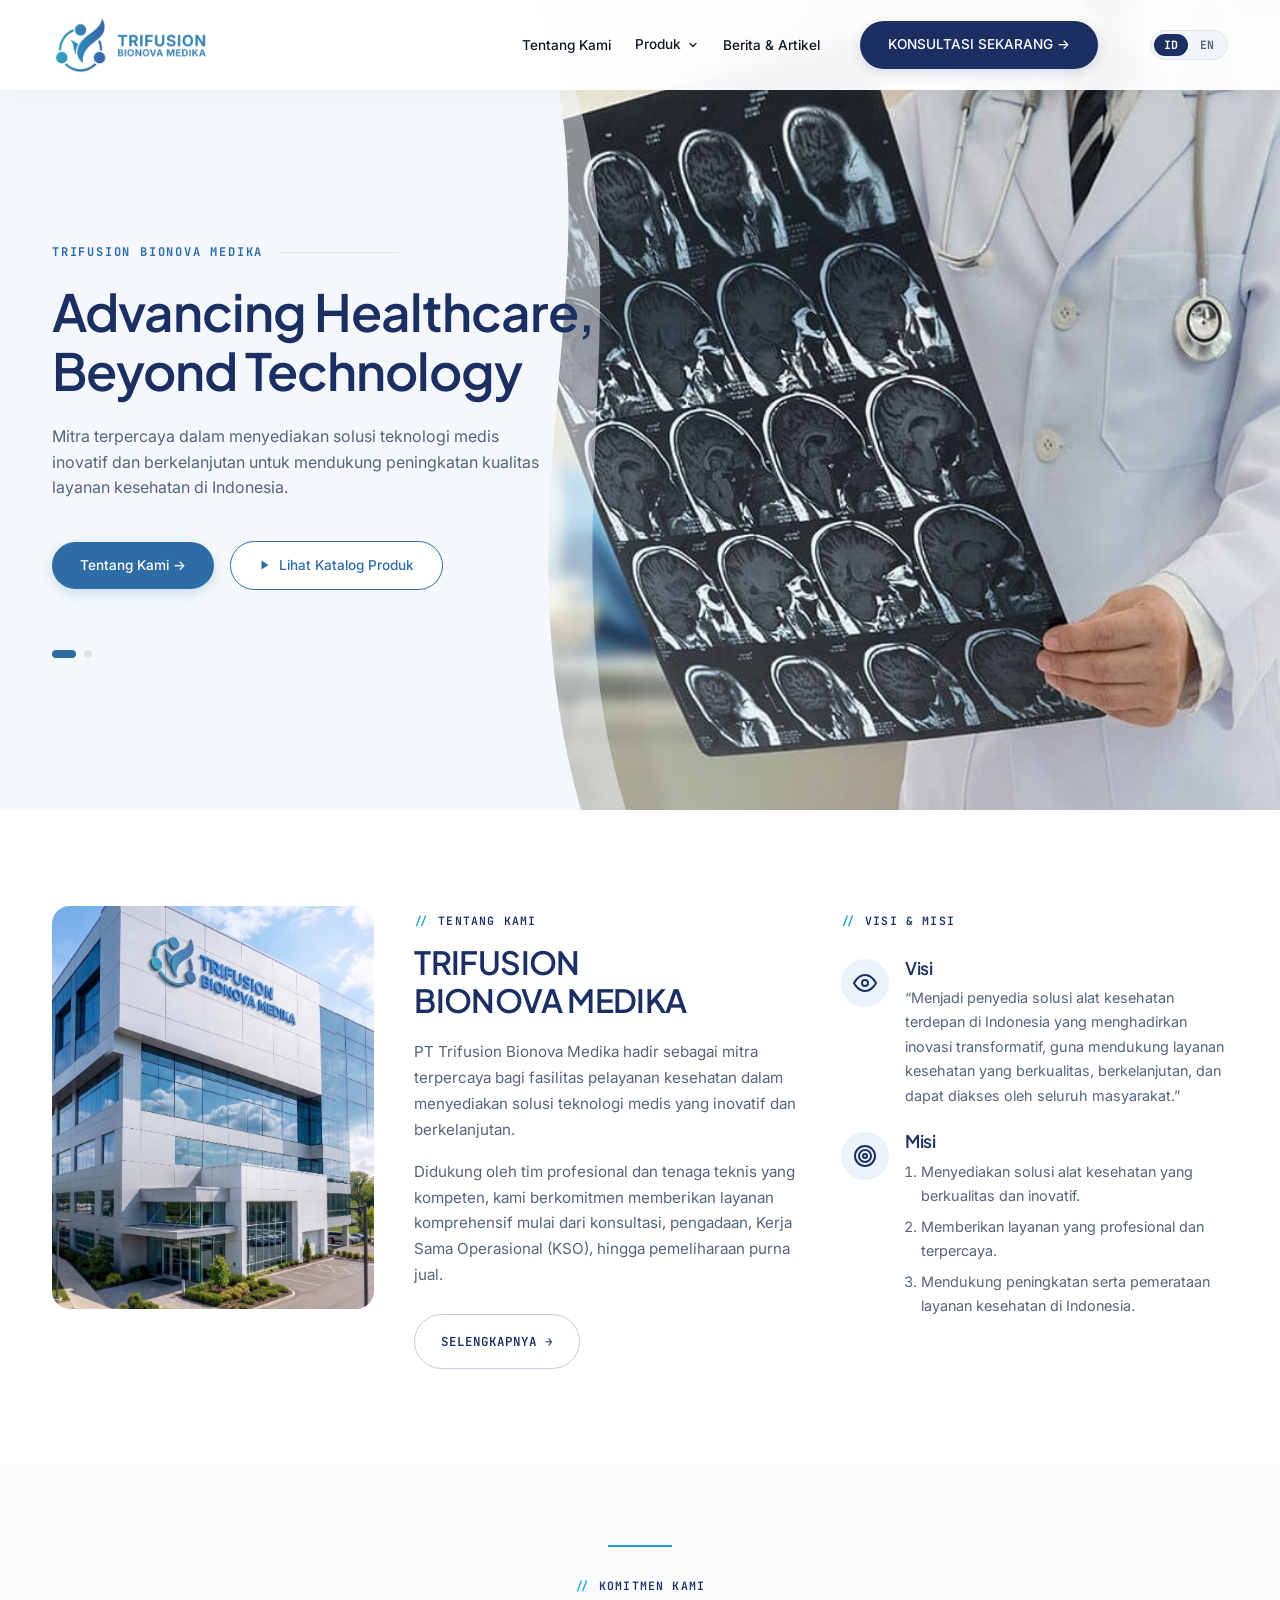
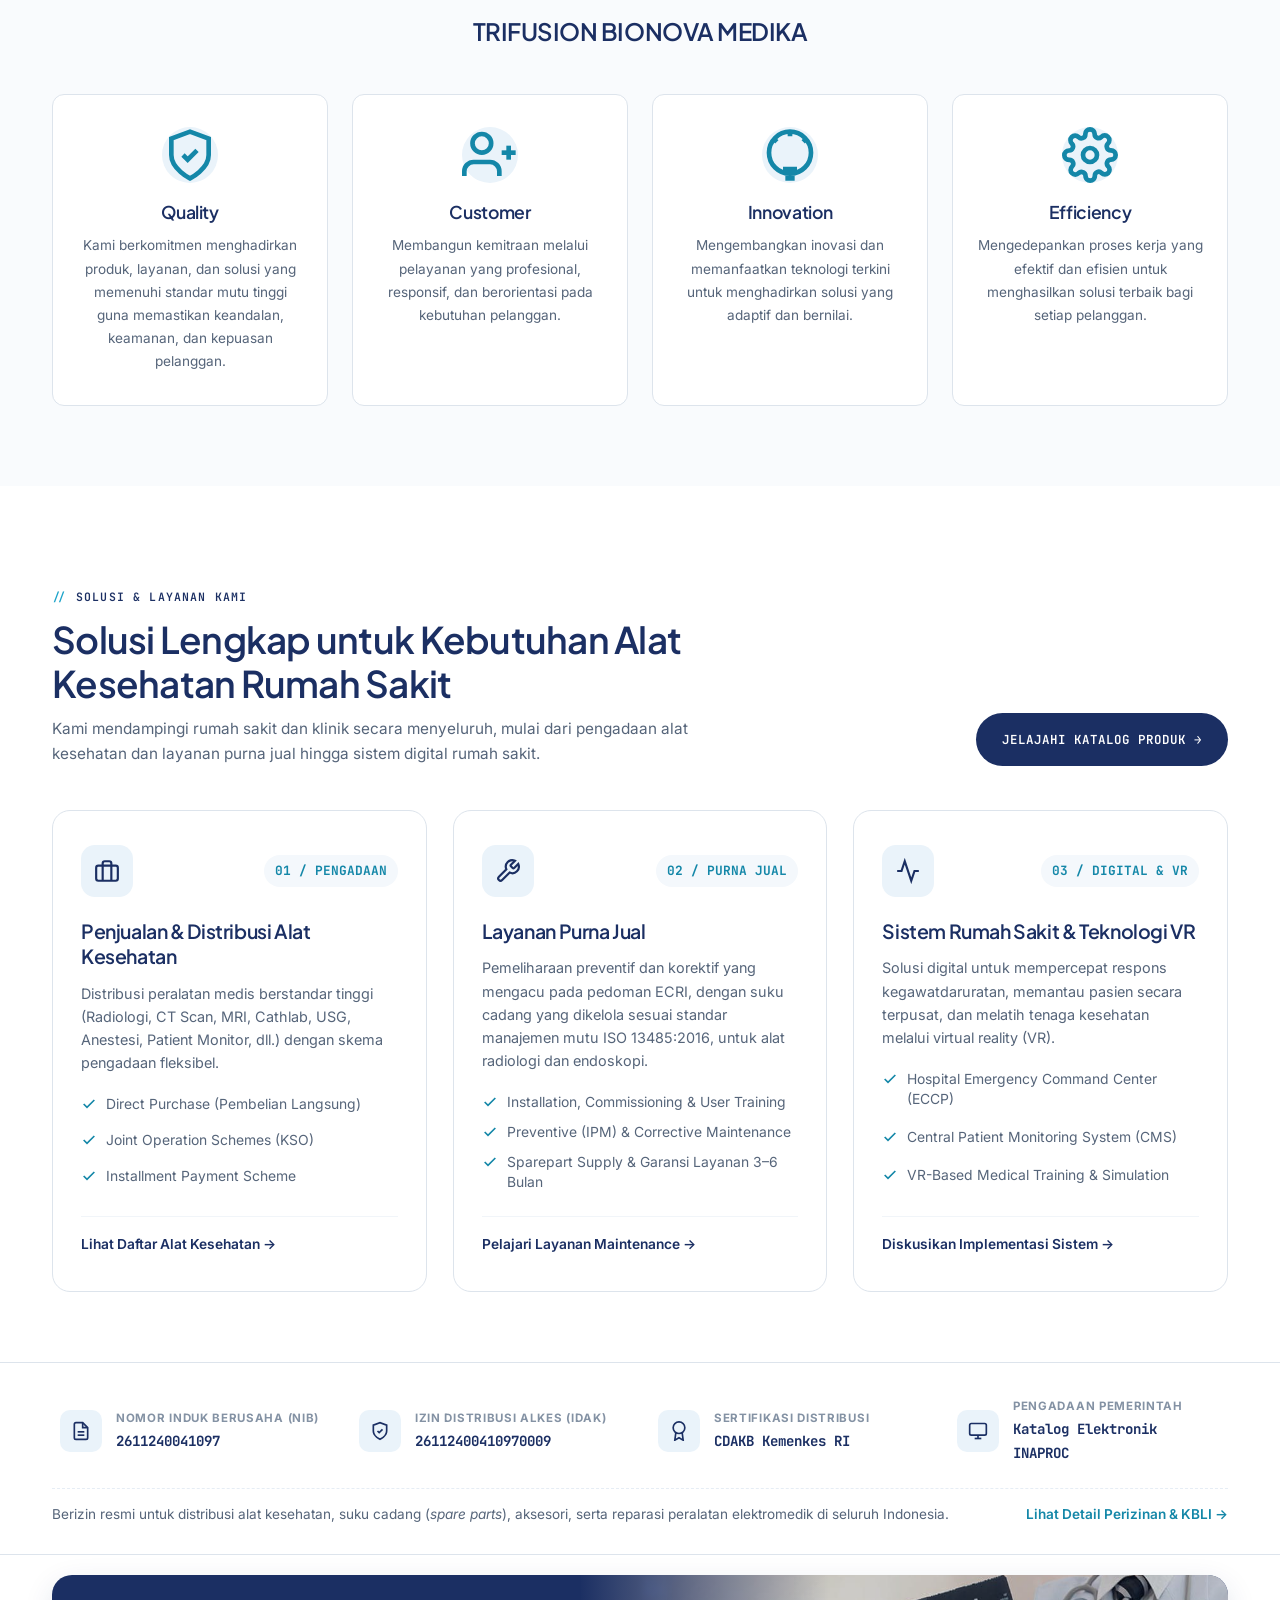
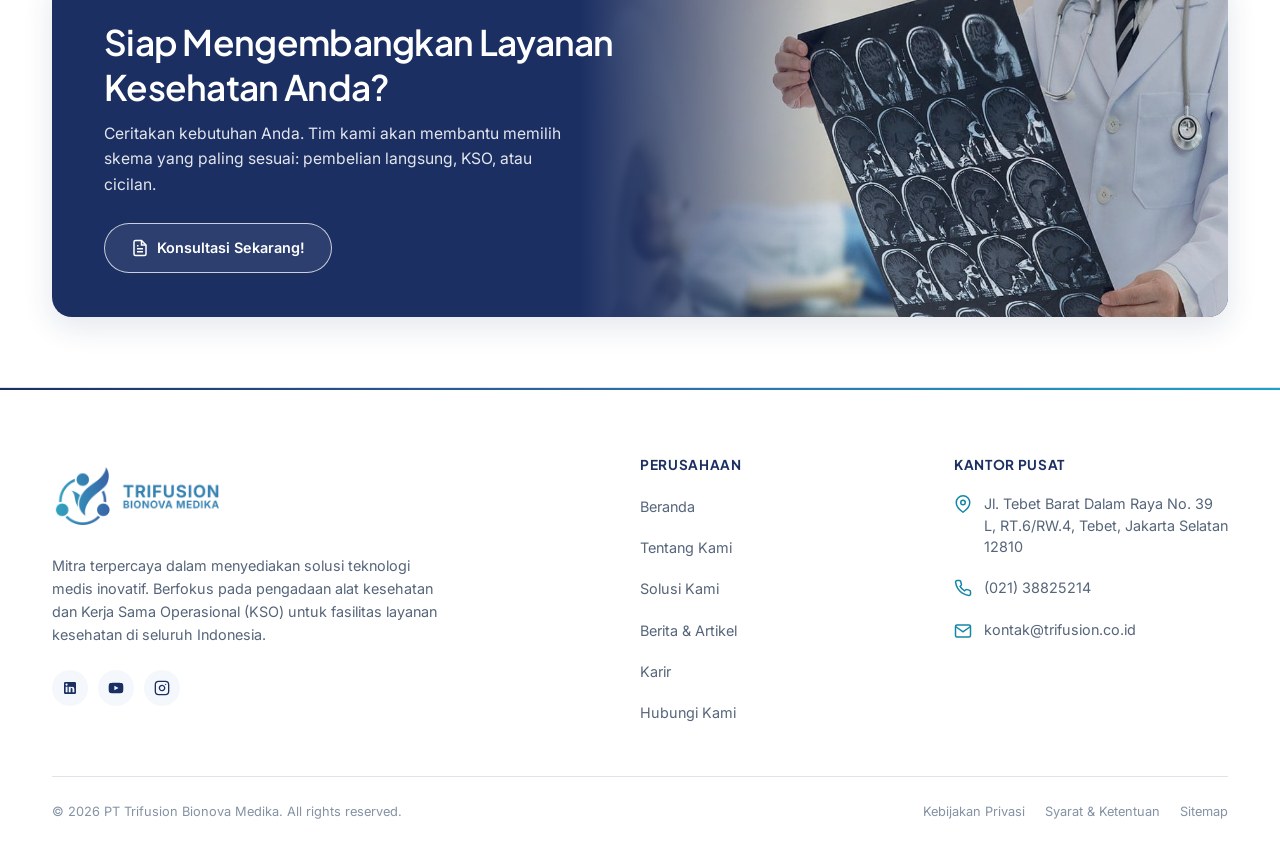
<file: index.html>
<!DOCTYPE html>
<html lang="id">
<head>
  <meta charset="UTF-8">
  <meta name="viewport" content="width=device-width, initial-scale=1.0">
  <title>Trifusion Bionova Medika — Advancing Healthcare, Beyond Technology</title>
  <meta name="description" content="Mitra terpercaya dalam menyediakan solusi teknologi medis inovatif, pengadaan alat kesehatan, Kerja Sama Operasional (KSO), dan layanan pemeliharaan di Indonesia.">
  <link rel="icon" type="image/png" href="assets/img/trifusion-icon.png">

  <link rel="preconnect" href="https://fonts.googleapis.com">
  <link rel="preconnect" href="https://fonts.gstatic.com" crossorigin>
  <link href="https://fonts.googleapis.com/css2?family=Inter:wght@400;500;600;700&family=Plus+Jakarta+Sans:wght@500;600;700&family=JetBrains+Mono:wght@400;500;600&display=swap" rel="stylesheet">

  <link rel="stylesheet" href="css/style.css">
  <link rel="stylesheet" href="css/responsive.css">

  <style>
    /* HERO OVERRIDES */
    .hero-custom {
      position: relative;
      min-height: 90vh;
      display: flex;
      align-items: center;
      background: #f4f8fc;
      overflow: hidden;
      padding-top: 90px;
    }
    .hero-custom__image-side {
      position: absolute; top: 0; right: 0; width: 58%; height: 100%; z-index: 1;
    }
    .hero-custom__image-side img {
      width: 100%; height: 100%; object-fit: cover; object-position: right center;
    }
    .hero-custom__wave {
      position: absolute; top: 0; left: -2px; height: 100%; width: 180px; z-index: 2;
    }
    .hero-custom__container { position: relative; z-index: 3; width: 100%; }
    .hero-custom__content { max-width: 550px; }
    .hero-custom__eyebrow { display: flex; align-items: center; gap: 16px; margin-bottom: 20px; }
    .hero-custom__eyebrow span:first-child {
      font-family: var(--font-mono); font-size: 0.75rem; font-weight: 700; letter-spacing: 0.15em; color: #2E6CA6;
    }
    .hero-custom__eyebrow .line { flex: 1; height: 1px; background: #DDE4EC; max-width: 120px; }
    .hero-custom h1 {
      font-family: var(--font-display); font-size: clamp(2.5rem, 4vw, 3.8rem); color: #1B2F63;
      line-height: 1.15; margin-bottom: 24px; letter-spacing: -0.02em;
    }
    .hero-custom p {
      font-family: var(--font-body); font-size: 1rem; color: #56657A; margin-bottom: 40px; line-height: 1.6;
    }
    .hero-custom__actions { display: flex; gap: 16px; align-items: center; margin-bottom: 60px; flex-wrap: wrap; }
    .btn-hero {
      display: inline-flex; align-items: center; gap: 8px; padding: 12px 28px;
      border-radius: 30px; font-weight: 500; font-size: 0.85rem; transition: all 0.3s; text-decoration: none;
    }
    .btn-hero--solid { background: #2E6CA6; color: #fff; box-shadow: 0 4px 12px rgba(46, 108, 166, 0.2); }
    .btn-hero--solid:hover { background: #1B2F63; transform: translateY(-2px); color: #fff; }
    .btn-hero--outline { background: #fff; color: #2E6CA6; border: 1px solid #2E6CA6; }
    .btn-hero--outline:hover { background: #f4f8fc; }
    .btn-hero--outline svg { width: 12px; height: 12px; }
    .hero-custom__dots { display: flex; gap: 8px; }
    .hero-custom__dots .dot { width: 8px; height: 8px; border-radius: 50%; background: #DDE4EC; transition: 0.3s; cursor: pointer; }
    .hero-custom__dots .dot.active { width: 24px; border-radius: 4px; background: #2E6CA6; }

    @media (max-width: 900px) {
      .hero-custom__image-side { width: 100%; opacity: 0.15; }
      .hero-custom__wave { display: none; }
      .hero-custom__content { padding: 40px 0; max-width: 100%; }
    }

    /* LEGALITAS STRIP */
    .legal-strip { background: #ffffff; border-top: 1px solid var(--color-border); border-bottom: 1px solid var(--color-border); padding: 28px 0; }
    .legal-strip__inner { display: grid; grid-template-columns: repeat(4, 1fr); gap: 20px; align-items: center; }
    .legal-item { display: flex; align-items: center; gap: 14px; padding: 6px 8px; }
    .legal-item__icon { width: 42px; height: 42px; border-radius: 10px; background: #eaf3fa; color: var(--color-primary); display: grid; place-items: center; flex-shrink: 0; }
    .legal-item__icon svg { width: 20px; height: 20px; }
    .legal-item__label { display: block; font-size: 0.72rem; font-weight: 700; text-transform: uppercase; letter-spacing: 0.06em; color: var(--color-text-light); margin-bottom: 2px; }
    .legal-item__value { display: block; font-family: var(--font-mono); font-size: 0.88rem; font-weight: 700; color: var(--color-primary); }
    .legal-strip__foot { margin-top: 16px; padding-top: 14px; border-top: 1px dashed #e6edf5; display: flex; justify-content: space-between; align-items: center; flex-wrap: wrap; gap: 12px; font-size: 0.85rem; color: var(--color-text); }
    .legal-strip__foot a { font-weight: 600; color: var(--color-accent-600); text-decoration: none; }
    .legal-strip__foot a:hover { color: var(--color-primary); }

    /* About, Vision & Mission */
    .about-vismis { padding: 96px 0; background: #fff; }
    .about-vismis__grid { display: grid; grid-template-columns: 1fr 1.2fr 1.2fr; gap: 40px; align-items: start; }
    .av-media { border-radius: var(--radius-lg); overflow: hidden; aspect-ratio: 4/5; }
    .av-media img { width: 100%; height: 100%; object-fit: cover; }
    .av-text .eyebrow { margin-bottom: 12px; }
    .av-text h2 { color: var(--color-primary); font-size: 2rem; margin-bottom: 20px; line-height: 1.2; }
    .av-text p { font-size: 0.95rem; margin-bottom: 16px; color: var(--color-text); }
    .av-vismis .eyebrow { margin-bottom: 12px; }
    .vm-item { display: flex; gap: 16px; margin-bottom: 24px; margin-top: 16px; }
    .vm-icon { width: 48px; height: 48px; flex-shrink: 0; background: #eaf3fa; color: var(--color-primary); border-radius: 50%; display: grid; place-items: center; }
    .vm-icon svg { width: 24px; height: 24px; }
    .vm-content h3 { font-size: 1.1rem; color: var(--color-primary); margin-bottom: 8px; }
    .vm-content p, .vm-content ol { font-size: 0.9rem; color: var(--color-text); }
    .vm-content ol { padding-left: 16px; }
    .vm-content ol li { margin-bottom: 6px; }

    /* Komitmen */
    .komitmen { padding: 80px 0; background: #f9fbfd; text-align: center; }
    .komitmen .section-head { margin: 0 auto 50px; text-align: center; }
    .komitmen .section-head::before { left: 50%; transform: translateX(-50%); }
    .komitmen h2 { color: var(--color-primary); }
    .komitmen__grid { display: grid; grid-template-columns: repeat(4, 1fr); gap: 24px; }
    .k-card { background: #fff; padding: 32px 24px; border-radius: var(--radius); border: 1px solid var(--color-border); text-align: center; transition: transform var(--transition), box-shadow var(--transition); }
    .k-card:hover { transform: translateY(-5px); box-shadow: var(--shadow); }
    .k-icon { width: 56px; height: 56px; margin: 0 auto 20px; background: #eaf3fa; color: var(--color-accent-600); border-radius: 50%; display: grid; place-items: center; }
    .k-card h3 { font-size: 1.1rem; color: var(--color-primary); margin-bottom: 12px; }
    .k-card p { font-size: 0.85rem; color: var(--color-text); }

    /* 3 Pilar Layanan */
    .pillars-sec { padding: 96px 0 70px; background: #ffffff; }
    .pillars-head { display: flex; justify-content: space-between; align-items: flex-end; gap: 24px; flex-wrap: wrap; margin-bottom: 44px; }
    .pillars-head__text { max-width: 640px; }
    .pillars-head__text .eyebrow { color: var(--color-primary); letter-spacing: 0.1em; background: none; margin-bottom: 10px; }
    .pillars-head__text h2 { font-size: clamp(1.85rem, 3vw, 2.3rem); color: var(--color-primary); line-height: 1.2; margin: 0 0 12px; letter-spacing: -0.02em; }
    .pillars-head__text p { font-size: 0.96rem; color: var(--color-text); line-height: 1.6; margin: 0; }
    .pillars-grid { display: grid; grid-template-columns: repeat(3, 1fr); gap: 26px; }
    .pillar-card { background: #ffffff; border: 1px solid var(--color-border); border-radius: 18px; padding: 34px 28px; display: flex; flex-direction: column; transition: transform 0.25s ease, box-shadow 0.25s ease, border-color 0.25s ease; }
    .pillar-card:hover { transform: translateY(-6px); border-color: var(--color-accent-600); box-shadow: 0 16px 32px rgba(27, 47, 99, 0.07); }
    .pillar-card__top { display: flex; justify-content: space-between; align-items: center; margin-bottom: 22px; }
    .pillar-card__icon { width: 52px; height: 52px; border-radius: 14px; background: #eaf3fa; color: var(--color-primary); display: grid; place-items: center; }
    .pillar-card__icon svg { width: 26px; height: 26px; }
    .pillar-card__num { font-family: var(--font-mono); font-size: 0.8rem; font-weight: 700; color: var(--color-accent-600); background: #f4f8fc; padding: 5px 11px; border-radius: 20px; }
    .pillar-card h3 { font-size: 1.22rem; color: var(--color-primary); margin: 0 0 12px; line-height: 1.3; }
    .pillar-card > p { font-size: 0.9rem; color: var(--color-text); line-height: 1.6; margin: 0 0 20px; }
    .pillar-list { list-style: none; padding: 0; margin: 0 0 24px; display: grid; gap: 10px; flex: 1; }
    .pillar-list li { display: flex; align-items: flex-start; gap: 9px; font-size: 0.87rem; color: var(--color-text); line-height: 1.45; }
    .pillar-list svg { width: 16px; height: 16px; color: var(--color-accent-600); flex-shrink: 0; margin-top: 2px; }
    .pillar-card__link { font-size: 0.86rem; font-weight: 600; color: var(--color-primary); text-decoration: none; display: inline-flex; align-items: center; gap: 6px; padding-top: 16px; border-top: 1px solid #f1f5f9; transition: color 0.2s; }
    .pillar-card__link:hover { color: var(--color-accent-600); }

    /* KSO Banner CTA refinement */
    .kso-banner__content h2 { margin-bottom: 12px; }
    .kso-banner__content p { color: rgba(255, 255, 255, 0.88); font-size: 0.98rem; line-height: 1.6; max-width: 460px; margin: 0 0 26px; }

    @media (max-width: 992px) {
      .legal-strip__inner { grid-template-columns: repeat(2, 1fr); }
      .pillars-grid { grid-template-columns: 1fr; }
    }
    @media (max-width: 900px) {
      .about-vismis__grid { grid-template-columns: 1fr; gap: 40px; }
      .komitmen__grid { grid-template-columns: repeat(2, 1fr); }
    }
    @media (max-width: 600px) {
      .legal-strip__inner, .komitmen__grid { grid-template-columns: 1fr; }
    }
  </style>
</head>
<body>

  <!-- ===== Header ===== -->
  <header class="header">
    <div class="container">
      <a href="index.html" aria-label="Trifusion Bionova Medika — beranda" style="display: inline-flex; align-items: center;">
      <img src="assets/img/trifusion_new_logo.png" alt="Trifusion Bionova Medika" class="header-logo-img">
      </a>

      <nav class="nav" aria-label="Navigasi utama">
        <ul class="nav__list">
          <li><a class="nav__link" href="about.html" data-i18n="nav.about">Tentang Kami</a></li>
          <li><a class="nav__link" href="products.html"><span data-i18n="nav.products">Produk</span></a></li>
          <li><a class="nav__link" href="articles.html" data-i18n="nav.articles">Berita &amp; Artikel</a></li>
        </ul>
        <a class="btn btn--konsultasi" href="contact.html" data-i18n="nav.cta">Konsultasi Sekarang &rarr;</a>
      </nav>

      <button class="burger" aria-label="Buka menu" aria-expanded="false">
        <span></span><span></span><span></span>
      </button>
    </div>
  </header>
  <div class="nav-backdrop"></div>

  <main>
    <!-- ===== 1. Hero ===== -->
    <section class="hero-custom">
      <div class="hero-custom__image-side" id="heroImageSide">
        <div class="hero-custom__slider" id="heroSlider">
          <img src="assets/img/Radiologi.jpg" alt="Medical Technology" class="active">
          <img src="assets/img/MesinAnas.jpg" alt="Mesin Anasthesia">
        </div>
        
        <svg class="hero-custom__wave" viewBox="0 0 200 1080" preserveAspectRatio="none">
          <path d="M0,0 C150,300 0,700 100,1080 L0,1080 L0,0 Z" fill="rgba(244, 248, 252, 0.5)" />
          <path d="M0,0 C100,350 -50,650 50,1080 L0,1080 L0,0 Z" fill="#f4f8fc" />
        </svg>
      </div>

      <div class="container hero-custom__container">
        <div class="hero-custom__content" data-reveal="left">
          <div class="hero-custom__eyebrow">
            <span>TRIFUSION BIONOVA MEDIKA</span>
            <span class="line"></span>
          </div>
          <h1 data-i18n="idx.hero.title">Advancing Healthcare,<br>Beyond Technology</h1>
          <p data-i18n="idx.hero.desc">
            Mitra terpercaya dalam menyediakan solusi teknologi medis inovatif dan berkelanjutan untuk mendukung peningkatan kualitas layanan kesehatan di Indonesia.
          </p>
          <div class="hero-custom__actions">
            <a class="btn-hero btn-hero--solid" href="contact.html" data-i18n="idx.hero.btnAbout">Konsultasi Sekarang &rarr;</a>
            <a class="btn-hero btn-hero--outline" href="products.html">
              <svg viewBox="0 0 24 24" fill="currentColor"><polygon points="5 3 19 12 5 21 5 3"></polygon></svg>
              <span data-i18n="idx.hero.btnCatalog">Lihat Katalog Produk</span>
            </a>
          </div>
          
          <div class="hero-custom__dots" id="heroDots">
            <span class="dot active" onclick="changeHeroSlide(0)"></span>
            <span class="dot" onclick="changeHeroSlide(1)"></span>
          </div>
        </div>
      </div>
    </section>

    <!-- ===== 2. Tentang Kami, Visi & Misi ===== -->
    <section class="about-vismis">
      <div class="container about-vismis__grid">
        <div class="av-media" data-reveal>
          <img src="assets/img/OLA.png" alt="Gedung Trifusion Bionova Medika">
        </div>
        
        <div class="av-text" data-reveal data-reveal-delay="1">
          <span class="eyebrow" style="color: var(--color-primary); letter-spacing: 0.1em; background: none;" data-i18n="idx.about.eyebrow">TENTANG KAMI</span>
          <h2>TRIFUSION<br>BIONOVA MEDIKA</h2>
          <p data-i18n="idx.about.p1">PT Trifusion Bionova Medika hadir sebagai mitra terpercaya bagi fasilitas pelayanan kesehatan dalam menyediakan solusi teknologi medis yang inovatif dan berkelanjutan.</p>
          <p data-i18n="idx.about.p2">Didukung oleh tim profesional dan tenaga teknis yang kompeten, kami berkomitmen memberikan layanan komprehensif mulai dari konsultasi, pengadaan, Kerja Sama Operasional (KSO), hingga pemeliharaan purna jual.</p>
          <a class="btn btn--outline" style="border-radius: 30px; margin-top: 10px;" href="about.html" data-i18n="idx.about.btn">Selengkapnya &rarr;</a>
        </div>

        <div class="av-vismis" data-reveal data-reveal-delay="2">
          <span class="eyebrow" style="color: var(--color-primary); letter-spacing: 0.1em; background: none;" data-i18n="idx.vm.eyebrow">VISI &amp; MISI</span>
          
          <div class="vm-item">
            <div class="vm-icon">
              <svg viewBox="0 0 24 24" fill="none" stroke="currentColor" stroke-width="2" stroke-linecap="round" stroke-linejoin="round"><path d="M1 12s4-8 11-8 11 8 11 8-4 8-11 8-11-8-11-8z"/><circle cx="12" cy="12" r="3"/></svg>
            </div>
            <div class="vm-content">
              <h3 data-i18n="idx.vm.vTitle">Visi</h3>
              <p data-i18n="idx.vm.vDesc">“Menjadi penyedia solusi alat kesehatan terdepan di Indonesia yang menghadirkan inovasi transformatif, guna mendukung layanan kesehatan yang berkualitas, berkelanjutan, dan dapat diakses oleh seluruh masyarakat.”</p>
            </div>
          </div>

          <div class="vm-item">
            <div class="vm-icon">
              <svg viewBox="0 0 24 24" fill="none" stroke="currentColor" stroke-width="2" stroke-linecap="round" stroke-linejoin="round"><circle cx="12" cy="12" r="10"/><circle cx="12" cy="12" r="6"/><circle cx="12" cy="12" r="2"/></svg>
            </div>
            <div class="vm-content">
              <h3 data-i18n="idx.vm.mTitle">Misi</h3>
              <ol>
                <li data-i18n="idx.vm.m1">Menyediakan solusi alat kesehatan yang berkualitas dan inovatif.</li>
                <li data-i18n="idx.vm.m2">Memberikan layanan yang profesional dan terpercaya.</li>
                <li data-i18n="idx.vm.m3">Mendukung peningkatan serta pemerataan layanan kesehatan di Indonesia.</li>
              </ol>
            </div>
          </div>
        </div>
      </div>
    </section>

    <!-- ===== 3. Komitmen Kami ===== -->
    <section id="komitmen" class="komitmen">
      <div class="container">
        <div class="section-head" data-reveal>
          <span class="eyebrow" style="color: var(--color-primary); letter-spacing: 0.1em;" data-i18n="val.eyebrow">KOMITMEN KAMI</span>
          <h2>TRIFUSION BIONOVA MEDIKA</h2>
        </div>
        
        <div class="komitmen__grid">
          <div class="k-card" data-reveal data-reveal-delay="1">
            <div class="k-icon">
              <svg viewBox="0 0 24 24" fill="none" stroke="currentColor" stroke-width="2"><path d="M12 22s8-4 8-10V5l-8-3-8 3v7c0 6 8 10 8 10z"/><polyline points="9 12 11 14 15 10"/></svg>
            </div>
            <h3>Quality</h3>
            <p data-i18n="val.q.desc">Kami berkomitmen menghadirkan produk, layanan, dan solusi yang memenuhi standar mutu tinggi guna memastikan keandalan, keamanan, dan kepuasan pelanggan.</p>
          </div>
          
          <div class="k-card" data-reveal data-reveal-delay="2">
            <div class="k-icon">
              <svg viewBox="0 0 24 24" fill="none" stroke="currentColor" stroke-width="2"><path d="M16 21v-2a4 4 0 0 0-4-4H5a4 4 0 0 0-4 4v2"/><circle cx="8.5" cy="7" r="4"/><line x1="20" y1="8" x2="20" y2="14"/><line x1="23" y1="11" x2="17" y2="11"/></svg>
            </div>
            <h3>Customer</h3>
            <p data-i18n="val.c.desc">Membangun kemitraan melalui pelayanan yang profesional, responsif, dan berorientasi pada kebutuhan pelanggan.</p>
          </div>

          <div class="k-card" data-reveal data-reveal-delay="3">
            <div class="k-icon">
              <svg viewBox="0 0 24 24" fill="none" stroke="currentColor" stroke-width="2"><path d="M9 18h6M10 22h4M21 11a9 9 0 1 1-18 0 9 9 0 0 1 18 0z"/><path d="M12 2v2M19.07 4.93l-1.41 1.41M4.93 4.93l1.41 1.41"/></svg>
            </div>
            <h3>Innovation</h3>
            <p data-i18n="val.i.desc">Mengembangkan inovasi dan memanfaatkan teknologi terkini untuk menghadirkan solusi yang adaptif dan bernilai.</p>
          </div>

          <div class="k-card" data-reveal data-reveal-delay="4">
            <div class="k-icon">
              <svg viewBox="0 0 24 24" fill="none" stroke="currentColor" stroke-width="2"><circle cx="12" cy="12" r="3"/><path d="M19.4 15a1.65 1.65 0 0 0 .33 1.82l.06.06a2 2 0 0 1 0 2.83 2 2 0 0 1-2.83 0l-.06-.06a1.65 1.65 0 0 0-1.82-.33 1.65 1.65 0 0 0-1 1.51V21a2 2 0 0 1-2 2 2 2 0 0 1-2-2v-.09A1.65 1.65 0 0 0 9 19.4a1.65 1.65 0 0 0-1.82.33l-.06.06a2 2 0 0 1-2.83 0 2 2 0 0 1 0-2.83l.06-.06a1.65 1.65 0 0 0 .33-1.82 1.65 1.65 0 0 0-1.51-1H3a2 2 0 0 1-2-2 2 2 0 0 1 2-2h.09A1.65 1.65 0 0 0 4.6 9a1.65 1.65 0 0 0-.33-1.82l-.06-.06a2 2 0 0 1 0-2.83 2 2 0 0 1 2.83 0l.06.06a1.65 1.65 0 0 0 1.82.33H9a1.65 1.65 0 0 0 1-1.51V3a2 2 0 0 1 2-2 2 2 0 0 1 2 2v.09a1.65 1.65 0 0 0 1 1.51 1.65 1.65 0 0 0 1.82-.33l.06-.06a2 2 0 0 1 2.83 0 2 2 0 0 1 0 2.83l-.06.06a1.65 1.65 0 0 0-.33 1.82V9a1.65 1.65 0 0 0 1.51 1H21a2 2 0 0 1 2 2 2 2 0 0 1-2 2h-.09a1.65 1.65 0 0 0-1.51 1z"/></svg>
            </div>
            <h3>Efficiency</h3>
            <p data-i18n="val.e.desc">Mengedepankan proses kerja yang efektif dan efisien untuk menghasilkan solusi terbaik bagi setiap pelanggan.</p>
          </div>
        </div>
      </div>
    </section>

    <!-- ===== 4. 3 Pilar Layanan Utama ===== -->
    <section class="pillars-sec" id="layanan">
      <div class="container">
        <div class="pillars-head" data-reveal>
          <div class="pillars-head__text">
            <span class="eyebrow" data-i18n="idx.pil.eyebrow">SOLUSI &amp; LAYANAN KAMI</span>
            <h2 data-i18n="idx.pil.title">Tiga Pilar Solusi Terintegrasi untuk Fasilitas Kesehatan</h2>
            <p data-i18n="idx.pil.sub">Kami mendampingi rumah sakit dan klinik secara menyeluruh—mulai dari skema pengadaan alat medis, pemeliharaan purna jual, hingga pengembangan sistem digital rumah sakit.</p>
          </div>
          <a class="btn btn--primary" style="border-radius: 30px;" href="products.html" data-i18n="idx.pil.btnAll">Jelajahi Katalog Produk &rarr;</a>
        </div>

        <div class="pillars-grid">
          <div class="pillar-card" data-reveal data-reveal-delay="1">
            <div class="pillar-card__top">
              <div class="pillar-card__icon">
                <svg viewBox="0 0 24 24" fill="none" stroke="currentColor" stroke-width="2"><rect x="2" y="7" width="20" height="14" rx="2" ry="2"/><path d="M16 21V5a2 2 0 0 0-2-2h-4a2 2 0 0 0-2 2v16"/></svg>
              </div>
              <span class="pillar-card__num" data-i18n="idx.pil.1.num">01 / PENGADAAN</span>
            </div>
            <h3 data-i18n="idx.pil.1.title">Penjualan &amp; Distribusi Alat Kesehatan</h3>
            <p data-i18n="idx.pil.1.desc">Distribusi peralatan medis berstandar tinggi (Radiologi, CT Scan, MRI, Cathlab, USG, Anestesi, Patient Monitor, dll.) dengan skema pengadaan fleksibel.</p>
            <ul class="pillar-list">
              <li><svg viewBox="0 0 24 24" fill="none" stroke="currentColor" stroke-width="2.5"><polyline points="20 6 9 17 4 12"/></svg><span data-i18n="idx.pil.1.l1">Direct Purchase (Pembelian Langsung)</span></li>
              <li><svg viewBox="0 0 24 24" fill="none" stroke="currentColor" stroke-width="2.5"><polyline points="20 6 9 17 4 12"/></svg><span data-i18n="idx.pil.1.l2">Joint Operation Schemes (KSO)</span></li>
              <li><svg viewBox="0 0 24 24" fill="none" stroke="currentColor" stroke-width="2.5"><polyline points="20 6 9 17 4 12"/></svg><span data-i18n="idx.pil.1.l3">Installment Payment Scheme</span></li>
            </ul>
            <a class="pillar-card__link" href="products.html" data-i18n="idx.pil.1.link">Lihat Daftar Alat Kesehatan &rarr;</a>
          </div>

          <div class="pillar-card" data-reveal data-reveal-delay="2">
            <div class="pillar-card__top">
              <div class="pillar-card__icon">
                <svg viewBox="0 0 24 24" fill="none" stroke="currentColor" stroke-width="2"><path d="M14.7 6.3a1 1 0 0 0 0 1.4l1.6 1.6a1 1 0 0 0 1.4 0l3.77-3.77a6 6 0 0 1-7.94 7.94l-6.91 6.91a2.12 2.12 0 0 1-3-3l6.91-6.91a6 6 0 0 1 7.94-7.94l-3.76 3.76z"/></svg>
              </div>
              <span class="pillar-card__num" data-i18n="idx.pil.2.num">02 / MAINTENANCE</span>
            </div>
            <h3 data-i18n="idx.pil.2.title">Layanan Purna Jual</h3>
            <p data-i18n="idx.pil.2.desc">Layanan pemeliharaan preventif dan korektif berpedoman ECRI serta suku cadang standar ISO 13485:2016 untuk Radiologi dan Endoscopy.</p>
            <ul class="pillar-list">
              <li><svg viewBox="0 0 24 24" fill="none" stroke="currentColor" stroke-width="2.5"><polyline points="20 6 9 17 4 12"/></svg><span data-i18n="idx.pil.2.l1">Installation, Commissioning &amp; User Training</span></li>
              <li><svg viewBox="0 0 24 24" fill="none" stroke="currentColor" stroke-width="2.5"><polyline points="20 6 9 17 4 12"/></svg><span data-i18n="idx.pil.2.l2">Preventive (IPM) &amp; Corrective Maintenance</span></li>
              <li><svg viewBox="0 0 24 24" fill="none" stroke="currentColor" stroke-width="2.5"><polyline points="20 6 9 17 4 12"/></svg><span data-i18n="idx.pil.2.l3">Sparepart Supply &amp; Garansi Layanan 3–6 Bulan</span></li>
            </ul>
            <a class="pillar-card__link" href="about.html#solutions" data-i18n="idx.pil.2.link">Pelajari Layanan Maintenance &rarr;</a>
          </div>

          <div class="pillar-card" data-reveal data-reveal-delay="3">
            <div class="pillar-card__top">
              <div class="pillar-card__icon">
                <svg viewBox="0 0 24 24" fill="none" stroke="currentColor" stroke-width="2"><polyline points="22 12 18 12 15 21 9 3 6 12 2 12"/></svg>
              </div>
              <span class="pillar-card__num" data-i18n="idx.pil.3.num">03 / DIGITAL &amp; VR</span>
            </div>
            <h3 data-i18n="idx.pil.3.title">Sistem Rumah Sakit &amp; Teknologi VR</h3>
            <p data-i18n="idx.pil.3.desc">Ekosistem digital untuk mempercepat respons kegawatdaruratan, pemantauan pasien terpusat, serta pelatihan klinis berbasis Virtual Reality.</p>
            <ul class="pillar-list">
              <li><svg viewBox="0 0 24 24" fill="none" stroke="currentColor" stroke-width="2.5"><polyline points="20 6 9 17 4 12"/></svg><span data-i18n="idx.pil.3.l1">Hospital Emergency Command Center (ECCP)</span></li>
              <li><svg viewBox="0 0 24 24" fill="none" stroke="currentColor" stroke-width="2.5"><polyline points="20 6 9 17 4 12"/></svg><span data-i18n="idx.pil.3.l2">Central Patient Monitoring System (CMS)</span></li>
              <li><svg viewBox="0 0 24 24" fill="none" stroke="currentColor" stroke-width="2.5"><polyline points="20 6 9 17 4 12"/></svg><span data-i18n="idx.pil.3.l3">VR-Based Medical Training &amp; Simulation</span></li>
            </ul>
            <a class="pillar-card__link" href="contact.html" data-i18n="idx.pil.3.link">Diskusikan Implementasi Sistem &rarr;</a>
          </div>
        </div>
      </div>
    </section>


    <!-- ===== 5                                                                                                                                                                                                                                                                                                                                                                                                                                                                                     . Legalitas & Perizinan Resmi ===== -->
    <section class="legal-strip" aria-label="Perizinan dan Legalitas Resmi">
      <div class="container">
        <div class="legal-strip__inner" data-reveal>
          <div class="legal-item">
            <div class="legal-item__icon">
              <svg viewBox="0 0 24 24" fill="none" stroke="currentColor" stroke-width="2"><path d="M14 2H6a2 2 0 0 0-2 2v16a2 2 0 0 0 2 2h12a2 2 0 0 0 2-2V8z"/><polyline points="14 2 14 8 20 8"/><line x1="16" y1="13" x2="8" y2="13"/><line x1="16" y1="17" x2="8" y2="17"/></svg>
            </div>
            <div>
              <span class="legal-item__label" data-i18n="idx.legal.nib">Nomor Induk Berusaha (NIB)</span>
              <span class="legal-item__value">2611240041097</span>
            </div>
          </div>

          <div class="legal-item">
            <div class="legal-item__icon">
              <svg viewBox="0 0 24 24" fill="none" stroke="currentColor" stroke-width="2"><path d="M12 22s8-4 8-10V5l-8-3-8 3v7c0 6 8 10 8 10z"/><polyline points="9 12 11 14 15 10"/></svg>
            </div>
            <div>
              <span class="legal-item__label" data-i18n="idx.legal.idak">Izin Distribusi Alkes (IDAK)</span>
              <span class="legal-item__value">26112400410970009</span>
            </div>
          </div>

          <div class="legal-item">
            <div class="legal-item__icon">
              <svg viewBox="0 0 24 24" fill="none" stroke="currentColor" stroke-width="2"><circle cx="12" cy="8" r="7"/><polyline points="8.21 13.89 7 23 12 20 17 23 15.79 13.88"/></svg>
            </div>
            <div>
              <span class="legal-item__label" data-i18n="idx.legal.cdakb">Sertifikasi Distribusi</span>
              <span class="legal-item__value" data-i18n="idx.legal.cdakbVal">CDAKB Kemenkes RI</span>
            </div>
          </div>

          <div class="legal-item">
            <div class="legal-item__icon">
              <svg viewBox="0 0 24 24" fill="none" stroke="currentColor" stroke-width="2"><rect x="2" y="3" width="20" height="14" rx="2" ry="2"/><line x1="8" y1="21" x2="16" y2="21"/><line x1="12" y1="17" x2="12" y2="21"/></svg>
            </div>
            <div>
              <span class="legal-item__label" data-i18n="idx.legal.gov">Pengadaan Pemerintah</span>
              <span class="legal-item__value" data-i18n="idx.legal.govVal">Katalog Elektronik INAPROC</span>
            </div>
          </div>
        </div>

        <div class="legal-strip__foot">
          <span data-i18n="idx.legal.note">Berizin resmi untuk distribusi alat kesehatan, suku cadang (<em>spare parts</em>), aksesori, serta reparasi peralatan elektromedik di seluruh Indonesia.</span>
          <a href="about.html#legality" data-i18n="idx.legal.link">Lihat Detail Perizinan &amp; KBLI &rarr;</a>
        </div>
      </div>
    </section>

    <!-- ===== 6. KSO Banner CTA Section ===== -->
    <section class="container" style="margin-top: 20px; margin-bottom: 70px;">
      <div class="kso-banner">
        <div class="kso-banner__content">
          <h2 data-i18n="idx.cta.title">Siap Mengembangkan Layanan<br>Kesehatan Anda?</h2>
          <p data-i18n="idx.cta.desc">Ceritakan kebutuhan Anda. Tim kami akan membantu memilih skema yang paling sesuai: pembelian langsung, KSO, atau cicilan.</p>
          <a href="contact.html?topik=kso" class="btn-kso-outline">
            <svg viewBox="0 0 24 24" width="18" height="18" fill="none" stroke="currentColor" stroke-width="2"><path d="M14 2H6a2 2 0 0 0-2 2v16a2 2 0 0 0 2 2h12a2 2 0 0 0 2-2V8z"></path><polyline points="14 2 14 8 20 8"></polyline><line x1="16" y1="13" x2="8" y2="13"></line><line x1="16" y1="17" x2="8" y2="17"></line><polyline points="10 9 9 9 8 9"></polyline></svg>
            <span data-i18n="idx.cta.btn">Konsultasi Sekarang!</span>
          </a>
        </div>
        <div class="kso-banner__image">
          <img src="assets/img/Radiologi.jpg" alt="Healthcare Solutions Partnership">
        </div>
      </div>
    </section>
  </main>

  <!-- ===== Footer ===== -->
  <footer class="footer" style="padding: 70px 0 30px; background: #ffffff; border-top: 1px solid var(--color-border); position: relative; z-index: 10;">
    <div class="container">
      <div style="display: grid; grid-template-columns: repeat(auto-fit, minmax(220px, 1fr)); gap: 40px; margin-bottom: 50px;">
        <div style="grid-column: 1 / -1; max-width: 400px;">
          <a href="index.html" style="display: inline-block; margin-top: -24px; margin-bottom: -12px; margin-left: -20px;">
          <img src="assets/img/trifusion_new_logo.png" alt="Trifusion Bionova Medika" style="width: 220px; height: auto; display: block;">
          </a>
          <p style="font-size: 0.9rem; line-height: 1.6; color: var(--color-text); margin-bottom: 24px;" data-i18n="footer.desc">
            Mitra terpercaya dalam menyediakan solusi teknologi medis inovatif. Berfokus pada pengadaan alat kesehatan dan Kerja Sama Operasional (KSO) untuk fasilitas layanan kesehatan di seluruh Indonesia.
          </p>
          <div style="display: flex; gap: 10px;">
            <a href="#" aria-label="LinkedIn" style="width: 36px; height: 36px; border-radius: 50%; background: #f4f8fc; display: flex; align-items: center; justify-content: center; color: var(--color-primary); transition: 0.3s;"><svg viewBox="0 0 24 24" fill="currentColor" style="width: 16px;"><path d="M19 3a2 2 0 0 1 2 2v14a2 2 0 0 1-2 2H5a2 2 0 0 1-2-2V5a2 2 0 0 1 2-2h14m-.5 15.5v-5.3a3.26 3.26 0 0 0-3.26-3.26c-.85 0-1.84.52-2.32 1.3v-1.11h-2.79v8.37h2.79v-4.93c0-.77.62-1.4 1.39-1.4a1.4 1.4 0 0 1 1.4 1.4v4.93h2.79M6.88 8.56a1.68 1.68 0 0 0 1.68-1.68c0-.93-.75-1.69-1.68-1.69a1.69 1.69 0 0 0-1.69 1.69c0 .93.76 1.68 1.69 1.68m1.39 9.94v-8.37H5.5v8.37h2.77z"/></svg></a>
            <a href="#" aria-label="YouTube" style="width: 36px; height: 36px; border-radius: 50%; background: #f4f8fc; display: flex; align-items: center; justify-content: center; color: var(--color-primary); transition: 0.3s;"><svg viewBox="0 0 24 24" fill="currentColor" style="width: 16px;"><path d="M22.54 6.42a2.78 2.78 0 0 0-1.94-1.94C18.88 4 12 4 12 4s-6.88 0-8.6.48a2.78 2.78 0 0 0-1.94 1.94C1 8.14 1 12 1 12s0 3.86.48 5.58a2.78 2.78 0 0 0 1.94 1.94C5.12 20 12 20 12 20s6.88 0 8.6-.48a2.78 2.78 0 0 0 1.94-1.94C23 15.86 23 12 23 12s0-3.86-.46-5.58zM9.54 15.54V8.46L15.82 12l-6.28 3.54z"/></svg></a>
            <a href="#" aria-label="Instagram" style="width: 36px; height: 36px; border-radius: 50%; background: #f4f8fc; display: flex; align-items: center; justify-content: center; color: var(--color-primary); transition: 0.3s;"><svg viewBox="0 0 24 24" fill="none" stroke="currentColor" stroke-width="2" stroke-linecap="round" stroke-linejoin="round" style="width: 16px;"><rect x="2" y="2" width="20" height="20" rx="5" ry="5"/><path d="M16 11.37A4 4 0 1 1 12.63 8 4 4 0 0 1 16 11.37z"/><line x1="17.5" y1="6.5" x2="17.51" y2="6.5"/></svg></a>
          </div>
        </div>

        <div>
          <h4 style="font-size: 0.85rem; font-family: var(--font-display); font-weight: 700; color: var(--color-primary); letter-spacing: 0.05em; text-transform: uppercase; margin-bottom: 20px;" data-i18n="footer.company">Perusahaan</h4>
          <ul style="display: grid; gap: 14px; padding: 0; margin: 0; list-style: none;">
            <li><a href="index.html" style="font-size: 0.9rem; color: var(--color-text); text-decoration: none; transition: color 0.2s;" data-i18n="nav.home">Beranda</a></li>
            <li><a href="about.html" style="font-size: 0.9rem; color: var(--color-text); text-decoration: none; transition: color 0.2s;" data-i18n="nav.about">Tentang Kami</a></li>
            <li><a href="products.html" style="font-size: 0.9rem; color: var(--color-text); text-decoration: none; transition: color 0.2s;" data-i18n="footer.solutions">Solusi Kami</a></li>
            <li><a href="articles.html" style="font-size: 0.9rem; color: var(--color-text); text-decoration: none; transition: color 0.2s;" data-i18n="nav.articles">Berita &amp; Artikel</a></li>
            <li><a href="career.html" style="font-size: 0.9rem; color: var(--color-text); text-decoration: none; transition: color 0.2s;" data-i18n="nav.career">Karir</a></li>
            <li><a href="contact.html" style="font-size: 0.9rem; color: var(--color-text); text-decoration: none; transition: color 0.2s;" data-i18n="footer.contact">Hubungi Kami</a></li>
          </ul>
        </div>

        <div>
          <h4 style="font-size: 0.85rem; font-family: var(--font-display); font-weight: 700; color: var(--color-primary); letter-spacing: 0.05em; text-transform: uppercase; margin-bottom: 20px;" data-i18n="footer.hq">Kantor Pusat</h4>
          <ul style="display: grid; gap: 18px; padding: 0; margin: 0; list-style: none;">
            <li style="display: flex; gap: 12px; align-items: flex-start;">
              <svg viewBox="0 0 24 24" fill="none" stroke="var(--color-accent-600)" stroke-width="2" style="width: 18px; margin-top: 2px; flex-shrink: 0;"><path d="M21 10c0 7-9 13-9 13s-9-6-9-13a9 9 0 0 1 18 0z"/><circle cx="12" cy="10" r="3"/></svg>
              <span style="font-size: 0.9rem; color: var(--color-text); line-height: 1.5;">Jl. Tebet Barat Dalam Raya No. 39 L, RT.6/RW.4, Tebet, Jakarta Selatan 12810</span>
            </li>
            <li style="display: flex; gap: 12px; align-items: center;">
              <svg viewBox="0 0 24 24" fill="none" stroke="var(--color-accent-600)" stroke-width="2" style="width: 18px; flex-shrink: 0;"><path d="M22 16.92v3a2 2 0 0 1-2.18 2 19.79 19.79 0 0 1-8.63-3.07 19.5 19.5 0 0 1-6-6 19.79 19.79 0 0 1-3.07-8.67A2 2 0 0 1 4.11 2h3a2 2 0 0 1 2 1.72 12.84 12.84 0 0 0 .7 2.81 2 2 0 0 1-.45 2.11L8.09 9.91a16 16 0 0 0 6 6l1.27-1.27a2 2 0 0 1 2.11-.45 12.84 12.84 0 0 0 2.81.7A2 2 0 0 1 22 16.92z"/></svg>
              <span style="font-size: 0.9rem; color: var(--color-text);">(021) 38825214</span>
            </li>
            <li style="display: flex; gap: 12px; align-items: center;">
              <svg viewBox="0 0 24 24" fill="none" stroke="var(--color-accent-600)" stroke-width="2" style="width: 18px; flex-shrink: 0;"><path d="M4 4h16a2 2 0 0 1 2 2v12a2 2 0 0 1-2 2H4a2 2 0 0 1-2-2V6a2 2 0 0 1 2-2z"/><polyline points="22,6 12,13 2,6"/></svg>
              <a href="mailto:kontak@trifusion.co.id" style="font-size: 0.9rem; color: var(--color-text); text-decoration: none;">kontak@trifusion.co.id</a>
            </li>
          </ul>
        </div>
      </div>

      <div style="border-top: 1px solid var(--color-border); padding-top: 24px; display: flex; justify-content: space-between; align-items: center; flex-wrap: wrap; gap: 16px;">
        <span style="font-size: 0.8rem; color: var(--color-text-light);">&copy; 2026 PT Trifusion Bionova Medika. All rights reserved.</span>
        <span style="display: flex; gap: 20px; font-size: 0.8rem;">
          <a href="#" style="color: var(--color-text-light); text-decoration: none;" data-i18n="footer.privacy">Kebijakan Privasi</a>
          <a href="#" style="color: var(--color-text-light); text-decoration: none;" data-i18n="footer.terms">Syarat &amp; Ketentuan</a>
          <a href="#" style="color: var(--color-text-light); text-decoration: none;" data-i18n="footer.sitemap">Sitemap</a>
        </span>
      </div>
    </div>
    <style>
      .footer a:hover { color: var(--color-primary) !important; }
      .footer .logo:hover .logo__name { color: var(--color-primary) !important; }
      @media (min-width: 900px) {
        .footer > .container > div:first-child { grid-template-columns: 2fr 1fr 1fr !important; }
        .footer > .container > div:first-child > div:first-child { grid-column: 1 !important; }
      }
    </style>
  </footer>

  <!-- Scripts -->
  <script src="js/products.js"></script>
  <script src="js/main.js"></script>
  <script src="js/lang.js"></script>
  
  <script>
    let currentSlide = 0;
    const slides = document.querySelectorAll('#heroSlider img');
    const dots = document.querySelectorAll('#heroDots .dot');
    function changeHeroSlide(index) {
      if (index >= slides.length) return;
      slides.forEach(s => s.classList.remove('active'));
      dots.forEach(d => d.classList.remove('active'));
      slides[index].classList.add('active');
      dots[index].classList.add('active');
      currentSlide = index;
    }
    setInterval(() => changeHeroSlide((currentSlide + 1) % slides.length), 5000);
  </script>
</body>
</html>
</file>
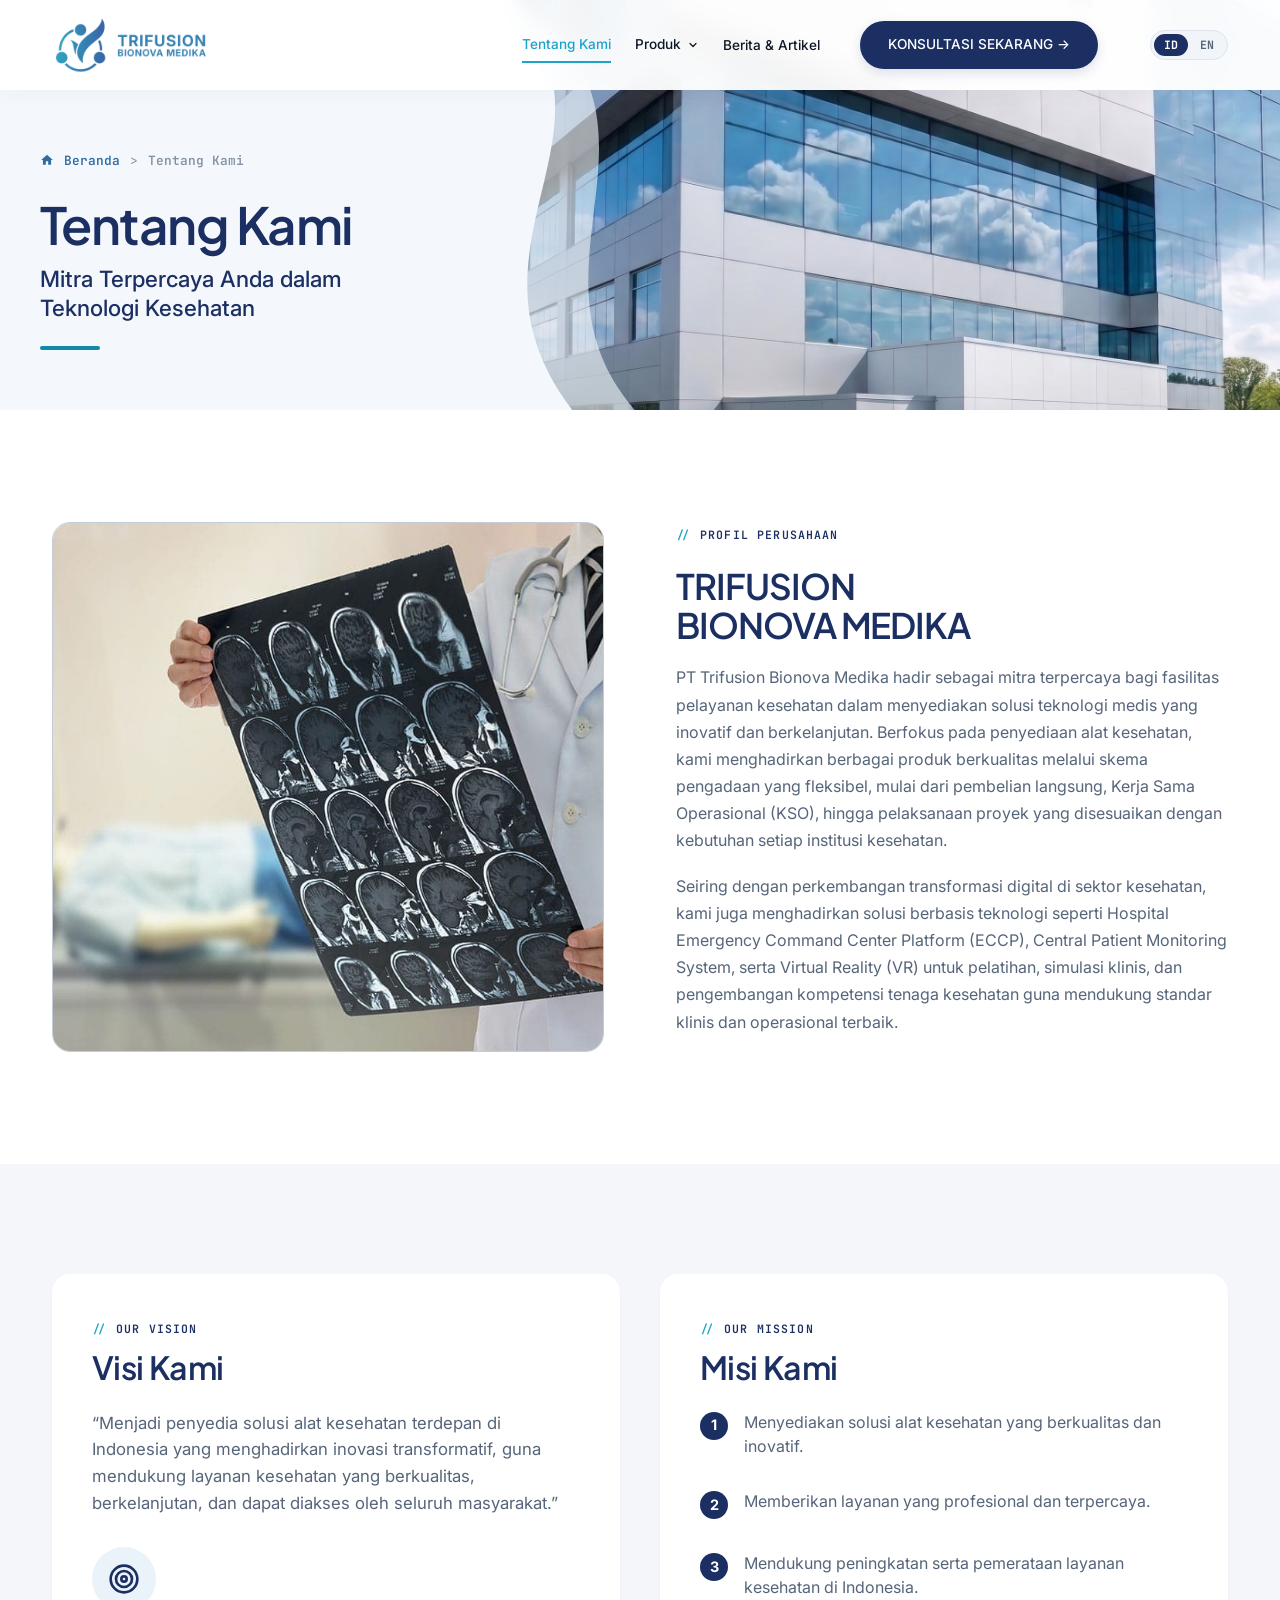
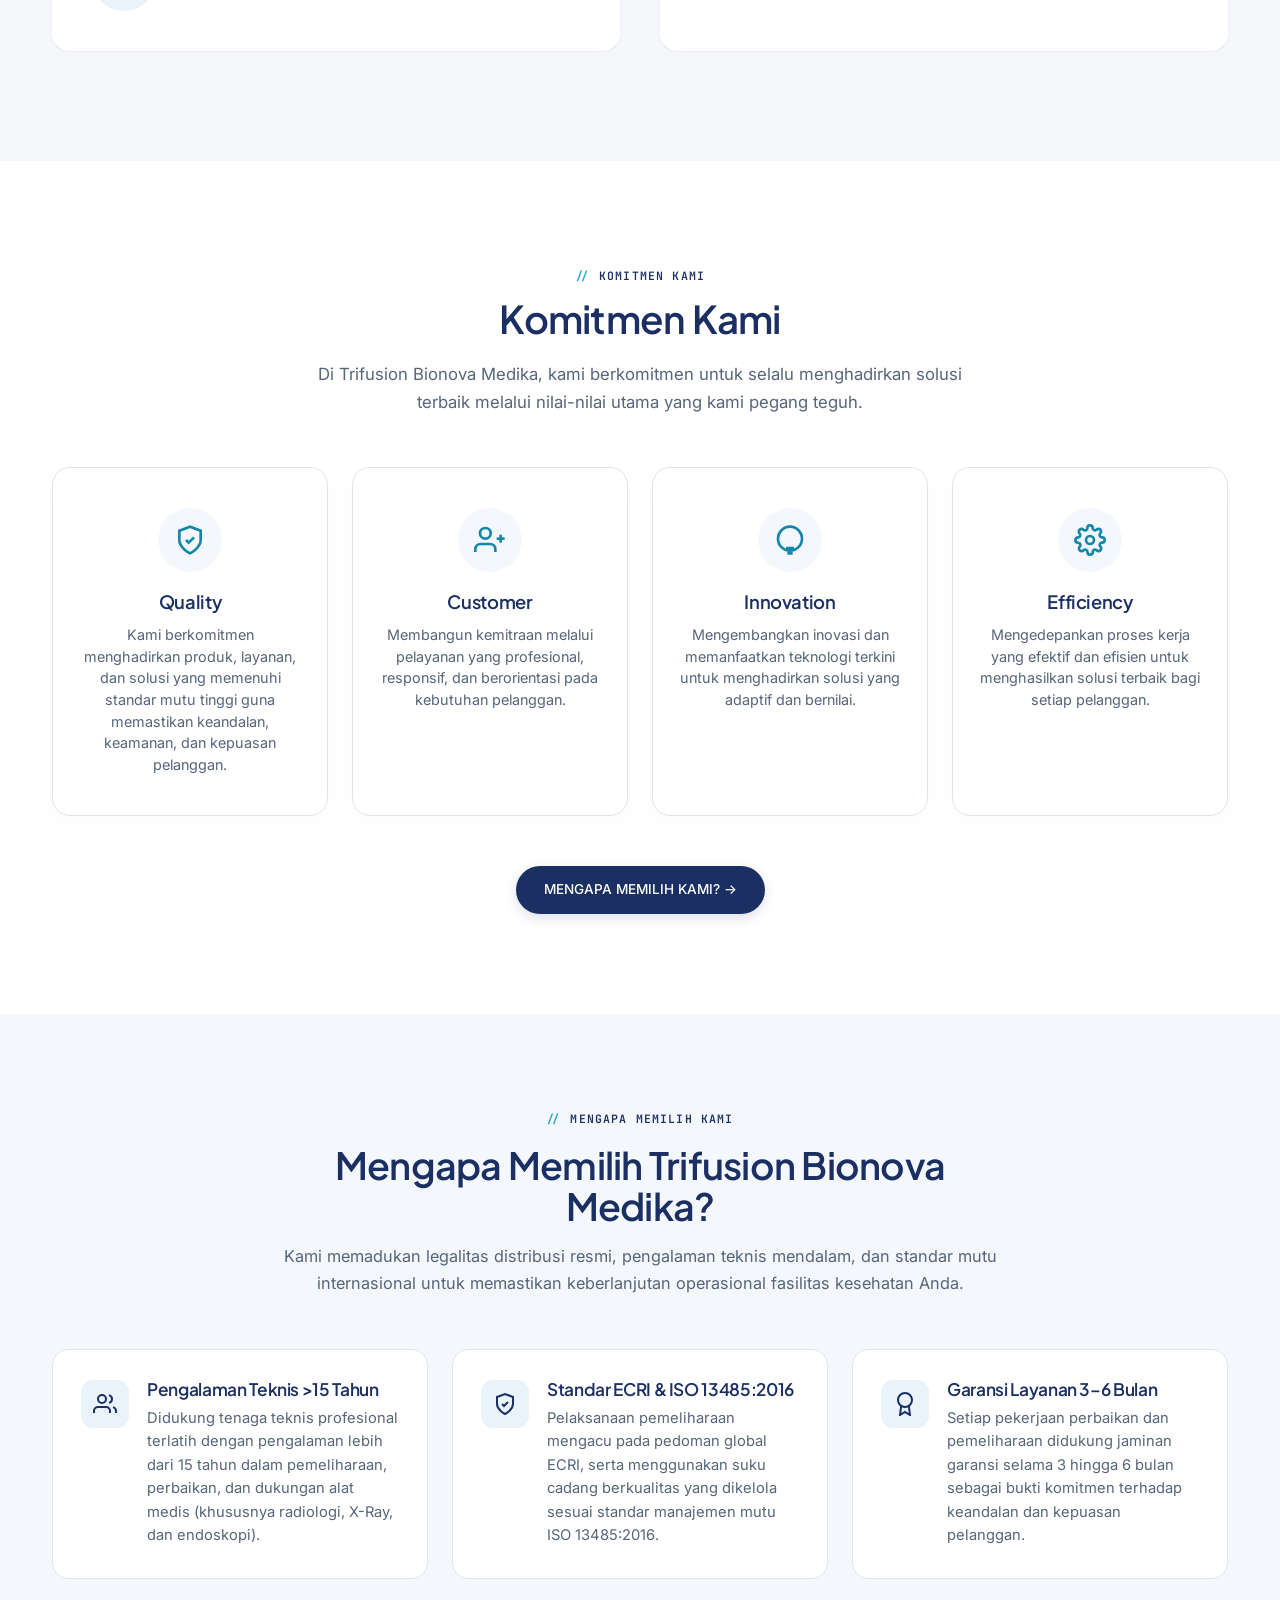
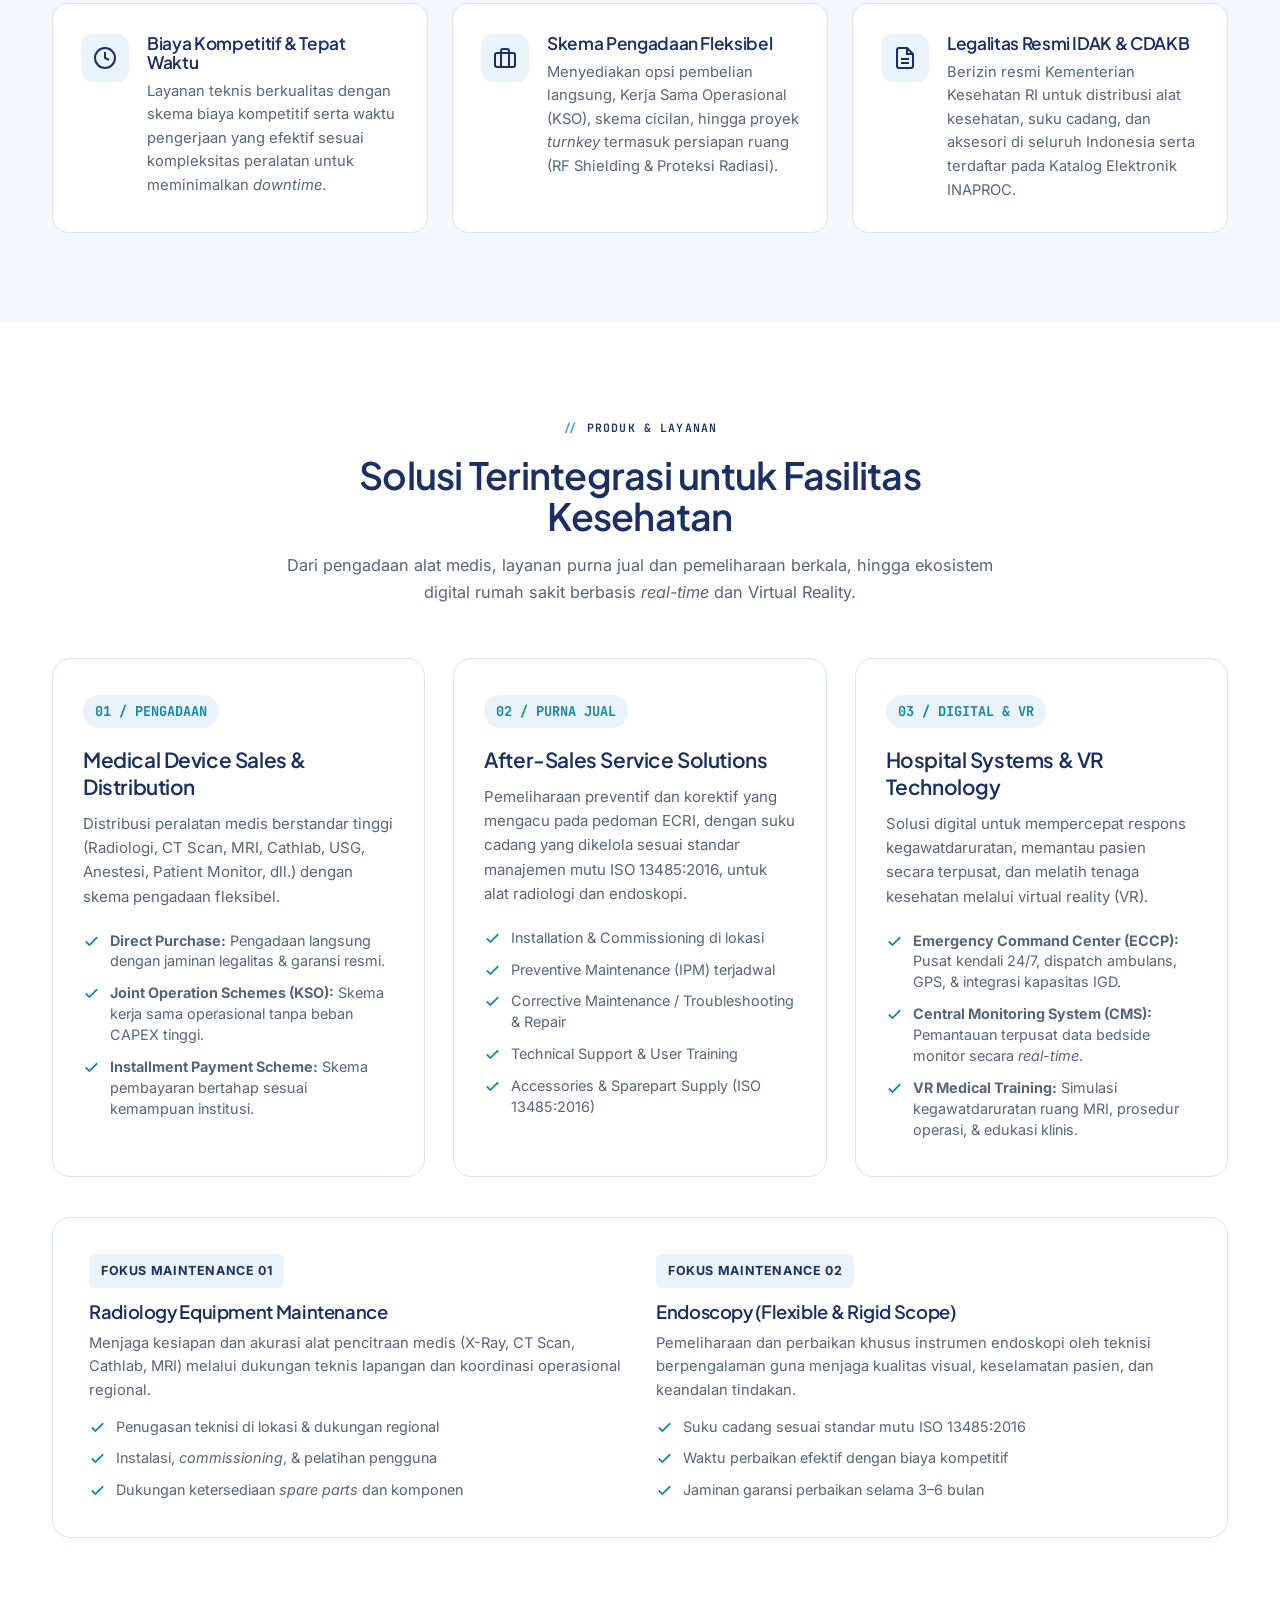
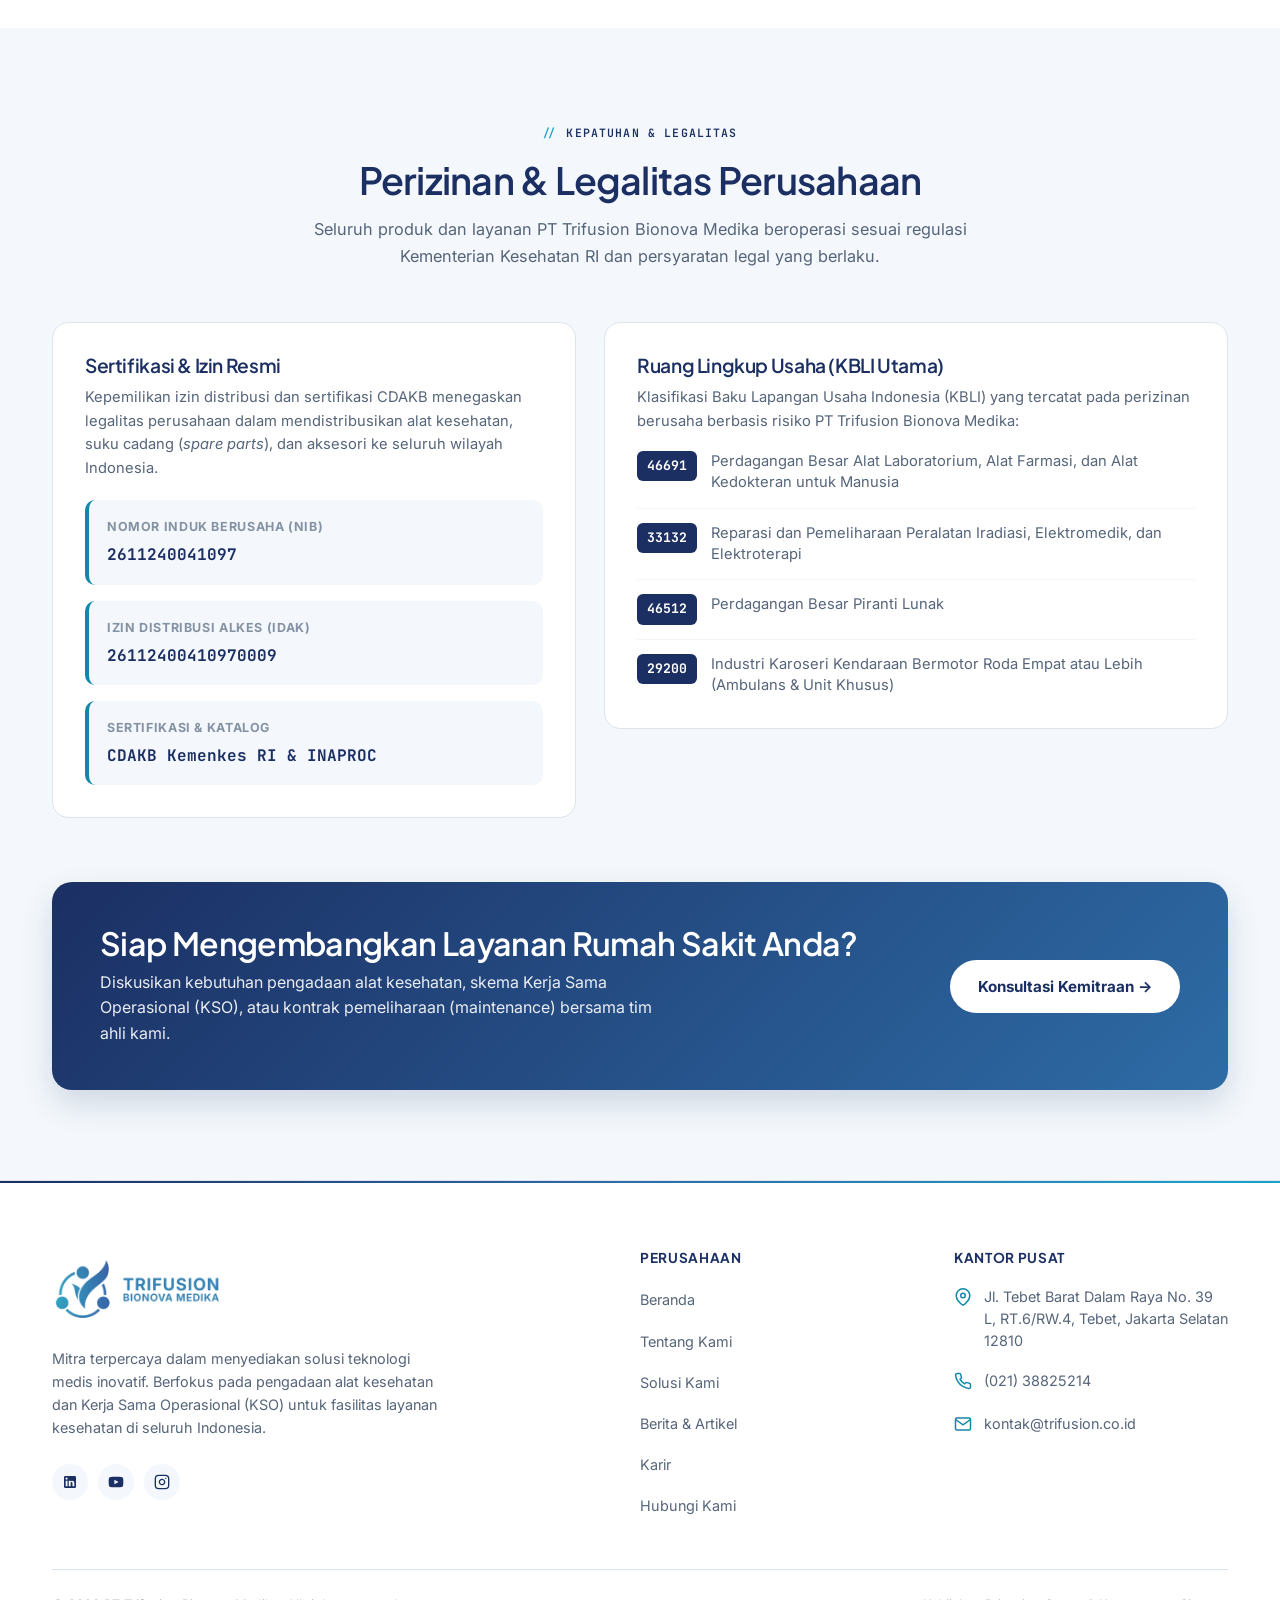
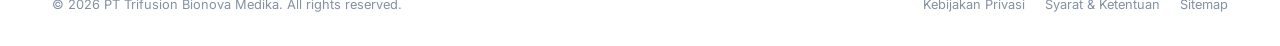
<file: about.html>
<!DOCTYPE html>
<html lang="id">
<head>
  <meta charset="UTF-8">
  <meta name="viewport" content="width=device-width, initial-scale=1.0">
  <title>Tentang Kami — Trifusion Bionova Medika</title>
  <meta name="description" content="Tentang PT Trifusion Bionova Medika — Mitra teknologi medis, skema KSO, layanan maintenance standar ECRI & ISO 13485:2016, serta solusi sistem rumah sakit di Indonesia.">
  <link rel="icon" type="image/png" href="assets/img/trifusion-icon.png">

  <link rel="preconnect" href="https://fonts.googleapis.com">
  <link rel="preconnect" href="https://fonts.gstatic.com" crossorigin>
  <link href="https://fonts.googleapis.com/css2?family=Inter:wght@400;500;600;700&family=Plus+Jakarta+Sans:wght@500;600;700&family=JetBrains+Mono:wght@400;500;600&display=swap" rel="stylesheet">

  <link rel="stylesheet" href="css/style.css">
  <link rel="stylesheet" href="css/responsive.css">
  
  <style>
    /* ===== PAGE HERO DENGAN GAMBAR ===== */
    .page-hero--image { position: relative; min-height: 400px; display: flex; align-items: center; background: #f4f8fc; padding-top: var(--header-h); padding-bottom: 0; overflow: hidden; border-bottom: none; }
    .page-hero__image-side { position: absolute; top: 0; right: 0; width: 60%; height: 100%; z-index: 1; }
    .page-hero__image-side img { width: 100%; height: 100%; object-fit: cover; object-position: center; }
    .page-hero__wave { position: absolute; top: 0; left: -2px; height: 100%; width: 250px; z-index: 2; }
    .page-hero__container { position: relative; z-index: 3; width: 100%; max-width: var(--container); margin: 0 auto; padding-left: 32px; display: flex; justify-content: flex-start; }
    .page-hero__content { max-width: 450px; padding: 60px 0; margin-left: -12px; }
    .breadcrumb { display: flex; align-items: center; gap: 6px; font-size: 0.8rem; font-weight: 600; color: var(--color-primary-600); margin-bottom: 24px; text-transform: capitalize; letter-spacing: 0; }
    .breadcrumb a { color: var(--color-primary-600); }
    .breadcrumb .sep { color: var(--color-text-light); font-weight: normal; margin: 0 4px; }
    .breadcrumb .current { color: var(--color-text-light); }
    .page-hero__content h1 { font-size: 3.2rem; color: var(--color-primary); margin-bottom: 12px; letter-spacing: -0.03em; }
    .page-hero__content p { font-size: 1.4rem; font-weight: 500; color: var(--color-primary); line-height: 1.3; margin-bottom: 24px; }
    .line-accent { width: 60px; height: 4px; background: var(--color-accent-600); border-radius: 2px; }
    @media (max-width: 900px) {
      .page-hero__image-side { width: 100%; opacity: 0.2; }
      .page-hero__wave { display: none; }
      .page-hero__content { max-width: 100%; padding: 40px 0; margin-left: 0; }
    }

    /* ===== ADDITIONAL SECTIONS ===== */
    .tbm-sec { padding: 90px 0; }
    .tbm-sec--soft { background: #f4f8fc; }
    .tbm-sec-head { text-align: center; max-width: 740px; margin: 0 auto 52px; }
    .tbm-sec-head .eyebrow { color: var(--color-primary); letter-spacing: 0.1em; background: none; }
    .tbm-sec-head h2 { color: var(--color-primary); font-size: clamp(1.85rem, 3vw, 2.35rem); margin: -6px 0 16px; letter-spacing: -0.02em; }
    .tbm-sec-head p { font-size: 1.02rem; color: var(--color-text); line-height: 1.65; margin: 0; }

    .tbm-why-grid { display: grid; grid-template-columns: repeat(auto-fit, minmax(300px, 1fr)); gap: 24px; }
    .tbm-why-card { background: #ffffff; border: 1px solid var(--color-border); border-radius: 16px; padding: 30px 28px; display: flex; gap: 18px; align-items: flex-start; transition: transform 0.25s ease, box-shadow 0.25s ease, border-color 0.25s ease; }
    .tbm-why-card:hover { transform: translateY(-5px); border-color: var(--color-accent-600); box-shadow: 0 12px 28px rgba(27, 47, 99, 0.06); }
    .tbm-why-icon { width: 48px; height: 48px; border-radius: 12px; background: #eaf3fa; color: var(--color-primary); display: grid; place-items: center; flex-shrink: 0; }
    .tbm-why-icon svg { width: 24px; height: 24px; }
    .tbm-why-card h3 { font-size: 1.08rem; color: var(--color-primary); margin: 0 0 8px; }
    .tbm-why-card p { font-size: 0.92rem; color: var(--color-text); line-height: 1.6; margin: 0; }

    .tbm-pillars-grid { display: grid; grid-template-columns: repeat(auto-fit, minmax(310px, 1fr)); gap: 28px; }
    .tbm-pillar-card { background: #ffffff; border: 1px solid var(--color-border); border-radius: 18px; padding: 36px 30px; display: flex; flex-direction: column; position: relative; overflow: hidden; transition: transform 0.25s ease, box-shadow 0.25s ease; }
    .tbm-pillar-card:hover { transform: translateY(-6px); box-shadow: 0 16px 32px rgba(27, 47, 99, 0.07); }
    .tbm-pillar-num { font-family: var(--font-mono); font-size: 0.85rem; font-weight: 700; color: var(--color-accent-600); background: #eaf3fa; display: inline-flex; align-items: center; padding: 5px 12px; border-radius: 20px; width: fit-content; margin-bottom: 18px; }
    .tbm-pillar-card h3 { font-size: 1.3rem; color: var(--color-primary); margin: 0 0 12px; line-height: 1.3; }
    .tbm-pillar-card > p { font-size: 0.94rem; color: var(--color-text); line-height: 1.6; margin: 0 0 22px; }
    .tbm-checklist { list-style: none; padding: 0; margin: 0; display: grid; gap: 11px; }
    .tbm-checklist li { display: flex; gap: 10px; align-items: flex-start; font-size: 0.9rem; color: var(--color-text); line-height: 1.45; }
    .tbm-checklist svg { width: 17px; height: 17px; color: var(--color-accent-600); flex-shrink: 0; margin-top: 2px; }

    .tbm-maint-box { margin-top: 40px; background: #ffffff; border: 1px solid var(--color-border); border-radius: 18px; padding: 36px; display: grid; grid-template-columns: repeat(auto-fit, minmax(280px, 1fr)); gap: 32px; align-items: start; }
    .tbm-maint-badge { display: inline-flex; align-items: center; gap: 6px; font-size: 0.78rem; font-weight: 700; text-transform: uppercase; letter-spacing: 0.05em; color: var(--color-primary); background: #eaf3fa; padding: 6px 12px; border-radius: 6px; margin-bottom: 14px; }
    .tbm-maint-col h4 { font-size: 1.15rem; color: var(--color-primary); margin: 0 0 10px; }
    .tbm-maint-col p { font-size: 0.92rem; color: var(--color-text); line-height: 1.6; margin: 0 0 14px; }

    .tbm-legal-grid { display: grid; grid-template-columns: 1fr; gap: 28px; }
    @media (min-width: 900px) { .tbm-legal-grid { grid-template-columns: 1.05fr 1.25fr; align-items: start; } }
    .tbm-legal-box { background: #ffffff; border: 1px solid var(--color-border); border-radius: 16px; padding: 32px; }
    .tbm-legal-id { display: grid; gap: 16px; margin-top: 20px; }
    .tbm-legal-row { background: #f4f8fc; border-radius: 10px; padding: 16px 18px; border-left: 4px solid var(--color-accent-600); }
    .tbm-legal-row span { display: block; font-size: 0.78rem; font-weight: 700; text-transform: uppercase; letter-spacing: 0.05em; color: var(--color-text-light); margin-bottom: 4px; }
    .tbm-legal-row strong { font-family: var(--font-mono); font-size: 1rem; color: var(--color-primary); }
    .tbm-kbli-list { list-style: none; padding: 0; margin: 18px 0 0; display: grid; gap: 14px; }
    .tbm-kbli-item { display: flex; gap: 14px; align-items: flex-start; padding-bottom: 14px; border-bottom: 1px solid #f1f5f9; }
    .tbm-kbli-item:last-child { border-bottom: none; padding-bottom: 0; }
    .tbm-kbli-code { font-family: var(--font-mono); font-size: 0.82rem; font-weight: 700; background: var(--color-primary); color: #ffffff; padding: 4px 10px; border-radius: 6px; flex-shrink: 0; }
    .tbm-kbli-desc { font-size: 0.92rem; color: var(--color-text); line-height: 1.45; }

    .tbm-about-cta { background: linear-gradient(135deg, #1B2F63 0%, #2E6CA6 100%); border-radius: 20px; padding: 44px 48px; color: #ffffff; display: flex; flex-direction: column; gap: 24px; box-shadow: 0 14px 32px rgba(27, 47, 99, 0.16); }
    @media (min-width: 820px) { .tbm-about-cta { flex-direction: row; align-items: center; justify-content: space-between; } }
    .tbm-about-cta h2 { color: #ffffff; font-size: clamp(1.5rem, 2.6vw, 2rem); margin: 0 0 8px; letter-spacing: -0.02em; }
    .tbm-about-cta p { color: rgba(255, 255, 255, 0.9); margin: 0; max-width: 580px; line-height: 1.6; }
    .tbm-cta-btn { background: #ffffff; color: var(--color-primary); padding: 14px 28px; border-radius: 30px; font-weight: 700; font-size: 0.95rem; text-decoration: none; display: inline-flex; align-items: center; gap: 8px; white-space: nowrap; transition: transform 0.2s ease, box-shadow 0.2s ease; }
    .tbm-cta-btn:hover { transform: translateY(-2px); box-shadow: 0 8px 20px rgba(0, 0, 0, 0.18); }
  </style>
</head>
<body>

  <!-- ===== Header ===== -->
  <header class="header">
    <div class="container">
      <a href="index.html" aria-label="Trifusion Bionova Medika — beranda" style="display: inline-flex; align-items: center;">
      <img src="assets/img/trifusion_new_logo.png" alt="Trifusion Bionova Medika" class="header-logo-img">
      </a>

      <nav class="nav" aria-label="Navigasi utama">
        <ul class="nav__list">
          <li><a class="nav__link active" href="about.html" aria-current="page" data-i18n="nav.about">Tentang Kami</a></li>
          <li><a class="nav__link" href="products.html"><span data-i18n="nav.products">Produk</span></a></li>
          <li><a class="nav__link" href="articles.html" data-i18n="nav.articles">Berita &amp; Artikel</a></li>
        </ul>
        <a class="btn btn--konsultasi" href="contact.html" data-i18n="nav.cta">Konsultasi Sekarang &rarr;</a>
      </nav>

      <button class="burger" aria-label="Buka menu" aria-expanded="false">
        <span></span><span></span><span></span>
      </button>
    </div>
  </header>
  <div class="nav-backdrop"></div>

  <main>
    <!-- ===== Page Hero ===== -->
    <section class="page-hero page-hero--image">
      <div class="page-hero__image-side">
        <img src="assets/img/OLA.png" alt="Gedung Trifusion Bionova Medika">
        <svg class="page-hero__wave" viewBox="0 0 200 1080" preserveAspectRatio="none">
          <path d="M0,0 C150,300 0,700 100,1080 L0,1080 L0,0 Z" fill="rgba(244, 248, 252, 0.6)" />
          <path d="M0,0 C100,350 -50,650 50,1080 L0,1080 L0,0 Z" fill="#f4f8fc" />
        </svg>
      </div>

      <div class="page-hero__container">
        <div class="page-hero__content" data-reveal>
          <div class="breadcrumb">
            <svg viewBox="0 0 24 24" fill="currentColor" stroke="currentColor" stroke-width="0" style="width: 14px; margin-right: 4px; margin-top:-2px;">
              <path d="M10 20v-6h4v6h5v-8h3L12 3 2 12h3v8z"/>
            </svg>
            <a href="index.html" data-i18n="nav.home">Beranda</a><span class="sep">&gt;</span><span class="current" data-i18n="nav.about">Tentang Kami</span>
          </div>
          <h1 data-i18n="abt.hero.title">Tentang Kami</h1>
          <p data-i18n="abt.hero.sub">Mitra Terpercaya Anda dalam<br>Teknologi Kesehatan</p>
          <div class="line-accent"></div>
        </div>
      </div>
    </section>

    <!-- ===== Company Overview ===== -->
    <section class="section overview">
      <div class="container overview__grid">
        <div class="overview__media" data-reveal="left">
          <img src="assets/img/Radiologi.jpg" alt="Trifusion Bionova Medika facility">
        </div>
        <div class="overview__content" data-reveal="right">
          <span class="eyebrow" style="color: var(--color-primary); letter-spacing: 0.1em; background: none;" data-i18n="abt.ov.eyebrow">PROFIL PERUSAHAAN</span>
          <h2 style="color: var(--color-primary); font-size: 2.2rem; line-height: 1.1; margin-bottom: 20px;">TRIFUSION<br>BIONOVA MEDIKA</h2>
          <p data-i18n="abt.ov.p1">
            PT Trifusion Bionova Medika hadir sebagai mitra terpercaya bagi fasilitas pelayanan kesehatan dalam menyediakan solusi teknologi medis yang inovatif dan berkelanjutan. Berfokus pada penyediaan alat kesehatan, kami menghadirkan berbagai produk berkualitas melalui skema pengadaan yang fleksibel, mulai dari pembelian langsung, Kerja Sama Operasional (KSO), hingga pelaksanaan proyek yang disesuaikan dengan kebutuhan setiap institusi kesehatan.
          </p>
          <p data-i18n="abt.ov.p2">
            Seiring dengan perkembangan transformasi digital di sektor kesehatan, kami juga menghadirkan solusi berbasis teknologi seperti Hospital Emergency Command Center Platform (ECCP), Central Patient Monitoring System, serta Virtual Reality (VR) untuk pelatihan, simulasi klinis, dan pengembangan kompetensi tenaga kesehatan guna mendukung standar klinis dan operasional terbaik.
          </p>
        </div>
      </div>
    </section>

    <!-- ===== Vision & Mission ===== -->
    <section class="section section--soft">
      <div class="container">
        <div class="vm__grid" style="display: grid; grid-template-columns: repeat(auto-fit, minmax(320px, 1fr)); gap: 40px; border: none;">
          <div data-reveal="left" style="background: #fff; padding: 40px; border-radius: var(--radius-lg); box-shadow: var(--shadow-sm); display: flex; flex-direction: column;">
            <div style="margin-bottom: 24px;">
              <span class="eyebrow" style="color: var(--color-primary); letter-spacing: 0.1em; background: none;">OUR VISION</span>
              <h2 style="color: var(--color-primary); font-size: 2rem; margin-top: -10px;" data-i18n="abt.vm.vTitle">Visi Kami</h2>
            </div>
            <div style="display: flex; gap: 20px; align-items: flex-start; flex: 1;">
              <p style="font-size: 1.05rem; line-height: 1.6; margin: 0; color: var(--color-text);" data-i18n="idx.vm.vDesc">
                “Menjadi penyedia solusi alat kesehatan terdepan di Indonesia yang menghadirkan inovasi transformatif, guna mendukung layanan kesehatan yang berkualitas, berkelanjutan, dan dapat diakses oleh seluruh masyarakat.”
              </p>
            </div>
            <div style="margin-top: 30px; width: 64px; height: 64px; background: #eaf3fa; border-radius: 50%; display: grid; place-items: center; color: var(--color-primary);">
               <svg viewBox="0 0 24 24" fill="none" stroke="currentColor" stroke-width="2" style="width: 32px;"><circle cx="12" cy="12" r="10"/><circle cx="12" cy="12" r="6"/><circle cx="12" cy="12" r="2"/></svg>
            </div>
          </div>

          <div data-reveal="right" style="background: #fff; padding: 40px; border-radius: var(--radius-lg); box-shadow: var(--shadow-sm); display: flex; flex-direction: column;">
            <div style="margin-bottom: 24px;">
              <span class="eyebrow" style="color: var(--color-primary); letter-spacing: 0.1em; background: none;">OUR MISSION</span>
              <h2 style="color: var(--color-primary); font-size: 2rem; margin-top: -10px;" data-i18n="abt.vm.mTitle">Misi Kami</h2>
            </div>
            <ol style="list-style: none; padding: 0; margin: 0; display: grid; gap: 20px; flex: 1;">
              <li style="display: flex; gap: 16px; align-items: flex-start;">
                <span style="width: 28px; height: 28px; background: var(--color-primary); color: #fff; border-radius: 50%; display: flex; align-items: center; justify-content: center; font-weight: bold; font-size: 0.9rem; flex-shrink: 0; margin-top: 2px;">1</span>
                <span style="font-size: 1rem; color: var(--color-text); line-height: 1.5;" data-i18n="idx.vm.m1">Menyediakan solusi alat kesehatan yang <strong>berkualitas dan inovatif</strong>.</span>
              </li>
              <li style="display: flex; gap: 16px; align-items: flex-start;">
                <span style="width: 28px; height: 28px; background: var(--color-primary); color: #fff; border-radius: 50%; display: flex; align-items: center; justify-content: center; font-weight: bold; font-size: 0.9rem; flex-shrink: 0; margin-top: 2px;">2</span>
                <span style="font-size: 1rem; color: var(--color-text); line-height: 1.5;" data-i18n="idx.vm.m2">Memberikan layanan yang profesional dan terpercaya.</span>
              </li>
              <li style="display: flex; gap: 16px; align-items: flex-start;">
                <span style="width: 28px; height: 28px; background: var(--color-primary); color: #fff; border-radius: 50%; display: flex; align-items: center; justify-content: center; font-weight: bold; font-size: 0.9rem; flex-shrink: 0; margin-top: 2px;">3</span>
                <span style="font-size: 1rem; color: var(--color-text); line-height: 1.5;" data-i18n="idx.vm.m3">Mendukung peningkatan serta pemerataan layanan kesehatan di Indonesia.</span>
              </li>
            </ol>
          </div>
        </div>
      </div>
    </section>

    <!-- ===== Core Values / Komitmen ===== -->
    <section class="section" style="padding: 100px 0;">
      <div class="container">
        <div style="text-align: center; max-width: 700px; margin: 0 auto 50px;" data-reveal="up">
          <span class="eyebrow" style="color: var(--color-primary); letter-spacing: 0.1em; background: none;" data-i18n="val.eyebrow">KOMITMEN KAMI</span>
          <h2 style="color: var(--color-primary); font-size: 2.4rem; margin: -10px 0 20px;" data-i18n="val.title">Komitmen Kami</h2>
          <p style="font-size: 1.05rem; color: var(--color-text);" data-i18n="val.sub">Di Trifusion Bionova Medika, kami berkomitmen untuk selalu menghadirkan solusi terbaik melalui nilai-nilai utama yang kami pegang teguh.</p>
        </div>
        
        <div class="commitment-grid" style="display: grid; grid-template-columns: repeat(auto-fit, minmax(240px, 1fr)); gap: 24px;" data-reveal="up" data-reveal-delay="1">
          <div style="background: #fff; text-align: center; padding: 40px 24px; border: 1px solid var(--color-border); border-radius: var(--radius-lg); box-shadow: 0 4px 20px rgba(0,0,0,0.02); transition: transform 0.3s ease;">
            <div style="width: 64px; height: 64px; margin: 0 auto 20px; background: #f4f8fc; border-radius: 50%; display: grid; place-items: center;">
              <svg viewBox="0 0 24 24" fill="none" stroke="var(--color-accent-600)" stroke-width="2" style="width: 32px;"><path d="M12 22s8-4 8-10V5l-8-3-8 3v7c0 6 8 10 8 10z"/><polyline points="9 12 11 14 15 10"/></svg>
            </div>
            <h3 style="font-size: 1.15rem; color: var(--color-primary); margin-bottom: 12px;">Quality</h3>
            <p style="font-size: 0.9rem; color: var(--color-text); line-height: 1.5; margin: 0;" data-i18n="val.q.desc">Produk dan layanan berstandar tinggi guna memastikan keandalan dan keamanan.</p>
          </div>
          
          <div style="background: #fff; text-align: center; padding: 40px 24px; border: 1px solid var(--color-border); border-radius: var(--radius-lg); box-shadow: 0 4px 20px rgba(0,0,0,0.02); transition: transform 0.3s ease;">
            <div style="width: 64px; height: 64px; margin: 0 auto 20px; background: #f4f8fc; border-radius: 50%; display: grid; place-items: center;">
              <svg viewBox="0 0 24 24" fill="none" stroke="var(--color-accent-600)" stroke-width="2" style="width: 32px;"><path d="M16 21v-2a4 4 0 0 0-4-4H5a4 4 0 0 0-4 4v2"/><circle cx="8.5" cy="7" r="4"/><line x1="20" y1="8" x2="20" y2="14"/><line x1="23" y1="11" x2="17" y2="11"/></svg>
            </div>
            <h3 style="font-size: 1.15rem; color: var(--color-primary); margin-bottom: 12px;">Customer</h3>
            <p style="font-size: 0.9rem; color: var(--color-text); line-height: 1.5; margin: 0;" data-i18n="val.c.desc">Pelayanan profesional, responsif, dan berorientasi pada kebutuhan mitra.</p>
          </div>
          
          <div style="background: #fff; text-align: center; padding: 40px 24px; border: 1px solid var(--color-border); border-radius: var(--radius-lg); box-shadow: 0 4px 20px rgba(0,0,0,0.02); transition: transform 0.3s ease;">
            <div style="width: 64px; height: 64px; margin: 0 auto 20px; background: #f4f8fc; border-radius: 50%; display: grid; place-items: center;">
              <svg viewBox="0 0 24 24" fill="none" stroke="currentColor" stroke-width="2" style="width: 32px; color: var(--color-accent-600);"><path d="M9 18h6M10 22h4M21 11a9 9 0 1 1-18 0 9 9 0 0 1 18 0z"/></svg>
            </div>
            <h3 style="font-size: 1.15rem; color: var(--color-primary); margin-bottom: 12px;">Innovation</h3>
            <p style="font-size: 0.9rem; color: var(--color-text); line-height: 1.5; margin: 0;" data-i18n="val.i.desc">Solusi adaptif dan teknologi terkini untuk masa depan layanan kesehatan.</p>
          </div>
          
          <div style="background: #fff; text-align: center; padding: 40px 24px; border: 1px solid var(--color-border); border-radius: var(--radius-lg); box-shadow: 0 4px 20px rgba(0,0,0,0.02); transition: transform 0.3s ease;">
            <div style="width: 64px; height: 64px; margin: 0 auto 20px; background: #f4f8fc; border-radius: 50%; display: grid; place-items: center;">
              <svg viewBox="0 0 24 24" fill="none" stroke="currentColor" stroke-width="2" style="width: 32px; color: var(--color-accent-600);"><circle cx="12" cy="12" r="3"/><path d="M19.4 15a1.65 1.65 0 0 0 .33 1.82l.06.06a2 2 0 0 1 0 2.83 2 2 0 0 1-2.83 0l-.06-.06a1.65 1.65 0 0 0-1.82-.33 1.65 1.65 0 0 0-1 1.51V21a2 2 0 0 1-2 2 2 2 0 0 1-2-2v-.09A1.65 1.65 0 0 0 9 19.4a1.65 1.65 0 0 0-1.82.33l-.06.06a2 2 0 0 1-2.83 0 2 2 0 0 1 0-2.83l.06-.06a1.65 1.65 0 0 0 .33-1.82 1.65 1.65 0 0 0-1.51-1H3a2 2 0 0 1-2-2 2 2 0 0 1 2-2h.09A1.65 1.65 0 0 0 4.6 9a1.65 1.65 0 0 0-.33-1.82l-.06-.06a2 2 0 0 1 0-2.83 2 2 0 0 1 2.83 0l.06.06a1.65 1.65 0 0 0 1.82.33H9a1.65 1.65 0 0 0 1-1.51V3a2 2 0 0 1 2-2 2 2 0 0 1 2 2v.09a1.65 1.65 0 0 0 1 1.51 1.65 1.65 0 0 0 1.82-.33l.06-.06a2 2 0 0 1 2.83 0 2 2 0 0 1 0 2.83l-.06.06a1.65 1.65 0 0 0-.33 1.82V9a1.65 1.65 0 0 0 1.51 1H21a2 2 0 0 1 2 2 2 2 0 0 1-2 2h-.09a1.65 1.65 0 0 0-1.51 1z"/></svg>
            </div>
            <h3 style="font-size: 1.15rem; color: var(--color-primary); margin-bottom: 12px;">Efficiency</h3>
            <p style="font-size: 0.9rem; color: var(--color-text); line-height: 1.5; margin: 0;" data-i18n="val.e.desc">Proses kerja efektif untuk mempercepat pelayanan dan memberi nilai tambah.</p>
          </div>
        </div>
        
        <div style="text-align: center; margin-top: 50px;" data-reveal="up" data-reveal-delay="2">
          <a class="btn btn--konsultasi" href="#clients" style="display: inline-flex;" data-i18n="abt.btnWhy">Mengapa Memilih Kami? &rarr;</a>
        </div>
      </div>
      <style>
        .commitment-grid > div:hover { transform: translateY(-8px) !important; border-color: var(--color-accent) !important; box-shadow: 0 12px 30px rgba(0,0,0,0.06) !important; }
      </style>
    </section>

    <!-- ===== WHY CHOOSE US ===== -->
    <section class="tbm-sec tbm-sec--soft" id="clients">
      <div class="container">
        <div class="tbm-sec-head" data-reveal="up">
          <span class="eyebrow" data-i18n="abt.why.eyebrow">MENGAPA MEMILIH KAMI</span>
          <h2 data-i18n="abt.why.title">Mengapa Memilih Trifusion Bionova Medika?</h2>
          <p data-i18n="abt.why.sub">Kami memadukan legalitas distribusi resmi, pengalaman teknis mendalam, dan standar mutu internasional untuk memastikan keberlanjutan operasional fasilitas kesehatan Anda.</p>
        </div>

        <div class="tbm-why-grid" data-reveal="up">
          <div class="tbm-why-card">
            <div class="tbm-why-icon"><svg viewBox="0 0 24 24" fill="none" stroke="currentColor" stroke-width="2"><path d="M17 21v-2a4 4 0 0 0-4-4H5a4 4 0 0 0-4 4v2"/><circle cx="9" cy="7" r="4"/><path d="M23 21v-2a4 4 0 0 0-3-3.87"/><path d="M16 3.13a4 4 0 0 1 0 7.75"/></svg></div>
            <div><h3 data-i18n="abt.why.1.t">Pengalaman Teknis &gt;15 Tahun</h3><p data-i18n="abt.why.1.d">Didukung tenaga teknis profesional terlatih dengan pengalaman lebih dari 15 tahun dalam pemeliharaan, perbaikan, dan dukungan alat medis (khususnya radiologi, X-Ray, dan endoskopi).</p></div>
          </div>

          <div class="tbm-why-card">
            <div class="tbm-why-icon"><svg viewBox="0 0 24 24" fill="none" stroke="currentColor" stroke-width="2"><path d="M12 22s8-4 8-10V5l-8-3-8 3v7c0 6 8 10 8 10z"/><polyline points="9 12 11 14 15 10"/></svg></div>
            <div><h3 data-i18n="abt.why.2.t">Standar ECRI &amp; ISO 13485:2016</h3><p data-i18n="abt.why.2.d">Pelaksanaan pemeliharaan mengacu pada pedoman global ECRI, serta menggunakan suku cadang berkualitas yang dikelola sesuai standar manajemen mutu ISO 13485:2016.</p></div>
          </div>

          <div class="tbm-why-card">
            <div class="tbm-why-icon"><svg viewBox="0 0 24 24" fill="none" stroke="currentColor" stroke-width="2"><circle cx="12" cy="8" r="7"/><polyline points="8.21 13.89 7 23 12 20 17 23 15.79 13.88"/></svg></div>
            <div><h3 data-i18n="abt.why.3.t">Garansi Layanan 3–6 Bulan</h3><p data-i18n="abt.why.3.d">Setiap pekerjaan perbaikan dan pemeliharaan didukung jaminan garansi selama 3 hingga 6 bulan sebagai bukti komitmen terhadap keandalan dan kepuasan pelanggan.</p></div>
          </div>

          <div class="tbm-why-card">
            <div class="tbm-why-icon"><svg viewBox="0 0 24 24" fill="none" stroke="currentColor" stroke-width="2"><circle cx="12" cy="12" r="10"/><polyline points="12 6 12 12 16 14"/></svg></div>
            <div><h3 data-i18n="abt.why.4.t">Biaya Kompetitif &amp; Tepat Waktu</h3><p data-i18n="abt.why.4.d">Layanan teknis berkualitas dengan skema biaya kompetitif serta waktu pengerjaan yang efektif sesuai kompleksitas peralatan untuk meminimalkan <em>downtime</em>.</p></div>
          </div>

          <div class="tbm-why-card">
            <div class="tbm-why-icon"><svg viewBox="0 0 24 24" fill="none" stroke="currentColor" stroke-width="2"><rect x="2" y="7" width="20" height="14" rx="2" ry="2"/><path d="M16 21V5a2 2 0 0 0-2-2h-4a2 2 0 0 0-2 2v16"/></svg></div>
            <div><h3 data-i18n="abt.why.5.t">Skema Pengadaan Fleksibel</h3><p data-i18n="abt.why.5.d">Menyediakan opsi pembelian langsung, Kerja Sama Operasional (KSO), skema cicilan, hingga proyek <em>turnkey</em> termasuk persiapan ruang (RF Shielding &amp; Proteksi Radiasi).</p></div>
          </div>

          <div class="tbm-why-card">
            <div class="tbm-why-icon"><svg viewBox="0 0 24 24" fill="none" stroke="currentColor" stroke-width="2"><path d="M14 2H6a2 2 0 0 0-2 2v16a2 2 0 0 0 2 2h12a2 2 0 0 0 2-2V8z"/><polyline points="14 2 14 8 20 8"/><line x1="16" y1="13" x2="8" y2="13"/><line x1="16" y1="17" x2="8" y2="17"/></svg></div>
            <div><h3 data-i18n="abt.why.6.t">Legalitas Resmi IDAK &amp; CDAKB</h3><p data-i18n="abt.why.6.d">Berizin resmi Kementerian Kesehatan RI untuk distribusi alat kesehatan, suku cadang, dan aksesori di seluruh Indonesia serta terdaftar pada Katalog Elektronik INAPROC.</p></div>
          </div>
        </div>
      </div>
    </section>

    <!-- ===== 3 PILAR LAYANAN ===== -->
    <section class="tbm-sec" id="solutions">
      <div class="container">
        <div class="tbm-sec-head" data-reveal="up">
          <span class="eyebrow" data-i18n="abt.sol.eyebrow">PRODUK &amp; LAYANAN</span>
          <h2 data-i18n="abt.sol.title">Solusi Terintegrasi untuk Fasilitas Kesehatan</h2>
          <p data-i18n="abt.sol.sub">Dari pengadaan alat medis, layanan purna jual dan pemeliharaan berkala, hingga ekosistem digital rumah sakit berbasis <em>real-time</em> dan Virtual Reality.</p>
        </div>

        <div class="tbm-pillars-grid" data-reveal="up">
          <div class="tbm-pillar-card">
            <span class="tbm-pillar-num" data-i18n="idx.pil.1.num">01 / PENGADAAN</span>
            <h3>Medical Device Sales &amp; Distribution</h3>
            <p data-i18n="idx.pil.1.desc">Distribusi peralatan medis berkualitas (Radiologi, CT Scan, MRI, Cathlab, USG, Ventilator, Anestesi, Patient Monitor, ECG, dll.) dengan skema yang adaptif.</p>
            <ul class="tbm-checklist">
              <li><svg viewBox="0 0 24 24" fill="none" stroke="currentColor" stroke-width="2.5"><polyline points="20 6 9 17 4 12"/></svg><span data-i18n="abt.sol.p1.l1"><strong>Direct Purchase:</strong> Pengadaan langsung dengan jaminan legalitas &amp; garansi resmi.</span></li>
              <li><svg viewBox="0 0 24 24" fill="none" stroke="currentColor" stroke-width="2.5"><polyline points="20 6 9 17 4 12"/></svg><span data-i18n="abt.sol.p1.l2"><strong>Joint Operation Schemes (KSO):</strong> Skema kerja sama operasional tanpa beban CAPEX tinggi.</span></li>
              <li><svg viewBox="0 0 24 24" fill="none" stroke="currentColor" stroke-width="2.5"><polyline points="20 6 9 17 4 12"/></svg><span data-i18n="abt.sol.p1.l3"><strong>Installment Payment Scheme:</strong> Skema pembayaran bertahap sesuai kemampuan institusi.</span></li>
            </ul>
          </div>

          <div class="tbm-pillar-card">
            <span class="tbm-pillar-num" data-i18n="idx.pil.2.num">02 / MAINTENANCE</span>
            <h3>After-Sales Service Solutions</h3>
            <p data-i18n="idx.pil.2.desc">Pemeliharaan preventif dan korektif mengacu pada pedoman ECRI untuk memastikan performa optimal, keamanan operasional, dan keselamatan pasien.</p>
            <ul class="tbm-checklist">
              <li><svg viewBox="0 0 24 24" fill="none" stroke="currentColor" stroke-width="2.5"><polyline points="20 6 9 17 4 12"/></svg><span data-i18n="abt.sol.p2.l1">Installation &amp; Commissioning di lokasi</span></li>
              <li><svg viewBox="0 0 24 24" fill="none" stroke="currentColor" stroke-width="2.5"><polyline points="20 6 9 17 4 12"/></svg><span data-i18n="abt.sol.p2.l2">Preventive Maintenance (IPM) terjadwal</span></li>
              <li><svg viewBox="0 0 24 24" fill="none" stroke="currentColor" stroke-width="2.5"><polyline points="20 6 9 17 4 12"/></svg><span data-i18n="abt.sol.p2.l3">Corrective Maintenance / Troubleshooting &amp; Repair</span></li>
              <li><svg viewBox="0 0 24 24" fill="none" stroke="currentColor" stroke-width="2.5"><polyline points="20 6 9 17 4 12"/></svg><span data-i18n="abt.sol.p2.l4">Technical Support &amp; User Training</span></li>
              <li><svg viewBox="0 0 24 24" fill="none" stroke="currentColor" stroke-width="2.5"><polyline points="20 6 9 17 4 12"/></svg><span data-i18n="abt.sol.p2.l5">Accessories &amp; Sparepart Supply (ISO 13485:2016)</span></li>
            </ul>
          </div>

          <div class="tbm-pillar-card">
            <span class="tbm-pillar-num" data-i18n="idx.pil.3.num">03 / DIGITAL &amp; VR</span>
            <h3>Hospital Systems &amp; VR Technology</h3>
            <p data-i18n="idx.pil.3.desc">Transformasi digital layanan klinis untuk mempercepat respons kegawatdaruratan, pemantauan pasien, serta simulasi pelatihan tenaga medis.</p>
            <ul class="tbm-checklist">
              <li><svg viewBox="0 0 24 24" fill="none" stroke="currentColor" stroke-width="2.5"><polyline points="20 6 9 17 4 12"/></svg><span data-i18n="abt.sol.p3.l1"><strong>Emergency Command Center (ECCP):</strong> Pusat kendali 24/7, dispatch ambulans, GPS, &amp; integrasi kapasitas IGD.</span></li>
              <li><svg viewBox="0 0 24 24" fill="none" stroke="currentColor" stroke-width="2.5"><polyline points="20 6 9 17 4 12"/></svg><span data-i18n="abt.sol.p3.l2"><strong>Central Monitoring System (CMS):</strong> Pemantauan terpusat data bedside monitor secara <em>real-time</em>.</span></li>
              <li><svg viewBox="0 0 24 24" fill="none" stroke="currentColor" stroke-width="2.5"><polyline points="20 6 9 17 4 12"/></svg><span data-i18n="abt.sol.p3.l3"><strong>VR Medical Training:</strong> Simulasi kegawatdaruratan ruang MRI, prosedur operasi, &amp; edukasi klinis.</span></li>
            </ul>
          </div>
        </div>

        <div class="tbm-maint-box" data-reveal="up">
          <div class="tbm-maint-col">
            <span class="tbm-maint-badge" data-i18n="abt.maint.1.badge">Fokus Maintenance 01</span>
            <h4>Radiology Equipment Maintenance</h4>
            <p data-i18n="abt.maint.1.d">Menjaga kesiapan dan akurasi alat pencitraan medis (X-Ray, CT Scan, Cathlab, MRI) melalui dukungan teknis lapangan dan koordinasi operasional regional.</p>
            <ul class="tbm-checklist">
              <li><svg viewBox="0 0 24 24" fill="none" stroke="currentColor" stroke-width="2.5"><polyline points="20 6 9 17 4 12"/></svg><span data-i18n="abt.maint.1.l1">Penugasan teknisi di lokasi &amp; dukungan regional</span></li>
              <li><svg viewBox="0 0 24 24" fill="none" stroke="currentColor" stroke-width="2.5"><polyline points="20 6 9 17 4 12"/></svg><span data-i18n="abt.maint.1.l2">Instalasi, <em>commissioning</em>, &amp; pelatihan pengguna</span></li>
              <li><svg viewBox="0 0 24 24" fill="none" stroke="currentColor" stroke-width="2.5"><polyline points="20 6 9 17 4 12"/></svg><span data-i18n="abt.maint.1.l3">Dukungan ketersediaan <em>spare parts</em> dan komponen</span></li>
            </ul>
          </div>

          <div class="tbm-maint-col">
            <span class="tbm-maint-badge" data-i18n="abt.maint.2.badge">Fokus Maintenance 02</span>
            <h4>Endoscopy (Flexible &amp; Rigid Scope)</h4>
            <p data-i18n="abt.maint.2.d">Pemeliharaan dan perbaikan khusus instrumen endoskopi oleh teknisi berpengalaman guna menjaga kualitas visual, keselamatan pasien, dan keandalan tindakan.</p>
            <ul class="tbm-checklist">
              <li><svg viewBox="0 0 24 24" fill="none" stroke="currentColor" stroke-width="2.5"><polyline points="20 6 9 17 4 12"/></svg><span data-i18n="abt.maint.2.l1">Suku cadang sesuai standar mutu ISO 13485:2016</span></li>
              <li><svg viewBox="0 0 24 24" fill="none" stroke="currentColor" stroke-width="2.5"><polyline points="20 6 9 17 4 12"/></svg><span data-i18n="abt.maint.2.l2">Waktu perbaikan efektif dengan biaya kompetitif</span></li>
              <li><svg viewBox="0 0 24 24" fill="none" stroke="currentColor" stroke-width="2.5"><polyline points="20 6 9 17 4 12"/></svg><span data-i18n="abt.maint.2.l3">Jaminan garansi perbaikan selama 3–6 bulan</span></li>
            </ul>
          </div>
        </div>
      </div>
    </section>
<!-- ===== PORTOFOLIO KSO (Disembunyikan sementara) ===== -->
    <section class="tbm-sec tbm-sec--soft" id="kso-portfolio" style="display: none;">
      <div class="container">
        <div class="tbm-sec-head" data-reveal="up">
          <span class="eyebrow">KSO &amp; PROJECT TRACK RECORD</span>
          <h2>Portofolio KSO &amp; Pengalaman Proyek Nasional</h2>
          <p>Jangkauan kemitraan Kerja Sama Operasional (KSO) dan pengerjaan infrastruktur medis kami tersebar di berbagai rumah sakit di Sumatera, Jawa, Kalimantan, hingga Bali.</p>
        </div>

        <div class="tbm-stats-grid" data-reveal="up">
          <div class="tbm-stat-card">
            <div class="tbm-stat-num" data-count="17">17</div>
            <div class="tbm-stat-label">Rumah Sakit</div>
            <div class="tbm-stat-sub">Portofolio KSO CT Scan</div>
          </div>
          <div class="tbm-stat-card">
            <div class="tbm-stat-num" data-count="7">7</div>
            <div class="tbm-stat-label">Rumah Sakit</div>
            <div class="tbm-stat-sub">Portofolio KSO Cathlab</div>
          </div>
          <div class="tbm-stat-card">
            <div class="tbm-stat-num" data-count="15" data-suffix="+">15+</div>
            <div class="tbm-stat-label">Tahun Pengalaman</div>
            <div class="tbm-stat-sub">Tim Teknis Radiologi &amp; Alkes</div>
          </div>
          <div class="tbm-stat-card">
            <div class="tbm-stat-num" data-count="2">2</div>
            <div class="tbm-stat-label">Unit Khusus</div>
            <div class="tbm-stat-sub">MR Permanent &amp; Hemodialisis</div>
          </div>
        </div>

        <div class="tbm-table-wrap" data-reveal="up">
          <div class="tbm-table-head">
            <h3>Daftar Proyek KSO Berjalan (Current KSO Projects)</h3>
            <span class="tbm-pill">Radiologi &amp; Kardiovaskular</span>
          </div>
          <table class="tbm-table">
            <thead>
              <tr>
                <th style="width: 60px;">No</th>
                <th>Nama Instansi / Rumah Sakit</th>
                <th>Kategori Alat</th>
                <th>Merk &amp; Tipe</th>
              </tr>
            </thead>
            <tbody>
              <tr><td>1</td><td><strong>RST Soepraoen Malang</strong></td><td><span class="tbm-pill">Cathlab</span></td><td>GE Innova 2100</td></tr>
              <tr><td>2</td><td><strong>RSUD Dr. H. Moh. Anwar Sumenep</strong></td><td><span class="tbm-pill">CT Scan</span></td><td>GE Brivo 385</td></tr>
              <tr><td>3</td><td><strong>RS Bhayangkara Kediri</strong></td><td><span class="tbm-pill">CT Scan</span></td><td>Siemens Emotion 16 Slice</td></tr>
              <tr><td>4</td><td><strong>RS Kaliwates (PTPN)</strong></td><td><span class="tbm-pill">CT Scan</span></td><td>GE HiSpeed Dual</td></tr>
              <tr><td>5</td><td><strong>RS Mawadah</strong></td><td><span class="tbm-pill">CT Scan</span></td><td>GE HiSpeed Dual</td></tr>
              <tr><td>6</td><td><strong>RS Pusri Palembang</strong></td><td><span class="tbm-pill">CT Scan</span></td><td>GE Xi Series</td></tr>
              <tr><td>7</td><td><strong>RS Bunda Jakabaring Palembang</strong></td><td><span class="tbm-pill">CT Scan</span></td><td>CT BrightSpeed 8 Slice</td></tr>
              <tr><td>8</td><td><strong>RS Bunda Demang Palembang</strong></td><td><span class="tbm-pill">CT Scan</span></td><td>GE Brivo 325</td></tr>
            </tbody>
          </table>
        </div>
      </div>
    </section>
    <!-- ===== PERIZINAN & LEGALITAS ===== -->
    <section class="tbm-sec tbm-sec--soft" id="legality">
      <div class="container">
        <div class="tbm-sec-head" data-reveal="up">
          <span class="eyebrow" data-i18n="abt.leg.eyebrow">KEPATUHAN &amp; LEGALITAS</span>
          <h2 data-i18n="abt.leg.title">Perizinan &amp; Legalitas Perusahaan</h2>
          <p data-i18n="abt.leg.sub">Seluruh produk dan layanan PT Trifusion Bionova Medika beroperasi sesuai regulasi Kementerian Kesehatan RI dan persyaratan legal yang berlaku.</p>
        </div>

        <div class="tbm-legal-grid" data-reveal="up">
          <div class="tbm-legal-box">
            <h3 style="font-size: 1.2rem; color: var(--color-primary); margin: 0 0 10px;" data-i18n="abt.leg.box1.t">Sertifikasi &amp; Izin Resmi</h3>
            <p style="font-size: 0.92rem; color: var(--color-text); line-height: 1.6; margin: 0;" data-i18n="abt.leg.box1.d">
              Kepemilikan izin distribusi dan sertifikasi CDAKB menegaskan legalitas perusahaan dalam mendistribusikan alat kesehatan, suku cadang (<em>spare parts</em>), dan aksesori ke seluruh wilayah Indonesia.
            </p>
            <div class="tbm-legal-id">
              <div class="tbm-legal-row">
                <span data-i18n="idx.legal.nib">Nomor Induk Berusaha (NIB)</span>
                <strong>2611240041097</strong>
              </div>
              <div class="tbm-legal-row">
                <span data-i18n="idx.legal.idak">Izin Distribusi Alat Kesehatan (IDAK)</span>
                <strong>26112400410970009</strong>
              </div>
              <div class="tbm-legal-row">
                <span data-i18n="abt.leg.cert">Sertifikasi &amp; Katalog</span>
                <strong>CDAKB Kemenkes RI &amp; INAPROC</strong>
              </div>
            </div>
          </div>

          <div class="tbm-legal-box">
            <h3 style="font-size: 1.2rem; color: var(--color-primary); margin: 0 0 10px;" data-i18n="abt.leg.box2.t">Ruang Lingkup Usaha (KBLI Utama)</h3>
            <p style="font-size: 0.92rem; color: var(--color-text); line-height: 1.6; margin: 0;" data-i18n="abt.leg.box2.d">
              Klasifikasi Baku Lapangan Usaha Indonesia (KBLI) yang tercatat pada perizinan berusaha berbasis risiko PT Trifusion Bionova Medika:
            </p>
            <ul class="tbm-kbli-list">
              <li class="tbm-kbli-item"><span class="tbm-kbli-code">46691</span><span class="tbm-kbli-desc" data-i18n="abt.leg.kbli1">Perdagangan Besar Alat Laboratorium, Alat Farmasi, dan Alat Kedokteran untuk Manusia</span></li>
              <li class="tbm-kbli-item"><span class="tbm-kbli-code">33132</span><span class="tbm-kbli-desc" data-i18n="abt.leg.kbli2">Reparasi dan Pemeliharaan Peralatan Iradiasi, Elektromedik, dan Elektroterapi</span></li>
              <li class="tbm-kbli-item"><span class="tbm-kbli-code">46512</span><span class="tbm-kbli-desc" data-i18n="abt.leg.kbli3">Perdagangan Besar Piranti Lunak</span></li>
              <li class="tbm-kbli-item"><span class="tbm-kbli-code">29200</span><span class="tbm-kbli-desc" data-i18n="abt.leg.kbli4">Industri Karoseri Kendaraan Bermotor Roda Empat atau Lebih (Ambulans &amp; Unit Khusus)</span></li>
            </ul>
          </div>
        </div>

        <div class="tbm-about-cta" style="margin-top: 64px;" data-reveal="up">
          <div>
            <h2 data-i18n="abt.cta.title">Siap Mengembangkan Layanan Rumah Sakit Anda?</h2>
            <p data-i18n="abt.cta.desc">Diskusikan kebutuhan pengadaan alat kesehatan, skema Kerja Sama Operasional (KSO), atau kontrak pemeliharaan (maintenance) bersama tim ahli kami.</p>
          </div>
          <a href="contact.html" class="tbm-cta-btn" data-i18n="abt.cta.btn">Konsultasi Kemitraan &rarr;</a>
        </div>
      </div>
    </section>
  </main>

  <!-- ===== Footer ===== -->
  <footer class="footer" style="padding: 70px 0 30px; background: #ffffff; border-top: 1px solid var(--color-border); position: relative; z-index: 10;">
    <div class="container">
      <div style="display: grid; grid-template-columns: repeat(auto-fit, minmax(220px, 1fr)); gap: 40px; margin-bottom: 50px;">
        <div style="grid-column: 1 / -1; max-width: 400px;">
          <a href="index.html" style="display: inline-block; margin-top: -24px; margin-bottom: -12px; margin-left: -20px;">
          <img src="assets/img/trifusion_new_logo.png" alt="Trifusion Bionova Medika" style="width: 220px; height: auto; display: block;">
          </a>
          <p style="font-size: 0.9rem; line-height: 1.6; color: var(--color-text); margin-bottom: 24px;" data-i18n="footer.desc">
            Mitra terpercaya dalam menyediakan solusi teknologi medis inovatif. Berfokus pada pengadaan alat kesehatan dan Kerja Sama Operasional (KSO) untuk fasilitas layanan kesehatan di seluruh Indonesia.
          </p>
          <div style="display: flex; gap: 10px;">
            <a href="#" aria-label="LinkedIn" style="width: 36px; height: 36px; border-radius: 50%; background: #f4f8fc; display: flex; align-items: center; justify-content: center; color: var(--color-primary); transition: 0.3s;"><svg viewBox="0 0 24 24" fill="currentColor" style="width: 16px;"><path d="M19 3a2 2 0 0 1 2 2v14a2 2 0 0 1-2 2H5a2 2 0 0 1-2-2V5a2 2 0 0 1 2-2h14m-.5 15.5v-5.3a3.26 3.26 0 0 0-3.26-3.26c-.85 0-1.84.52-2.32 1.3v-1.11h-2.79v8.37h2.79v-4.93c0-.77.62-1.4 1.39-1.4a1.4 1.4 0 0 1 1.4 1.4v4.93h2.79M6.88 8.56a1.68 1.68 0 0 0 1.68-1.68c0-.93-.75-1.69-1.68-1.69a1.69 1.69 0 0 0-1.69 1.69c0 .93.76 1.68 1.69 1.68m1.39 9.94v-8.37H5.5v8.37h2.77z"/></svg></a>
            <a href="#" aria-label="YouTube" style="width: 36px; height: 36px; border-radius: 50%; background: #f4f8fc; display: flex; align-items: center; justify-content: center; color: var(--color-primary); transition: 0.3s;"><svg viewBox="0 0 24 24" fill="currentColor" style="width: 16px;"><path d="M22.54 6.42a2.78 2.78 0 0 0-1.94-1.94C18.88 4 12 4 12 4s-6.88 0-8.6.48a2.78 2.78 0 0 0-1.94 1.94C1 8.14 1 12 1 12s0 3.86.48 5.58a2.78 2.78 0 0 0 1.94 1.94C5.12 20 12 20 12 20s6.88 0 8.6-.48a2.78 2.78 0 0 0 1.94-1.94C23 15.86 23 12 23 12s0-3.86-.46-5.58zM9.54 15.54V8.46L15.82 12l-6.28 3.54z"/></svg></a>
            <a href="#" aria-label="Instagram" style="width: 36px; height: 36px; border-radius: 50%; background: #f4f8fc; display: flex; align-items: center; justify-content: center; color: var(--color-primary); transition: 0.3s;"><svg viewBox="0 0 24 24" fill="none" stroke="currentColor" stroke-width="2" stroke-linecap="round" stroke-linejoin="round" style="width: 16px;"><rect x="2" y="2" width="20" height="20" rx="5" ry="5"/><path d="M16 11.37A4 4 0 1 1 12.63 8 4 4 0 0 1 16 11.37z"/><line x1="17.5" y1="6.5" x2="17.51" y2="6.5"/></svg></a>
          </div>
        </div>

        <div>
          <h4 style="font-size: 0.85rem; font-family: var(--font-display); font-weight: 700; color: var(--color-primary); letter-spacing: 0.05em; text-transform: uppercase; margin-bottom: 20px;" data-i18n="footer.company">Perusahaan</h4>
          <ul style="display: grid; gap: 14px; padding: 0; margin: 0; list-style: none;">
            <li><a href="index.html" style="font-size: 0.9rem; color: var(--color-text); text-decoration: none; transition: color 0.2s;" data-i18n="nav.home">Beranda</a></li>
            <li><a href="about.html" style="font-size: 0.9rem; color: var(--color-text); text-decoration: none; transition: color 0.2s;" data-i18n="nav.about">Tentang Kami</a></li>
            <li><a href="products.html" style="font-size: 0.9rem; color: var(--color-text); text-decoration: none; transition: color 0.2s;" data-i18n="footer.solutions">Solusi Kami</a></li>
            <li><a href="articles.html" style="font-size: 0.9rem; color: var(--color-text); text-decoration: none; transition: color 0.2s;" data-i18n="nav.articles">Berita &amp; Artikel</a></li>
            <li><a href="career.html" style="font-size: 0.9rem; color: var(--color-text); text-decoration: none; transition: color 0.2s;" data-i18n="nav.career">Karir</a></li>
            <li><a href="contact.html" style="font-size: 0.9rem; color: var(--color-text); text-decoration: none; transition: color 0.2s;" data-i18n="footer.contact">Hubungi Kami</a></li>
          </ul>
        </div>

        <div>
          <h4 style="font-size: 0.85rem; font-family: var(--font-display); font-weight: 700; color: var(--color-primary); letter-spacing: 0.05em; text-transform: uppercase; margin-bottom: 20px;" data-i18n="footer.hq">Kantor Pusat</h4>
          <ul style="display: grid; gap: 18px; padding: 0; margin: 0; list-style: none;">
            <li style="display: flex; gap: 12px; align-items: flex-start;">
              <svg viewBox="0 0 24 24" fill="none" stroke="var(--color-accent-600)" stroke-width="2" style="width: 18px; margin-top: 2px; flex-shrink: 0;"><path d="M21 10c0 7-9 13-9 13s-9-6-9-13a9 9 0 0 1 18 0z"/><circle cx="12" cy="10" r="3"/></svg>
              <span style="font-size: 0.9rem; color: var(--color-text); line-height: 1.5;">Jl. Tebet Barat Dalam Raya No. 39 L, RT.6/RW.4, Tebet, Jakarta Selatan 12810</span>
            </li>
            <li style="display: flex; gap: 12px; align-items: center;">
              <svg viewBox="0 0 24 24" fill="none" stroke="var(--color-accent-600)" stroke-width="2" style="width: 18px; flex-shrink: 0;"><path d="M22 16.92v3a2 2 0 0 1-2.18 2 19.79 19.79 0 0 1-8.63-3.07 19.5 19.5 0 0 1-6-6 19.79 19.79 0 0 1-3.07-8.67A2 2 0 0 1 4.11 2h3a2 2 0 0 1 2 1.72 12.84 12.84 0 0 0 .7 2.81 2 2 0 0 1-.45 2.11L8.09 9.91a16 16 0 0 0 6 6l1.27-1.27a2 2 0 0 1 2.11-.45 12.84 12.84 0 0 0 2.81.7A2 2 0 0 1 22 16.92z"/></svg>
              <span style="font-size: 0.9rem; color: var(--color-text);">(021) 38825214</span>
            </li>
            <li style="display: flex; gap: 12px; align-items: center;">
              <svg viewBox="0 0 24 24" fill="none" stroke="var(--color-accent-600)" stroke-width="2" style="width: 18px; flex-shrink: 0;"><path d="M4 4h16a2 2 0 0 1 2 2v12a2 2 0 0 1-2 2H4a2 2 0 0 1-2-2V6a2 2 0 0 1 2-2z"/><polyline points="22,6 12,13 2,6"/></svg>
              <a href="mailto:kontak@trifusion.co.id" style="font-size: 0.9rem; color: var(--color-text); text-decoration: none;">kontak@trifusion.co.id</a>
            </li>
          </ul>
        </div>
      </div>

      <div style="border-top: 1px solid var(--color-border); padding-top: 24px; display: flex; justify-content: space-between; align-items: center; flex-wrap: wrap; gap: 16px;">
        <span style="font-size: 0.8rem; color: var(--color-text-light);">&copy; 2026 PT Trifusion Bionova Medika. All rights reserved.</span>
        <span style="display: flex; gap: 20px; font-size: 0.8rem;">
          <a href="#" style="color: var(--color-text-light); text-decoration: none;" data-i18n="footer.privacy">Kebijakan Privasi</a>
          <a href="#" style="color: var(--color-text-light); text-decoration: none;" data-i18n="footer.terms">Syarat &amp; Ketentuan</a>
          <a href="#" style="color: var(--color-text-light); text-decoration: none;" data-i18n="footer.sitemap">Sitemap</a>
        </span>
      </div>
    </div>
    <style>
      .footer a:hover { color: var(--color-primary) !important; }
      .footer .logo:hover .logo__name { color: var(--color-primary) !important; }
      @media (min-width: 900px) {
        .footer > .container > div:first-child { grid-template-columns: 2fr 1fr 1fr !important; }
        .footer > .container > div:first-child > div:first-child { grid-column: 1 !important; }
      }
    </style>
  </footer>

  <!-- Scripts -->
  <script src="js/products.js"></script>
  <script src="js/main.js"></script>
  <script src="js/lang.js"></script>
</body>
</html>
</file>
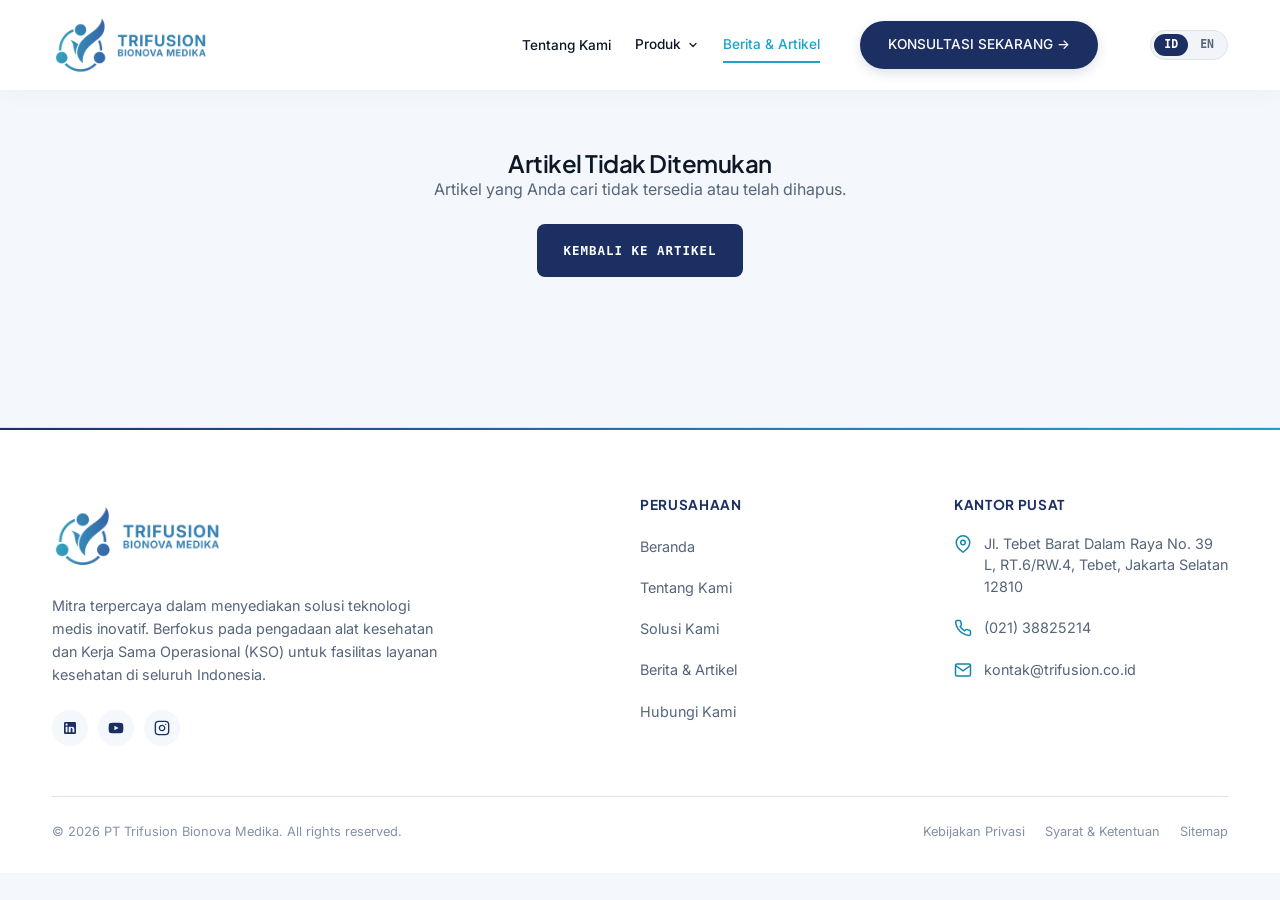
<file: article-detail.html>
<!DOCTYPE html>
<html lang="id">
<head>
  <meta charset="UTF-8">
  <meta name="viewport" content="width=device-width, initial-scale=1.0">
  <title>Detail Artikel — Trifusion Bionova Medika</title>
  <meta name="description" content="Baca wawasan medis dan pembaruan teknologi kesehatan terbaru dari Trifusion Bionova Medika.">
  <link rel="icon" type="image/png" href="assets/img/trifusion-icon.png">

  <link rel="preconnect" href="https://fonts.googleapis.com">
  <link rel="preconnect" href="https://fonts.gstatic.com" crossorigin>
  <link href="https://fonts.googleapis.com/css2?family=Inter:wght@400;500;600;700&family=Plus+Jakarta+Sans:wght@500;600;700&display=swap" rel="stylesheet">

  <link rel="stylesheet" href="css/style.css">
  <link rel="stylesheet" href="css/responsive.css">

  <style>
    :root {
      --ui-primary: var(--color-primary-600);
      --ui-primary-hover: var(--color-primary);
      --ui-bg-light: #f4f8fc;
      --ui-border: var(--color-border);
      --ui-text: var(--color-text);
      --ui-text-light: var(--color-text-light);
      --ui-text-dark: var(--color-primary);
    }

    body { background-color: #f4f8fc; }

    /* ===== HERO SECTION ===== */
    .article-hero { position: relative; background: #f4f8fc; padding: 160px 0 80px; overflow: hidden; }
    .article-hero__bg { position: absolute; top: 0; right: 0; bottom: 0; width: 58%; z-index: 1; }
    .article-hero__wave { position: absolute; top: 0; left: -2px; height: 100%; width: 250px; z-index: 2; }
    .article-hero__bg img { width: 100%; height: 100%; object-fit: cover; object-position: center; }
    .article-hero .container { position: relative; z-index: 3; }

    .breadcrumb-ui { font-size: 0.85rem; display: flex; gap: 8px; align-items: center; font-weight: 600; color: var(--ui-primary); margin-bottom: 20px; flex-wrap: wrap; }
    .breadcrumb-ui a { color: var(--ui-primary); text-decoration: none; }
    .breadcrumb-ui svg { width: 14px; height: 14px; }
    .article-hero h1 { font-size: clamp(2.1rem, 4vw, 3rem); color: var(--ui-text-dark); margin-bottom: 16px; letter-spacing: -0.03em; max-width: 800px; }
    .article-hero__meta { display: flex; gap: 20px; font-size: 0.9rem; color: var(--ui-text); margin-top: 20px; align-items: center; flex-wrap: wrap; }
    .article-hero__meta span { display: flex; align-items: center; gap: 6px; }
    .article-hero__meta svg { width: 16px; height: 16px; color: var(--color-accent-600); }
    .article-hero__cat { background: white; color: var(--ui-primary); font-size: 0.75rem; font-weight: 700; padding: 6px 14px; border-radius: 20px; box-shadow: 0 4px 10px rgba(0,0,0,0.05); letter-spacing: 0.05em; text-transform: uppercase; margin-right: 10px; }

    @media (max-width: 900px) {
      .article-hero__bg { width: 100%; opacity: 0.15; }
      .article-hero__wave { display: none; }
    }

    /* ===== MAIN CONTENT ===== */
    .article-layout { display: grid; grid-template-columns: 1fr; gap: 40px; padding: 60px 0 80px; }
    @media (min-width: 992px) { .article-layout { grid-template-columns: 1fr 320px; align-items: start; } }

    .article-content { background: white; border-radius: 16px; padding: 40px; border: 1px solid var(--ui-border); box-shadow: 0 4px 20px rgba(0,0,0,0.02); }
    .article-content img { width: 100%; border-radius: 12px; margin-bottom: 30px; object-fit: cover; max-height: 400px; }
    .article-content h3 { font-size: 1.45rem; color: var(--ui-text-dark); margin: 30px 0 14px; letter-spacing: -0.02em; }
    .article-content p { font-size: 1.03rem; color: var(--ui-text); line-height: 1.75; margin-bottom: 18px; }
    .article-content ul { padding-left: 20px; margin: 0 0 22px; display: grid; gap: 10px; color: var(--ui-text); line-height: 1.7; }

    .share-widget { display: flex; gap: 10px; margin-top: 40px; padding-top: 20px; border-top: 1px solid var(--ui-border); align-items: center; }
    .share-widget span { font-weight: 600; color: var(--ui-text-dark); margin-right: 10px; }
    .share-btn { width: 36px; height: 36px; border-radius: 50%; background: var(--color-bg-muted); display: grid; place-items: center; color: var(--ui-primary); text-decoration: none; transition: 0.2s; }
    .share-btn:hover { background: var(--ui-primary); color: white; }

    /* ===== SIDEBAR ===== */
    .sidebar-widget { background: white; border-radius: 16px; padding: 30px; border: 1px solid var(--ui-border); margin-bottom: 30px; box-shadow: 0 4px 20px rgba(0,0,0,0.02); }
    .sidebar-widget h3 { font-size: 1.25rem; color: var(--ui-text-dark); margin-bottom: 24px; padding-bottom: 16px; border-bottom: 1px solid var(--ui-border); }
    .latest-list { display: grid; gap: 20px; }
    .latest-item { display: flex; gap: 16px; align-items: center; text-decoration: none; transition: transform 0.2s; }
    .latest-item:hover { transform: translateY(-2px); }
    .latest-item__img { width: 70px; height: 70px; border-radius: 8px; flex-shrink: 0; background: var(--color-bg-muted); overflow: hidden; border: 1px solid var(--ui-border); }
    .latest-item__img img { width: 100%; height: 100%; object-fit: cover; }
    .latest-item__info h4 { font-size: 0.9rem; color: var(--ui-text-dark); margin: 0 0 6px; line-height: 1.4; display: -webkit-box; -webkit-line-clamp: 2; line-clamp: 2; -webkit-box-orient: vertical; overflow: hidden; }
    .latest-item__meta { font-size: 0.75rem; color: var(--ui-text); display: flex; align-items: center; gap: 6px; }
    .latest-item__meta svg { width: 12px; height: 12px; }
  </style>
</head>
<body>

  <!-- ===== Header ===== -->
  <header class="header">
    <div class="container">
      <a href="index.html" aria-label="Trifusion Bionova Medika — beranda" style="display: inline-flex; align-items: center;">
      <img src="assets/img/trifusion_new_logo.png" alt="Trifusion Bionova Medika" class="header-logo-img">
      </a>

      <nav class="nav" aria-label="Navigasi utama">
        <ul class="nav__list">
          <li><a class="nav__link" href="about.html" data-i18n="nav.about">Tentang Kami</a></li>
          <li><a class="nav__link" href="products.html"><span data-i18n="nav.products">Produk</span></a></li>
          <li><a class="nav__link active" href="articles.html" aria-current="page" data-i18n="nav.articles">Berita &amp; Artikel</a></li>
        </ul>
        <a class="btn btn--konsultasi" href="contact.html" data-i18n="nav.cta">Konsultasi Sekarang &rarr;</a>
      </nav>

      <button class="burger" aria-label="Buka menu" aria-expanded="false">
        <span></span><span></span><span></span>
      </button>
    </div>
  </header>
  <div class="nav-backdrop"></div>

  <main id="articleContainer"></main>

  <!-- ===== Footer ===== -->
  <footer class="footer" style="padding: 70px 0 30px; background: #ffffff; border-top: 1px solid var(--color-border); position: relative; z-index: 10;">
    <div class="container">
      <div style="display: grid; grid-template-columns: repeat(auto-fit, minmax(220px, 1fr)); gap: 40px; margin-bottom: 50px;">
        <div style="grid-column: 1 / -1; max-width: 400px;">
          <a href="index.html" style="display: inline-block; margin-top: -24px; margin-bottom: -12px; margin-left: -20px;">
          <img src="assets/img/trifusion_new_logo.png" alt="Trifusion Bionova Medika" style="width: 220px; height: auto; display: block;">
          </a>
          <p style="font-size: 0.9rem; line-height: 1.6; color: var(--color-text); margin-bottom: 24px;" data-i18n="footer.desc">
            Mitra terpercaya dalam menyediakan solusi teknologi medis inovatif. Berfokus pada pengadaan alat kesehatan dan Kerja Sama Operasional (KSO) untuk fasilitas layanan kesehatan di seluruh Indonesia.
          </p>
          <div style="display: flex; gap: 10px;">
            <a href="#" aria-label="LinkedIn" style="width: 36px; height: 36px; border-radius: 50%; background: #f4f8fc; display: flex; align-items: center; justify-content: center; color: var(--color-primary); transition: 0.3s;"><svg viewBox="0 0 24 24" fill="currentColor" style="width: 16px;"><path d="M19 3a2 2 0 0 1 2 2v14a2 2 0 0 1-2 2H5a2 2 0 0 1-2-2V5a2 2 0 0 1 2-2h14m-.5 15.5v-5.3a3.26 3.26 0 0 0-3.26-3.26c-.85 0-1.84.52-2.32 1.3v-1.11h-2.79v8.37h2.79v-4.93c0-.77.62-1.4 1.39-1.4a1.4 1.4 0 0 1 1.4 1.4v4.93h2.79M6.88 8.56a1.68 1.68 0 0 0 1.68-1.68c0-.93-.75-1.69-1.68-1.69a1.69 1.69 0 0 0-1.69 1.69c0 .93.76 1.68 1.69 1.68m1.39 9.94v-8.37H5.5v8.37h2.77z"/></svg></a>
            <a href="#" aria-label="YouTube" style="width: 36px; height: 36px; border-radius: 50%; background: #f4f8fc; display: flex; align-items: center; justify-content: center; color: var(--color-primary); transition: 0.3s;"><svg viewBox="0 0 24 24" fill="currentColor" style="width: 16px;"><path d="M22.54 6.42a2.78 2.78 0 0 0-1.94-1.94C18.88 4 12 4 12 4s-6.88 0-8.6.48a2.78 2.78 0 0 0-1.94 1.94C1 8.14 1 12 1 12s0 3.86.48 5.58a2.78 2.78 0 0 0 1.94 1.94C5.12 20 12 20 12 20s6.88 0 8.6-.48a2.78 2.78 0 0 0 1.94-1.94C23 15.86 23 12 23 12s0-3.86-.46-5.58zM9.54 15.54V8.46L15.82 12l-6.28 3.54z"/></svg></a>
            <a href="#" aria-label="Instagram" style="width: 36px; height: 36px; border-radius: 50%; background: #f4f8fc; display: flex; align-items: center; justify-content: center; color: var(--color-primary); transition: 0.3s;"><svg viewBox="0 0 24 24" fill="none" stroke="currentColor" stroke-width="2" stroke-linecap="round" stroke-linejoin="round" style="width: 16px;"><rect x="2" y="2" width="20" height="20" rx="5" ry="5"/><path d="M16 11.37A4 4 0 1 1 12.63 8 4 4 0 0 1 16 11.37z"/><line x1="17.5" y1="6.5" x2="17.51" y2="6.5"/></svg></a>
          </div>
        </div>

        <div>
          <h4 style="font-size: 0.85rem; font-family: var(--font-display); font-weight: 700; color: var(--color-primary); letter-spacing: 0.05em; text-transform: uppercase; margin-bottom: 20px;" data-i18n="footer.company">Perusahaan</h4>
          <ul style="display: grid; gap: 14px; padding: 0; margin: 0; list-style: none;">
            <li><a href="index.html" style="font-size: 0.9rem; color: var(--color-text); text-decoration: none; transition: color 0.2s;" data-i18n="nav.home">Beranda</a></li>
            <li><a href="about.html" style="font-size: 0.9rem; color: var(--color-text); text-decoration: none; transition: color 0.2s;" data-i18n="nav.about">Tentang Kami</a></li>
            <li><a href="products.html" style="font-size: 0.9rem; color: var(--color-text); text-decoration: none; transition: color 0.2s;" data-i18n="footer.solutions">Solusi Kami</a></li>
            <li><a href="articles.html" style="font-size: 0.9rem; color: var(--color-text); text-decoration: none; transition: color 0.2s;" data-i18n="nav.articles">Berita &amp; Artikel</a></li>
            <li><a href="contact.html" style="font-size: 0.9rem; color: var(--color-text); text-decoration: none; transition: color 0.2s;" data-i18n="footer.contact">Hubungi Kami</a></li>
          </ul>
        </div>

        <div>
          <h4 style="font-size: 0.85rem; font-family: var(--font-display); font-weight: 700; color: var(--color-primary); letter-spacing: 0.05em; text-transform: uppercase; margin-bottom: 20px;" data-i18n="footer.hq">Kantor Pusat</h4>
          <ul style="display: grid; gap: 18px; padding: 0; margin: 0; list-style: none;">
            <li style="display: flex; gap: 12px; align-items: flex-start;">
              <svg viewBox="0 0 24 24" fill="none" stroke="var(--color-accent-600)" stroke-width="2" style="width: 18px; margin-top: 2px; flex-shrink: 0;"><path d="M21 10c0 7-9 13-9 13s-9-6-9-13a9 9 0 0 1 18 0z"/><circle cx="12" cy="10" r="3"/></svg>
              <span style="font-size: 0.9rem; color: var(--color-text); line-height: 1.5;">Jl. Tebet Barat Dalam Raya No. 39 L, RT.6/RW.4, Tebet, Jakarta Selatan 12810</span>
            </li>
            <li style="display: flex; gap: 12px; align-items: center;">
              <svg viewBox="0 0 24 24" fill="none" stroke="var(--color-accent-600)" stroke-width="2" style="width: 18px; flex-shrink: 0;"><path d="M22 16.92v3a2 2 0 0 1-2.18 2 19.79 19.79 0 0 1-8.63-3.07 19.5 19.5 0 0 1-6-6 19.79 19.79 0 0 1-3.07-8.67A2 2 0 0 1 4.11 2h3a2 2 0 0 1 2 1.72 12.84 12.84 0 0 0 .7 2.81 2 2 0 0 1-.45 2.11L8.09 9.91a16 16 0 0 0 6 6l1.27-1.27a2 2 0 0 1 2.11-.45 12.84 12.84 0 0 0 2.81.7A2 2 0 0 1 22 16.92z"/></svg>
              <span style="font-size: 0.9rem; color: var(--color-text);">(021) 38825214</span>
            </li>
            <li style="display: flex; gap: 12px; align-items: center;">
              <svg viewBox="0 0 24 24" fill="none" stroke="var(--color-accent-600)" stroke-width="2" style="width: 18px; flex-shrink: 0;"><path d="M4 4h16a2 2 0 0 1 2 2v12a2 2 0 0 1-2 2H4a2 2 0 0 1-2-2V6a2 2 0 0 1 2-2z"/><polyline points="22,6 12,13 2,6"/></svg>
              <a href="mailto:kontak@trifusion.co.id" style="font-size: 0.9rem; color: var(--color-text); text-decoration: none;">kontak@trifusion.co.id</a>
            </li>
          </ul>
        </div>
      </div>

      <div style="border-top: 1px solid var(--color-border); padding-top: 24px; display: flex; justify-content: space-between; align-items: center; flex-wrap: wrap; gap: 16px;">
        <span style="font-size: 0.8rem; color: var(--color-text-light);">&copy; 2026 PT Trifusion Bionova Medika. All rights reserved.</span>
        <span style="display: flex; gap: 20px; font-size: 0.8rem;">
          <a href="#" style="color: var(--color-text-light); text-decoration: none;" data-i18n="footer.privacy">Kebijakan Privasi</a>
          <a href="#" style="color: var(--color-text-light); text-decoration: none;" data-i18n="footer.terms">Syarat &amp; Ketentuan</a>
          <a href="#" style="color: var(--color-text-light); text-decoration: none;" data-i18n="footer.sitemap">Sitemap</a>
        </span>
      </div>
    </div>
    <style>
      .footer a:hover { color: var(--color-primary) !important; }
      .footer .logo:hover .logo__name { color: var(--color-primary) !important; }
      @media (min-width: 900px) {
        .footer > .container > div:first-child { grid-template-columns: 2fr 1fr 1fr !important; }
        .footer > .container > div:first-child > div:first-child { grid-column: 1 !important; }
      }
    </style>
  </footer>

  <!-- Scripts -->
  <script src="js/products.js"></script>
  <script src="js/articles.js"></script>
  <script src="js/main.js"></script>
  <script src="js/lang.js"></script>
  
  <script>
    document.addEventListener("DOMContentLoaded", () => {
      const data = window.ARTICLE_DATA;
      if (!data) return;

      const { ARTICLE_CATEGORIES, ARTICLES } = data;
      const params = new URLSearchParams(window.location.search);
      const articleId = params.get('id');
      const article = ARTICLES.find(a => a.id === articleId);
      const mainContainer = document.getElementById('articleContainer');

      const getLang = () => (window.TBM_LANG ? window.TBM_LANG.getLang() : 'id');
      const pick = (val) => (val && typeof val === 'object' ? (val[getLang()] || val.id) : val);

      function renderArticle() {
        if (!article) {
          mainContainer.innerHTML = `
            <section class="container" style="padding: 150px 0; text-align: center;">
              <h2 data-i18n="adet.notFound.title">Artikel Tidak Ditemukan</h2>
              <p data-i18n="adet.notFound.desc">Artikel yang Anda cari tidak tersedia atau telah dihapus.</p>
              <a href="articles.html" class="btn btn--primary" style="margin-top:20px;" data-i18n="adet.back">Kembali ke Artikel</a>
            </section>`;
          if (window.TBM_LANG) window.TBM_LANG.applyLang(getLang());
          return;
        }

        const catObj = ARTICLE_CATEGORIES.find(c => c.id === article.category);
        const catLabel = catObj ? pick(catObj.label) : article.category;
        const title = pick(article.title);
        const date = pick(article.date);
        const readTime = pick(article.readTime);
        const content = pick(article.content);

        const latest = ARTICLES.filter(a => a.id !== article.id).slice(0, 3);
        const sidebarLatestHtml = latest.map(art => `
          <a href="article-detail.html?id=${art.id}" class="latest-item">
            <div class="latest-item__img"><img src="${art.image}" alt="${pick(art.title)}"></div>
            <div class="latest-item__info">
              <h4>${pick(art.title)}</h4>
              <div class="latest-item__meta">
                <svg viewBox="0 0 24 24" fill="none" stroke="currentColor" stroke-width="2"><rect x="3" y="4" width="18" height="18" rx="2" ry="2"/><line x1="16" y1="2" x2="16" y2="6"/><line x1="8" y1="2" x2="8" y2="6"/><line x1="3" y1="10" x2="21" y2="10"/></svg>
                ${pick(art.date)}
              </div>
            </div>
          </a>`).join("");

        document.title = `${title} — Trifusion Bionova Medika`;

        mainContainer.innerHTML = `
          <section class="article-hero">
            <div class="article-hero__bg">
              <img src="${article.image}" alt="${title}">
              <svg class="article-hero__wave" viewBox="0 0 200 1080" preserveAspectRatio="none" aria-hidden="true"><path d="M0,0 C150,300 0,700 100,1080 L0,1080 L0,0 Z" fill="rgba(244, 248, 252, 0.6)"/><path d="M0,0 C100,350 -50,650 50,1080 L0,1080 L0,0 Z" fill="#f4f8fc"/></svg>
            </div>
            <div class="container">
              <div class="breadcrumb-ui">
                <svg viewBox="0 0 24 24" fill="none" stroke="currentColor" stroke-width="2"><path d="M3 9l9-7 9 7v11a2 2 0 0 1-2 2H5a2 2 0 0 1-2-2z"/></svg>
                <a href="index.html" data-i18n="nav.home">Beranda</a> &gt; <a href="articles.html" data-i18n="nav.articles">Berita &amp; Artikel</a> &gt; <span>${catLabel}</span>
              </div>
              <h1>${title}</h1>
              <div class="article-hero__meta">
                <span class="article-hero__cat">${catLabel}</span>
                <span><svg viewBox="0 0 24 24" fill="none" stroke="currentColor" stroke-width="2"><rect x="3" y="4" width="18" height="18" rx="2" ry="2"/><line x1="16" y1="2" x2="16" y2="6"/><line x1="8" y1="2" x2="8" y2="6"/><line x1="3" y1="10" x2="21" y2="10"/></svg> ${date}</span>
                <span><svg viewBox="0 0 24 24" fill="none" stroke="currentColor" stroke-width="2"><circle cx="12" cy="12" r="10"/><polyline points="12 6 12 12 16 14"/></svg> ${readTime}</span>
              </div>
            </div>
          </section>

          <section class="container">
            <div class="article-layout">
              <div class="article-content">
                ${content}
                <div class="share-widget">
                  <span data-i18n="adet.share">Bagikan artikel ini:</span>
                  <a href="#" class="share-btn" aria-label="Share on LinkedIn"><svg viewBox="0 0 24 24" width="16" height="16" fill="currentColor"><path d="M19 3a2 2 0 0 1 2 2v14a2 2 0 0 1-2 2H5a2 2 0 0 1-2-2V5a2 2 0 0 1 2-2h14m-.5 15.5v-5.3a3.26 3.26 0 0 0-3.26-3.26c-.85 0-1.84.52-2.32 1.3v-1.11h-2.79v8.37h2.79v-4.93c0-.77.62-1.4 1.39-1.4a1.4 1.4 0 0 1 1.4 1.4v4.93h2.79M6.88 8.56a1.68 1.68 0 0 0 1.68-1.68c0-.93-.75-1.69-1.68-1.69a1.69 1.69 0 0 0-1.69 1.69c0 .93.76 1.68 1.69 1.68m1.39 9.94v-8.37H5.5v8.37h2.77z"/></svg></a>
                </div>
              </div>

              <aside>
                <div class="sidebar-widget">
                  <h3 data-i18n="art.side.latest">Artikel Terbaru</h3>
                  <div class="latest-list">${sidebarLatestHtml}</div>
                </div>
                
                <div class="sidebar-widget" style="background: var(--color-primary); color: white;">
                  <h3 style="color: white; border-color: rgba(255,255,255,0.2);" data-i18n="adet.side.consultTitle">Butuh Konsultasi?</h3>
                  <p style="font-size: 0.9rem; margin-bottom: 20px; opacity: 0.9;" data-i18n="adet.side.consultDesc">Hubungi tim kami untuk solusi pengadaan dan pemeliharaan alat kesehatan profesional.</p>
                  <a href="contact.html" style="display: block; text-align: center; background: white; color: var(--color-primary); padding: 12px; border-radius: 6px; font-weight: 600; text-decoration: none;" data-i18n="art.cta.btn">Hubungi Kami</a>
                </div>
              </aside>
            </div>
          </section>`;

        if (window.TBM_LANG) window.TBM_LANG.applyLang(getLang());
      }

      window.addEventListener("tbm:langchange", renderArticle);
      renderArticle();
    });
  </script>
</body>
</html>
</file>
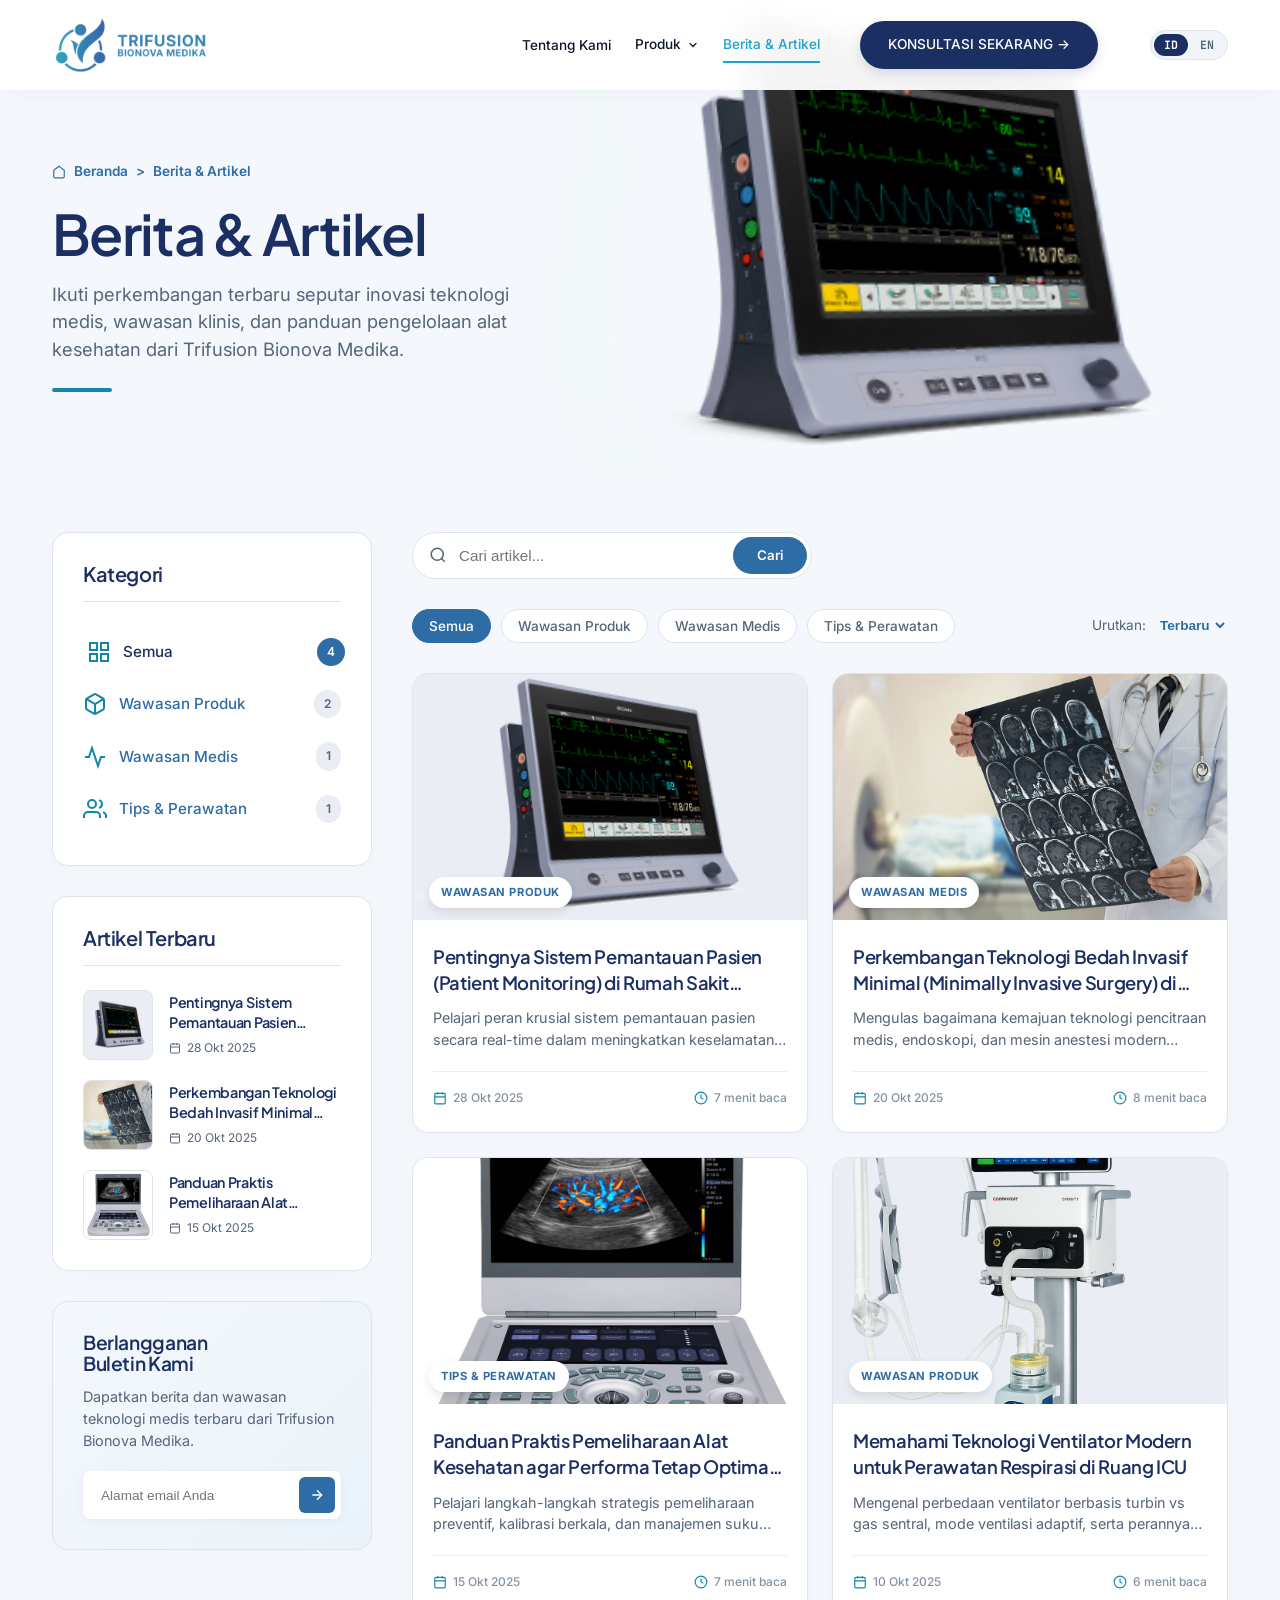
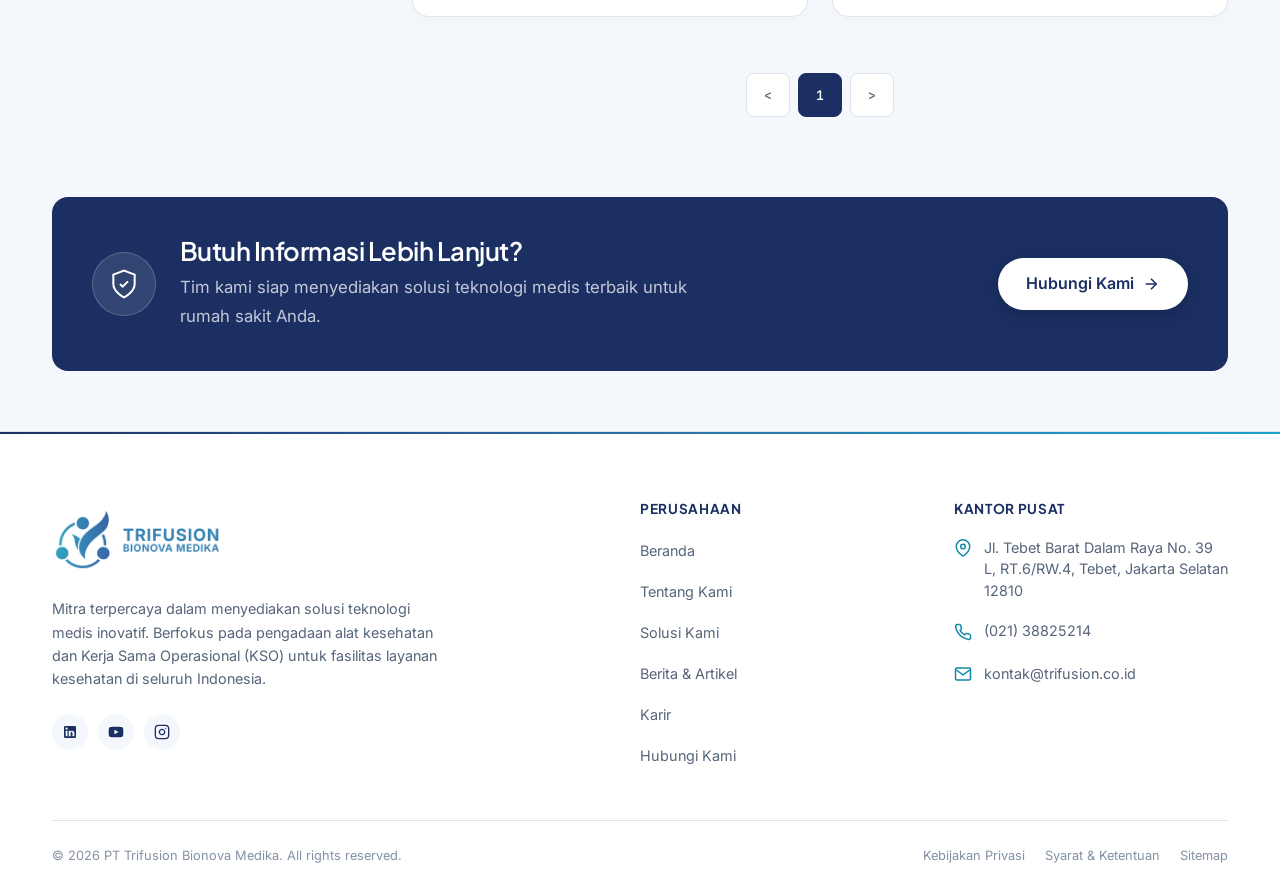
<file: articles.html>
<!DOCTYPE html>
<html lang="id">
<head>
  <meta charset="UTF-8">
  <meta name="viewport" content="width=device-width, initial-scale=1.0">
  <title>Berita &amp; Artikel — Trifusion Bionova Medika</title>
  <meta name="description" content="Dapatkan informasi terbaru seputar inovasi teknologi medis, wawasan klinis, dan panduan perawatan alat kesehatan dari Trifusion Bionova Medika.">
  <link rel="icon" type="image/png" href="assets/img/trifusion-icon.png">

  <link rel="preconnect" href="https://fonts.googleapis.com">
  <link rel="preconnect" href="https://fonts.gstatic.com" crossorigin>
  <link href="https://fonts.googleapis.com/css2?family=Inter:wght@400;500;600;700&family=Plus+Jakarta+Sans:wght@500;600;700&family=JetBrains+Mono:wght@400;500;600&display=swap" rel="stylesheet">

  <link rel="stylesheet" href="css/style.css">
  <link rel="stylesheet" href="css/responsive.css">

  <style>
    :root {
      --ui-primary: var(--color-primary-600);
      --ui-primary-hover: var(--color-primary);
      --ui-bg-light: #f4f8fc;
      --ui-border: var(--color-border);
      --ui-text: var(--color-text);
      --ui-text-light: var(--color-text-light);
      --ui-text-dark: var(--color-primary);
    }

    body { background-color: #f4f8fc; }

    /* ===== HERO SECTION ===== */
    .article-hero { position: relative; background: #f4f8fc; padding: 160px 0 80px; overflow: hidden; }
    .article-hero__bg { position: absolute; top: 0; right: 0; bottom: 0; width: 58%; z-index: 1; }
    .article-hero__wave { position: absolute; top: 0; left: -2px; height: 100%; width: 250px; z-index: 2; }
    .article-hero__bg img { width: 100%; height: 100%; object-fit: cover; object-position: center; }
    .article-hero .container { position: relative; z-index: 3; }
    .breadcrumb-ui { font-size: 0.85rem; display: flex; gap: 8px; align-items: center; font-weight: 600; color: var(--ui-primary); margin-bottom: 20px; }
    .breadcrumb-ui a { color: var(--ui-primary); text-decoration: none; }
    .breadcrumb-ui svg { width: 14px; height: 14px; }
    .article-hero h1 { font-size: clamp(2.5rem, 5vw, 3.5rem); color: var(--ui-text-dark); margin-bottom: 16px; letter-spacing: -0.03em; }
    .article-hero p { font-size: 1.15rem; color: var(--ui-text); max-width: 460px; line-height: 1.5; margin-bottom: 24px; }
    .line-accent { width: 60px; height: 4px; background: var(--color-accent-600); border-radius: 2px; }
    @media (max-width: 900px) {
      .article-hero__bg { width: 100%; opacity: 0.15; }
      .article-hero__wave { display: none; }
    }

    /* ===== MAIN LAYOUT ===== */
    .article-layout { display: grid; grid-template-columns: 1fr; gap: 40px; padding: 60px 0 80px; }
    @media (min-width: 992px) { .article-layout { grid-template-columns: 320px 1fr; align-items: start; } }

    /* ===== SIDEBAR ===== */
    .sidebar-widget { background: white; border-radius: 16px; padding: 30px; border: 1px solid var(--ui-border); margin-bottom: 30px; box-shadow: 0 4px 20px rgba(0,0,0,0.02); }
    .sidebar-widget h3 { font-size: 1.25rem; color: var(--ui-text-dark); margin-bottom: 24px; padding-bottom: 16px; border-bottom: 1px solid var(--ui-border); }
    .cat-list { list-style: none; padding: 0; margin: 0; }
    .cat-item { display: flex; align-items: center; justify-content: space-between; padding: 12px 0; border-bottom: 1px solid var(--color-bg-muted); color: var(--ui-primary); font-weight: 500; font-size: 0.95rem; text-decoration: none; cursor: pointer; transition: all 0.2s; }
    .cat-item:last-child { border-bottom: none; }
    .cat-item:hover, .cat-item.active { color: var(--ui-primary-hover); transform: translateX(4px); }
    .cat-item__inner { display: flex; align-items: center; gap: 12px; }
    .cat-icon { width: 24px; height: 24px; display: grid; place-items: center; color: var(--color-accent-600); }
    .cat-count { background: var(--color-bg-muted); color: var(--ui-text); font-size: 0.75rem; padding: 4px 10px; border-radius: 20px; font-weight: 600; }
    .cat-item.active .cat-count { background: var(--ui-primary); color: white; }

    .latest-list { display: grid; gap: 20px; }
    .latest-item { display: flex; gap: 16px; align-items: center; text-decoration: none; transition: transform 0.2s; }
    .latest-item:hover { transform: translateY(-2px); }
    .latest-item__img { width: 70px; height: 70px; border-radius: 8px; flex-shrink: 0; background: var(--color-bg-muted); overflow: hidden; border: 1px solid var(--ui-border); }
    .latest-item__img img { width: 100%; height: 100%; object-fit: cover; }
    .latest-item__info h4 { font-size: 0.9rem; color: var(--ui-text-dark); margin: 0 0 6px; line-height: 1.4; display: -webkit-box; -webkit-line-clamp: 2; line-clamp: 2; -webkit-box-orient: vertical; overflow: hidden; }
    .latest-item__meta { font-size: 0.75rem; color: var(--ui-text); display: flex; align-items: center; gap: 6px; }
    .latest-item__meta svg { width: 12px; height: 12px; }

    .newsletter-widget { background: linear-gradient(135deg, #f4f8fc 0%, #eaf3fa 100%); position: relative; overflow: hidden; }
    .newsletter-widget::after { content: ''; position: absolute; top: -10px; right: -10px; width: 100px; height: 100px; background: url('data:image/svg+xml;utf8,<svg viewBox="0 0 24 24" fill="none" stroke="%231BA3C9" stroke-width="1" opacity="0.1"><path d="M4 4h16c1.1 0 2 .9 2 2v12c0 1.1-.9 2-2 2H4c-1.1 0-2-.9-2-2V6c0-1.1.9-2 2-2z"/><polyline points="22,6 12,13 2,6"/></svg>') no-repeat center/contain; }
    .newsletter-widget h3 { border: none; margin-bottom: 12px; padding: 0; font-size: 1.2rem; }
    .newsletter-widget p { font-size: 0.9rem; color: var(--ui-text); margin-bottom: 20px; line-height: 1.5; }
    .newsletter-form { display: flex; gap: 8px; background: white; padding: 6px; border-radius: 8px; box-shadow: 0 2px 10px rgba(0,0,0,0.05); }
    .newsletter-form input { flex: 1; border: none; background: transparent; padding: 8px 12px; font-size: 0.85rem; outline: none; min-width: 0; }
    .newsletter-form button { background: var(--ui-primary); color: white; border: none; width: 36px; height: 36px; border-radius: 6px; display: grid; place-items: center; cursor: pointer; transition: 0.2s; }
    .newsletter-form button:hover { background: var(--ui-primary-hover); }

    /* ===== MAIN CONTENT ===== */
    .article-toolbar { display: flex; flex-wrap: wrap; gap: 20px; justify-content: space-between; margin-bottom: 30px; align-items: center; }
    .search-bar { display: flex; background: white; border-radius: 30px; border: 1px solid var(--ui-border); overflow: hidden; width: 100%; max-width: 400px; padding: 4px; }
    .search-bar svg { width: 18px; height: 18px; color: var(--ui-text); margin: auto 12px; }
    .search-bar input { flex: 1; border: none; outline: none; padding: 10px 0; font-size: 0.95rem; }
    .search-bar button { background: var(--ui-primary); color: white; border: none; padding: 10px 24px; border-radius: 24px; font-weight: 600; cursor: pointer; }
    .filter-pills { display: flex; flex-wrap: wrap; gap: 10px; align-items: center; }
    .filter-pill { background: white; border: 1px solid var(--ui-border); color: var(--ui-text); padding: 8px 16px; border-radius: 20px; font-size: 0.85rem; font-weight: 500; cursor: pointer; transition: 0.2s; }
    .filter-pill:hover { border-color: var(--color-accent-600); color: var(--color-accent-600); }
    .filter-pill.active { background: var(--ui-primary); border-color: var(--ui-primary); color: white; }
    .sort-wrap { display: flex; align-items: center; gap: 10px; font-size: 0.85rem; color: var(--ui-text); }
    .sort-select { border: none; background: transparent; font-weight: 600; color: var(--ui-primary); cursor: pointer; outline: none; font-size: 0.85rem; }

    .article-grid { display: grid; grid-template-columns: repeat(auto-fill, minmax(280px, 1fr)); gap: 24px; margin-bottom: 50px; }
    .art-card { background: white; border-radius: 16px; overflow: hidden; border: 1px solid var(--ui-border); box-shadow: 0 4px 15px rgba(0,0,0,0.02); transition: transform 0.3s, box-shadow 0.3s; display: flex; flex-direction: column; }
    .art-card:hover { transform: translateY(-6px); box-shadow: 0 12px 25px rgba(0,0,0,0.06); border-color: transparent; }
    .art-card__media { position: relative; aspect-ratio: 16/10; overflow: hidden; background: var(--color-bg-muted); }
    .art-card__media img { width: 100%; height: 100%; object-fit: cover; transition: transform 0.5s ease; }
    .art-card:hover .art-card__media img { transform: scale(1.05); }
    .art-card__cat { position: absolute; bottom: 12px; left: 16px; background: white; color: var(--ui-primary); font-size: 0.7rem; font-weight: 700; padding: 6px 12px; border-radius: 20px; box-shadow: 0 4px 10px rgba(0,0,0,0.1); letter-spacing: 0.05em; text-transform: uppercase; }
    .art-card__body { padding: 24px 20px; display: flex; flex-direction: column; flex: 1; }
    .art-card__title { font-size: 1.15rem; color: var(--ui-text-dark); margin: 0 0 12px; line-height: 1.4; display: -webkit-box; -webkit-line-clamp: 2; line-clamp: 2; -webkit-box-orient: vertical; overflow: hidden; }
    .art-card:hover .art-card__title { color: var(--color-accent-600); }
    .art-card__excerpt { font-size: 0.9rem; color: var(--ui-text); margin-bottom: 20px; line-height: 1.5; display: -webkit-box; -webkit-line-clamp: 2; line-clamp: 2; -webkit-box-orient: vertical; overflow: hidden; flex: 1; }
    .art-card__footer { display: flex; align-items: center; justify-content: space-between; border-top: 1px solid var(--color-bg-muted); padding-top: 16px; font-size: 0.75rem; color: var(--ui-text-light); font-weight: 500; }
    .art-card__meta { display: flex; align-items: center; gap: 6px; }
    .art-card__meta svg { width: 14px; height: 14px; color: var(--color-accent-600); }

    .pagination { display: flex; justify-content: center; gap: 8px; }
    .page-btn { width: 36px; height: 36px; display: grid; place-items: center; background: white; border: 1px solid var(--ui-border); border-radius: 50%; color: var(--ui-text); font-weight: 600; font-size: 0.85rem; cursor: pointer; transition: 0.2s; text-decoration: none; }
    .page-btn:hover { border-color: var(--ui-primary); color: var(--ui-primary); }
    .page-btn.active { background: var(--ui-primary); color: white; border-color: var(--ui-primary); }

    .cta-banner { background: var(--color-primary); border-radius: 16px; padding: 40px; color: white; display: flex; flex-direction: column; gap: 20px; margin-bottom: 60px; position: relative; overflow: hidden; }
    .cta-banner::before { content: ''; position: absolute; top: 0; left: 0; bottom: 0; right: 0; background: url('https://images.unsplash.com/photo-1576091160550-2173ff9e5ee5?ixlib=rb-4.0.3&auto=format&fit=crop&w=1000&q=80') center/cover; opacity: 0.15; mix-blend-mode: overlay; z-index: 1; }
    @media (min-width: 768px) { .cta-banner { flex-direction: row; align-items: center; justify-content: space-between; } }
    .cta-banner > div { position: relative; z-index: 2; display: flex; align-items: center; gap: 24px; }
    .cta-banner__icon { width: 64px; height: 64px; background: rgba(255,255,255,0.1); border-radius: 50%; display: grid; place-items: center; flex-shrink: 0; border: 1px solid rgba(255,255,255,0.2); }
    .cta-banner__icon svg { width: 32px; height: 32px; color: white; }
    .cta-banner h2 { color: white; font-size: 1.6rem; margin-bottom: 8px; letter-spacing: -0.02em; }
    .btn-white { position: relative; z-index: 2; background: white; color: var(--color-primary); padding: 12px 28px; border-radius: 30px; font-weight: 600; text-decoration: none; display: inline-flex; align-items: center; gap: 8px; transition: all 0.2s; flex-shrink: 0; box-shadow: 0 4px 15px rgba(0,0,0,0.2); }
    .btn-white:hover { transform: translateY(-2px); box-shadow: 0 6px 20px rgba(0,0,0,0.25); }

    .empty-state { text-align: center; padding: 60px 20px; background: white; border-radius: 16px; border: 1px dashed var(--ui-border); display: none; }
    .empty-state.show { display: block; }
    .empty-state svg { width: 48px; height: 48px; color: var(--color-border-strong); margin-bottom: 16px; }
    .empty-state h3 { font-size: 1.2rem; color: var(--ui-text-dark); margin-bottom: 8px; }
  </style>
</head>
<body>

  <!-- ===== Header ===== -->
  <header class="header">
    <div class="container">
      <a href="index.html" aria-label="Trifusion Bionova Medika — beranda" style="display: inline-flex; align-items: center;">
      <img src="assets/img/trifusion_new_logo.png" alt="Trifusion Bionova Medika" class="header-logo-img">
      </a>

      <nav class="nav" aria-label="Navigasi utama">
        <ul class="nav__list">
          <li><a class="nav__link" href="about.html" data-i18n="nav.about">Tentang Kami</a></li>
          <li><a class="nav__link" href="products.html"><span data-i18n="nav.products">Produk</span></a></li>
          <li><a class="nav__link active" href="articles.html" aria-current="page" data-i18n="nav.articles">Berita &amp; Artikel</a></li>
        </ul>
        <a class="btn btn--konsultasi" href="contact.html" data-i18n="nav.cta">Konsultasi Sekarang &rarr;</a>
      </nav>

      <button class="burger" aria-label="Buka menu" aria-expanded="false">
        <span></span><span></span><span></span>
      </button>
    </div>
  </header>
  <div class="nav-backdrop"></div>

  <main>
    <!-- ===== Hero ===== -->
    <section class="article-hero">
      <div class="article-hero__bg">
        <img src="assets/img/Patient Monitor X12.png" alt="Monitor Pasien Medis">
        <svg class="article-hero__wave" viewBox="0 0 200 1080" preserveAspectRatio="none" aria-hidden="true">
          <path d="M0,0 C150,300 0,700 100,1080 L0,1080 L0,0 Z" fill="rgba(244, 248, 252, 0.6)"/>
          <path d="M0,0 C100,350 -50,650 50,1080 L0,1080 L0,0 Z" fill="#f4f8fc"/>
        </svg>
      </div>
      <div class="container">
        <div class="breadcrumb-ui">
          <svg viewBox="0 0 24 24" fill="none" stroke="currentColor" stroke-width="2"><path d="M3 9l9-7 9 7v11a2 2 0 0 1-2 2H5a2 2 0 0 1-2-2z"/></svg>
          <a href="index.html" data-i18n="nav.home">Beranda</a> &gt; <span data-i18n="nav.articles">Berita &amp; Artikel</span>
        </div>
        <h1 data-i18n="art.hero.title">Berita &amp; Artikel</h1>
        <p data-i18n="art.hero.sub">Ikuti perkembangan terbaru seputar inovasi teknologi medis, wawasan klinis, dan panduan pengelolaan alat kesehatan dari Trifusion Bionova Medika.</p>
        <div class="line-accent"></div>
      </div>
    </section>

    <!-- ===== Main Layout ===== -->
    <section class="container">
      <div class="article-layout">
        
        <!-- Sidebar -->
        <aside>
          <div class="sidebar-widget">
            <h3 data-i18n="art.side.cat">Kategori</h3>
            <ul class="cat-list" id="catListSidebar"></ul>
          </div>

          <div class="sidebar-widget">
            <h3 data-i18n="art.side.latest">Artikel Terbaru</h3>
            <div class="latest-list" id="latestArticlesSidebar"></div>
          </div>

          <div class="sidebar-widget newsletter-widget">
            <h3 data-i18n="art.side.newsTitle">Berlangganan<br>Buletin Kami</h3>
            <p data-i18n="art.side.newsDesc">Dapatkan berita dan wawasan teknologi medis terbaru dari Trifusion Bionova Medika.</p>
            <form class="newsletter-form" onsubmit="event.preventDefault(); alert(window.TBM_LANG && window.TBM_LANG.getLang()==='en' ? 'Thank you for subscribing!' : 'Terima kasih telah berlangganan!'); this.reset();">
              <input type="email" placeholder="Alamat email Anda" data-i18n-placeholder="art.side.newsPh" required>
              <button type="submit" aria-label="Subscribe">
                <svg viewBox="0 0 24 24" width="16" height="16" fill="none" stroke="currentColor" stroke-width="2"><line x1="5" y1="12" x2="19" y2="12"/><polyline points="12 5 19 12 12 19"/></svg>
              </button>
            </form>
          </div>
        </aside>

        <!-- Konten Utama -->
        <div>
          <div class="article-toolbar">
            <div class="search-bar">
              <svg viewBox="0 0 24 24" fill="none" stroke="currentColor" stroke-width="2"><circle cx="11" cy="11" r="8"/><line x1="21" y1="21" x2="16.65" y2="16.65"/></svg>
              <input type="text" id="searchInput" placeholder="Cari artikel..." data-i18n-placeholder="art.search.ph">
              <button type="button" id="searchBtn" data-i18n="art.search.btn">Cari</button>
            </div>
            
            <div style="display: flex; justify-content: space-between; width: 100%; align-items: center; margin-top: 10px; flex-wrap: wrap; gap: 12px;">
              <div class="filter-pills" id="catFilterPills"></div>
              <div class="sort-wrap">
                <span data-i18n="art.sort.label">Urutkan:</span>
                <select class="sort-select" id="sortSelect">
                  <option value="newest" data-i18n="art.sort.newest">Terbaru</option>
                  <option value="oldest" data-i18n="art.sort.oldest">Terlama</option>
                </select>
              </div>
            </div>
          </div>

          <div class="article-grid" id="articleGrid"></div>

          <div class="empty-state" id="emptyState">
            <svg viewBox="0 0 24 24" fill="none" stroke="currentColor" stroke-width="1.5"><circle cx="11" cy="11" r="8"/><line x1="21" y1="21" x2="16.65" y2="16.65"/><line x1="8" y1="11" x2="14" y2="11"/><line x1="11" y1="8" x2="11" y2="14"/></svg>
            <h3 data-i18n="art.empty.title">Artikel tidak ditemukan</h3>
            <p style="color: var(--ui-text);" data-i18n="art.empty.desc">Coba ubah kata kunci pencarian atau pilih kategori lainnya.</p>
          </div>

          <div class="pagination" id="pagination">
            <button class="page-btn" aria-label="Previous">&lt;</button>
            <button class="page-btn active">1</button>
            <button class="page-btn" aria-label="Next">&gt;</button>
          </div>
        </div>
      </div>

      <!-- Bottom CTA Banner -->
      <div class="cta-banner">
        <div>
          <div class="cta-banner__icon">
            <svg viewBox="0 0 24 24" fill="none" stroke="currentColor" stroke-width="1.5"><path d="M12 22s8-4 8-10V5l-8-3-8 3v7c0 6 8 10 8 10z"/><polyline points="9 12 11 14 15 10"/></svg>
          </div>
          <div>
            <h2 data-i18n="art.cta.title">Butuh Informasi Lebih Lanjut?</h2>
            <p style="margin: 0; font-size: 1.05rem; opacity: 0.9;" data-i18n="art.cta.desc">Tim kami siap menyediakan solusi teknologi medis terbaik untuk rumah sakit Anda.</p>
          </div>
        </div>
        <a href="contact.html" class="btn-white">
          <span data-i18n="art.cta.btn">Hubungi Kami</span>
          <svg viewBox="0 0 24 24" width="18" height="18" fill="none" stroke="currentColor" stroke-width="2"><line x1="5" y1="12" x2="19" y2="12"/><polyline points="12 5 19 12 12 19"/></svg>
        </a>
      </div>
    </section>
  </main>

  <!-- ===== Footer ===== -->
  <footer class="footer" style="padding: 70px 0 30px; background: #ffffff; border-top: 1px solid var(--color-border); position: relative; z-index: 10;">
    <div class="container">
      <div style="display: grid; grid-template-columns: repeat(auto-fit, minmax(220px, 1fr)); gap: 40px; margin-bottom: 50px;">
        <div style="grid-column: 1 / -1; max-width: 400px;">
          <a href="index.html" style="display: inline-block; margin-top: -24px; margin-bottom: -12px; margin-left: -20px;">
          <img src="assets/img/trifusion_new_logo.png" alt="Trifusion Bionova Medika" style="width: 220px; height: auto; display: block;">
          </a>
          <p style="font-size: 0.9rem; line-height: 1.6; color: var(--color-text); margin-bottom: 24px;" data-i18n="footer.desc">
            Mitra terpercaya dalam menyediakan solusi teknologi medis inovatif. Berfokus pada pengadaan alat kesehatan dan Kerja Sama Operasional (KSO) untuk fasilitas layanan kesehatan di seluruh Indonesia.
          </p>
          <div style="display: flex; gap: 10px;">
            <a href="#" aria-label="LinkedIn" style="width: 36px; height: 36px; border-radius: 50%; background: #f4f8fc; display: flex; align-items: center; justify-content: center; color: var(--color-primary); transition: 0.3s;"><svg viewBox="0 0 24 24" fill="currentColor" style="width: 16px;"><path d="M19 3a2 2 0 0 1 2 2v14a2 2 0 0 1-2 2H5a2 2 0 0 1-2-2V5a2 2 0 0 1 2-2h14m-.5 15.5v-5.3a3.26 3.26 0 0 0-3.26-3.26c-.85 0-1.84.52-2.32 1.3v-1.11h-2.79v8.37h2.79v-4.93c0-.77.62-1.4 1.39-1.4a1.4 1.4 0 0 1 1.4 1.4v4.93h2.79M6.88 8.56a1.68 1.68 0 0 0 1.68-1.68c0-.93-.75-1.69-1.68-1.69a1.69 1.69 0 0 0-1.69 1.69c0 .93.76 1.68 1.69 1.68m1.39 9.94v-8.37H5.5v8.37h2.77z"/></svg></a>
            <a href="#" aria-label="YouTube" style="width: 36px; height: 36px; border-radius: 50%; background: #f4f8fc; display: flex; align-items: center; justify-content: center; color: var(--color-primary); transition: 0.3s;"><svg viewBox="0 0 24 24" fill="currentColor" style="width: 16px;"><path d="M22.54 6.42a2.78 2.78 0 0 0-1.94-1.94C18.88 4 12 4 12 4s-6.88 0-8.6.48a2.78 2.78 0 0 0-1.94 1.94C1 8.14 1 12 1 12s0 3.86.48 5.58a2.78 2.78 0 0 0 1.94 1.94C5.12 20 12 20 12 20s6.88 0 8.6-.48a2.78 2.78 0 0 0 1.94-1.94C23 15.86 23 12 23 12s0-3.86-.46-5.58zM9.54 15.54V8.46L15.82 12l-6.28 3.54z"/></svg></a>
            <a href="#" aria-label="Instagram" style="width: 36px; height: 36px; border-radius: 50%; background: #f4f8fc; display: flex; align-items: center; justify-content: center; color: var(--color-primary); transition: 0.3s;"><svg viewBox="0 0 24 24" fill="none" stroke="currentColor" stroke-width="2" stroke-linecap="round" stroke-linejoin="round" style="width: 16px;"><rect x="2" y="2" width="20" height="20" rx="5" ry="5"/><path d="M16 11.37A4 4 0 1 1 12.63 8 4 4 0 0 1 16 11.37z"/><line x1="17.5" y1="6.5" x2="17.51" y2="6.5"/></svg></a>
          </div>
        </div>

        <div>
          <h4 style="font-size: 0.85rem; font-family: var(--font-display); font-weight: 700; color: var(--color-primary); letter-spacing: 0.05em; text-transform: uppercase; margin-bottom: 20px;" data-i18n="footer.company">Perusahaan</h4>
          <ul style="display: grid; gap: 14px; padding: 0; margin: 0; list-style: none;">
            <li><a href="index.html" style="font-size: 0.9rem; color: var(--color-text); text-decoration: none; transition: color 0.2s;" data-i18n="nav.home">Beranda</a></li>
            <li><a href="about.html" style="font-size: 0.9rem; color: var(--color-text); text-decoration: none; transition: color 0.2s;" data-i18n="nav.about">Tentang Kami</a></li>
            <li><a href="products.html" style="font-size: 0.9rem; color: var(--color-text); text-decoration: none; transition: color 0.2s;" data-i18n="footer.solutions">Solusi Kami</a></li>
            <li><a href="articles.html" style="font-size: 0.9rem; color: var(--color-text); text-decoration: none; transition: color 0.2s;" data-i18n="nav.articles">Berita &amp; Artikel</a></li>
            <li><a href="career.html" style="font-size: 0.9rem; color: var(--color-text); text-decoration: none; transition: color 0.2s;" data-i18n="nav.career">Karir</a></li>
            <li><a href="contact.html" style="font-size: 0.9rem; color: var(--color-text); text-decoration: none; transition: color 0.2s;" data-i18n="footer.contact">Hubungi Kami</a></li>
          </ul>
        </div>

        <div>
          <h4 style="font-size: 0.85rem; font-family: var(--font-display); font-weight: 700; color: var(--color-primary); letter-spacing: 0.05em; text-transform: uppercase; margin-bottom: 20px;" data-i18n="footer.hq">Kantor Pusat</h4>
          <ul style="display: grid; gap: 18px; padding: 0; margin: 0; list-style: none;">
            <li style="display: flex; gap: 12px; align-items: flex-start;">
              <svg viewBox="0 0 24 24" fill="none" stroke="var(--color-accent-600)" stroke-width="2" style="width: 18px; margin-top: 2px; flex-shrink: 0;"><path d="M21 10c0 7-9 13-9 13s-9-6-9-13a9 9 0 0 1 18 0z"/><circle cx="12" cy="10" r="3"/></svg>
              <span style="font-size: 0.9rem; color: var(--color-text); line-height: 1.5;">Jl. Tebet Barat Dalam Raya No. 39 L, RT.6/RW.4, Tebet, Jakarta Selatan 12810</span>
            </li>
            <li style="display: flex; gap: 12px; align-items: center;">
              <svg viewBox="0 0 24 24" fill="none" stroke="var(--color-accent-600)" stroke-width="2" style="width: 18px; flex-shrink: 0;"><path d="M22 16.92v3a2 2 0 0 1-2.18 2 19.79 19.79 0 0 1-8.63-3.07 19.5 19.5 0 0 1-6-6 19.79 19.79 0 0 1-3.07-8.67A2 2 0 0 1 4.11 2h3a2 2 0 0 1 2 1.72 12.84 12.84 0 0 0 .7 2.81 2 2 0 0 1-.45 2.11L8.09 9.91a16 16 0 0 0 6 6l1.27-1.27a2 2 0 0 1 2.11-.45 12.84 12.84 0 0 0 2.81.7A2 2 0 0 1 22 16.92z"/></svg>
              <span style="font-size: 0.9rem; color: var(--color-text);">(021) 38825214</span>
            </li>
            <li style="display: flex; gap: 12px; align-items: center;">
              <svg viewBox="0 0 24 24" fill="none" stroke="var(--color-accent-600)" stroke-width="2" style="width: 18px; flex-shrink: 0;"><path d="M4 4h16a2 2 0 0 1 2 2v12a2 2 0 0 1-2 2H4a2 2 0 0 1-2-2V6a2 2 0 0 1 2-2z"/><polyline points="22,6 12,13 2,6"/></svg>
              <a href="mailto:kontak@trifusion.co.id" style="font-size: 0.9rem; color: var(--color-text); text-decoration: none;">kontak@trifusion.co.id</a>
            </li>
          </ul>
        </div>
      </div>

      <div style="border-top: 1px solid var(--color-border); padding-top: 24px; display: flex; justify-content: space-between; align-items: center; flex-wrap: wrap; gap: 16px;">
        <span style="font-size: 0.8rem; color: var(--color-text-light);">&copy; 2026 PT Trifusion Bionova Medika. All rights reserved.</span>
        <span style="display: flex; gap: 20px; font-size: 0.8rem;">
          <a href="#" style="color: var(--color-text-light); text-decoration: none;" data-i18n="footer.privacy">Kebijakan Privasi</a>
          <a href="#" style="color: var(--color-text-light); text-decoration: none;" data-i18n="footer.terms">Syarat &amp; Ketentuan</a>
          <a href="#" style="color: var(--color-text-light); text-decoration: none;" data-i18n="footer.sitemap">Sitemap</a>
        </span>
      </div>
    </div>
    <style>
      .footer a:hover { color: var(--color-primary) !important; }
      .footer .logo:hover .logo__name { color: var(--color-primary) !important; }
      @media (min-width: 900px) {
        .footer > .container > div:first-child { grid-template-columns: 2fr 1fr 1fr !important; }
        .footer > .container > div:first-child > div:first-child { grid-column: 1 !important; }
      }
    </style>
  </footer>

  <!-- Scripts -->
  <script src="js/products.js"></script>
  <script src="js/articles.js"></script>
  <script src="js/main.js"></script>
  <script src="js/lang.js"></script>
  
  <script>
    document.addEventListener("DOMContentLoaded", () => {
      const data = window.ARTICLE_DATA;
      if (!data) return;

      const { ARTICLE_CATEGORIES, ARTICLES } = data;
      const catListSidebar = document.getElementById('catListSidebar');
      const catFilterPills = document.getElementById('catFilterPills');
      const latestArticlesSidebar = document.getElementById('latestArticlesSidebar');
      const articleGrid = document.getElementById('articleGrid');
      const searchInput = document.getElementById('searchInput');
      const searchBtn = document.getElementById('searchBtn');
      const sortSelect = document.getElementById('sortSelect');
      const emptyState = document.getElementById('emptyState');

      let currentCategory = 'all';
      let searchQuery = '';
      let sortOrder = 'newest';

      const getLang = () => (window.TBM_LANG ? window.TBM_LANG.getLang() : 'id');
      const pick = (val) => (val && typeof val === 'object' ? (val[getLang()] || val.id) : val);

      function renderCategories() {
        if (!catListSidebar || !catFilterPills) return;
        catListSidebar.innerHTML = '';
        catFilterPills.innerHTML = '';

        ARTICLE_CATEGORIES.forEach(cat => {
          const count = cat.id === 'all' ? ARTICLES.length : ARTICLES.filter(a => a.category === cat.id).length;
          const label = pick(cat.label);

          let iconSvg = '';
          if (cat.id === 'all') iconSvg = '<svg viewBox="0 0 24 24" fill="none" stroke="currentColor" stroke-width="2"><rect x="3" y="3" width="7" height="7"/><rect x="14" y="3" width="7" height="7"/><rect x="14" y="14" width="7" height="7"/><rect x="3" y="14" width="7" height="7"/></svg>';
          else if (cat.id === 'product-insight') iconSvg = '<svg viewBox="0 0 24 24" fill="none" stroke="currentColor" stroke-width="2"><path d="M21 16V8a2 2 0 0 0-1-1.73l-7-4a2 2 0 0 0-2 0l-7 4A2 2 0 0 0 3 8v8a2 2 0 0 0 1 1.73l7 4a2 2 0 0 0 2 0l7-4A2 2 0 0 0 21 16z"/><polyline points="3.27 6.96 12 12.01 20.73 6.96"/><line x1="12" y1="22.08" x2="12" y2="12"/></svg>';
          else if (cat.id === 'medical-insight') iconSvg = '<svg viewBox="0 0 24 24" fill="none" stroke="currentColor" stroke-width="2"><path d="M22 12h-4l-3 9L9 3l-3 9H2"/></svg>';
          else if (cat.id === 'healthcare-tips') iconSvg = '<svg viewBox="0 0 24 24" fill="none" stroke="currentColor" stroke-width="2"><path d="M17 21v-2a4 4 0 0 0-4-4H5a4 4 0 0 0-4 4v2"/><circle cx="9" cy="7" r="4"/><path d="M23 21v-2a4 4 0 0 0-3-3.87"/><path d="M16 3.13a4 4 0 0 1 0 7.75"/></svg>';

          const li = document.createElement('li');
          const a = document.createElement('a');
          a.className = `cat-item ${cat.id === currentCategory ? 'active' : ''}`;
          a.href = "#";
          a.innerHTML = `<span class="cat-item__inner"><span class="cat-icon">${iconSvg}</span>${label}</span><span class="cat-count">${count}</span>`;
          a.addEventListener('click', (e) => { e.preventDefault(); setCategory(cat.id); });
          li.appendChild(a);
          catListSidebar.appendChild(li);

          const pill = document.createElement('button');
          pill.className = `filter-pill ${cat.id === currentCategory ? 'active' : ''}`;
          pill.textContent = label;
          pill.addEventListener('click', () => setCategory(cat.id));
          catFilterPills.appendChild(pill);
        });
      }

      function renderLatestSidebar() {
        if (!latestArticlesSidebar) return;
        latestArticlesSidebar.innerHTML = '';
        ARTICLES.slice(0, 3).forEach(art => {
          const title = pick(art.title);
          const date = pick(art.date);
          const a = document.createElement('a');
          a.href = `article-detail.html?id=${art.id}`;
          a.className = 'latest-item';
          a.innerHTML = `
            <div class="latest-item__img"><img src="${art.image}" alt="${title}"></div>
            <div class="latest-item__info">
              <h4>${title}</h4>
              <div class="latest-item__meta">
                <svg viewBox="0 0 24 24" fill="none" stroke="currentColor" stroke-width="2"><rect x="3" y="4" width="18" height="18" rx="2" ry="2"/><line x1="16" y1="2" x2="16" y2="6"/><line x1="8" y1="2" x2="8" y2="6"/><line x1="3" y1="10" x2="21" y2="10"/></svg>
                ${date}
              </div>
            </div>`;
          latestArticlesSidebar.appendChild(a);
        });
      }

      function setCategory(id) {
        currentCategory = id;
        renderCategories();
        filterArticles();
      }

      function filterArticles() {
        let filtered = [...ARTICLES];
        if (currentCategory !== 'all') {
          filtered = filtered.filter(a => a.category === currentCategory);
        }
        if (searchQuery) {
          const q = searchQuery.toLowerCase();
          filtered = filtered.filter(a =>
            pick(a.title).toLowerCase().includes(q) ||
            pick(a.excerpt).toLowerCase().includes(q)
          );
        }
        if (sortOrder === 'oldest') filtered.reverse();
        renderGrid(filtered);
      }

      function renderGrid(articles) {
        if (!articleGrid || !emptyState) return;
        articleGrid.innerHTML = '';

        if (articles.length === 0) {
          emptyState.classList.add('show');
          articleGrid.style.display = 'none';
          document.getElementById('pagination').style.display = 'none';
          return;
        }

        emptyState.classList.remove('show');
        articleGrid.style.display = 'grid';
        document.getElementById('pagination').style.display = 'flex';

        articles.forEach(art => {
          const catObj = ARTICLE_CATEGORIES.find(c => c.id === art.category);
          const catLabel = catObj ? pick(catObj.label) : art.category;
          const title = pick(art.title);
          const excerpt = pick(art.excerpt);
          const date = pick(art.date);
          const readTime = pick(art.readTime);

          const card = document.createElement('div');
          card.className = 'art-card';
          card.innerHTML = `
            <a href="article-detail.html?id=${art.id}" style="display:block; text-decoration:none; color:inherit; height:100%; display:flex; flex-direction:column;">
              <div class="art-card__media">
                <img src="${art.image}" alt="${title}" loading="lazy">
                <span class="art-card__cat">${catLabel}</span>
              </div>
              <div class="art-card__body">
                <h3 class="art-card__title">${title}</h3>
                <p class="art-card__excerpt">${excerpt}</p>
                <div class="art-card__footer">
                  <div class="art-card__meta">
                    <svg viewBox="0 0 24 24" fill="none" stroke="currentColor" stroke-width="2"><rect x="3" y="4" width="18" height="18" rx="2" ry="2"/><line x1="16" y1="2" x2="16" y2="6"/><line x1="8" y1="2" x2="8" y2="6"/><line x1="3" y1="10" x2="21" y2="10"/></svg>
                    ${date}
                  </div>
                  <div class="art-card__meta">
                    <svg viewBox="0 0 24 24" fill="none" stroke="currentColor" stroke-width="2"><circle cx="12" cy="12" r="10"/><polyline points="12 6 12 12 16 14"/></svg>
                    ${readTime}
                  </div>
                </div>
              </div>
            </a>`;
          articleGrid.appendChild(card);
        });
      }

      function renderAll() {
        renderCategories();
        renderLatestSidebar();
        filterArticles();
      }

      if (searchInput && searchBtn) {
        searchInput.addEventListener('input', (e) => { searchQuery = e.target.value; filterArticles(); });
        searchBtn.addEventListener('click', () => { searchQuery = searchInput.value; filterArticles(); });
      }
      if (sortSelect) {
        sortSelect.addEventListener('change', (e) => { sortOrder = e.target.value; filterArticles(); });
      }

      window.addEventListener("tbm:langchange", renderAll);
      renderAll();
    });
  </script>
</body>
</html>
</file>
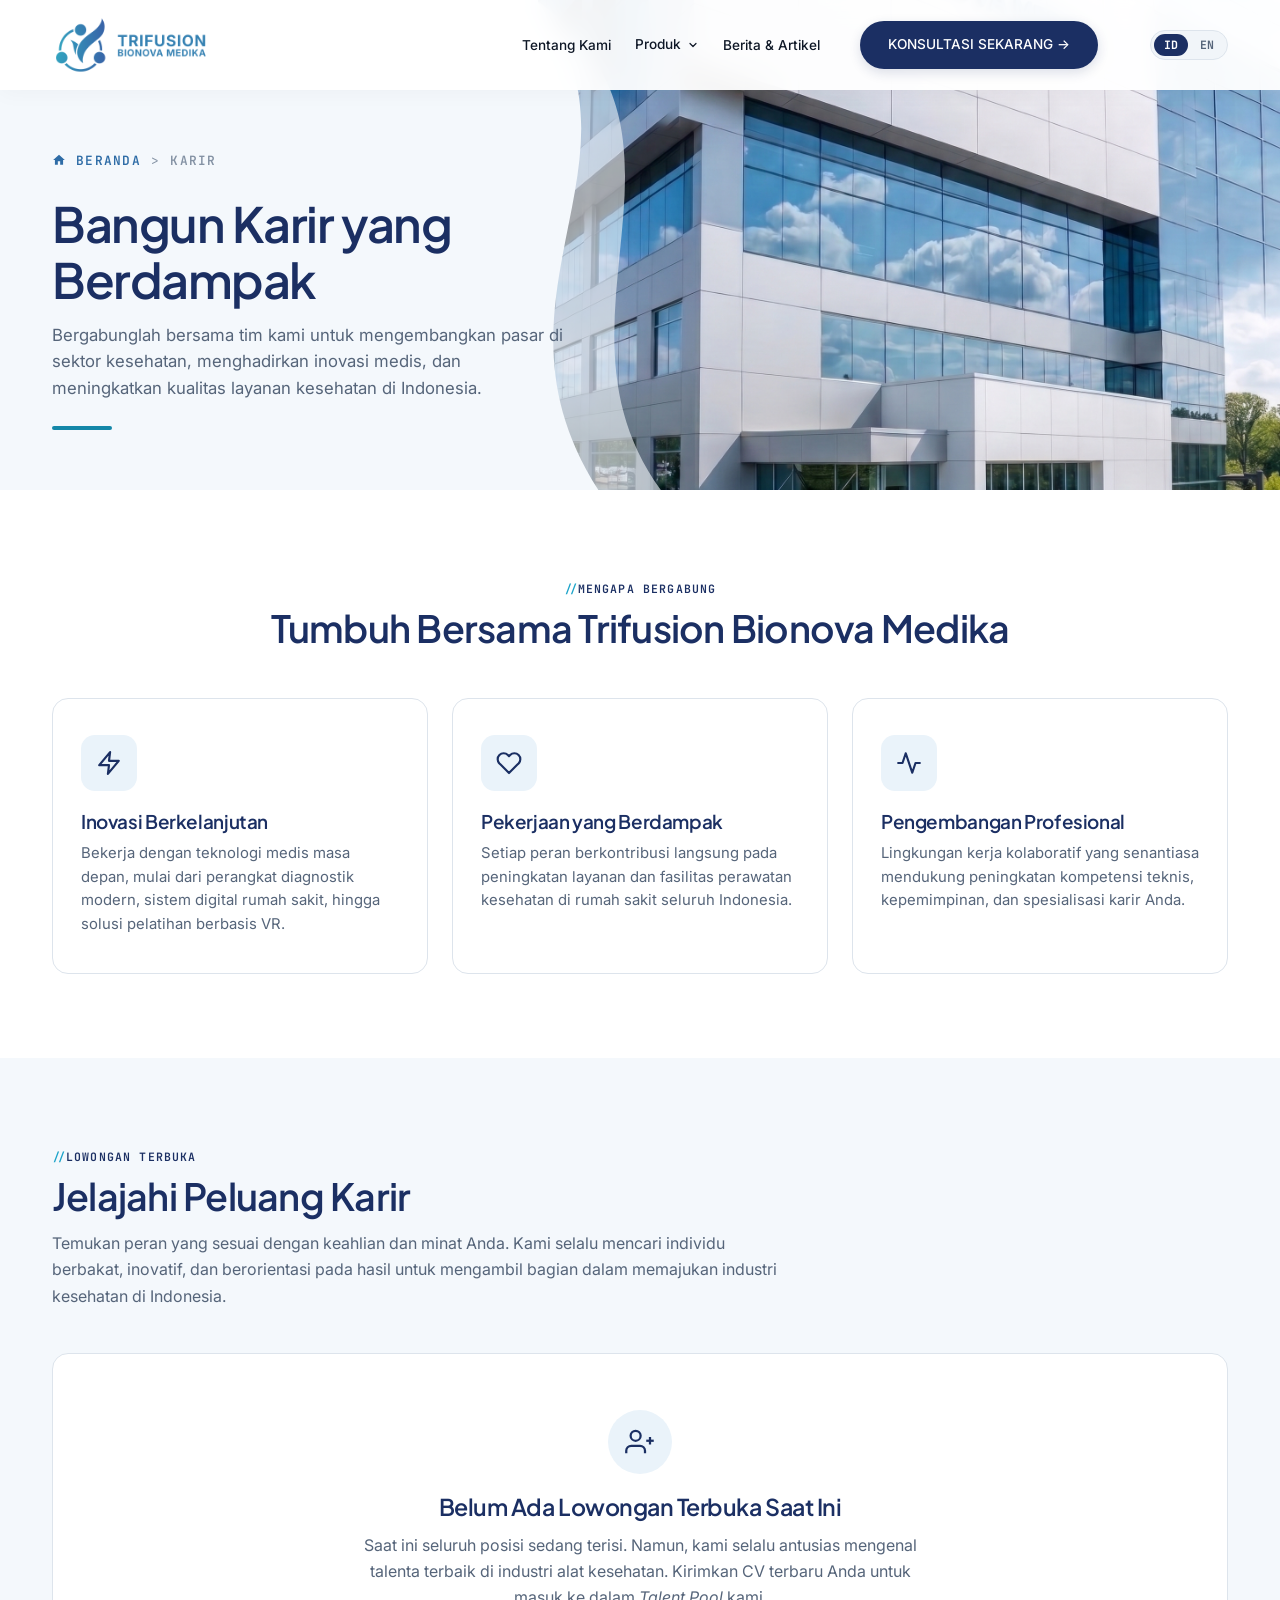
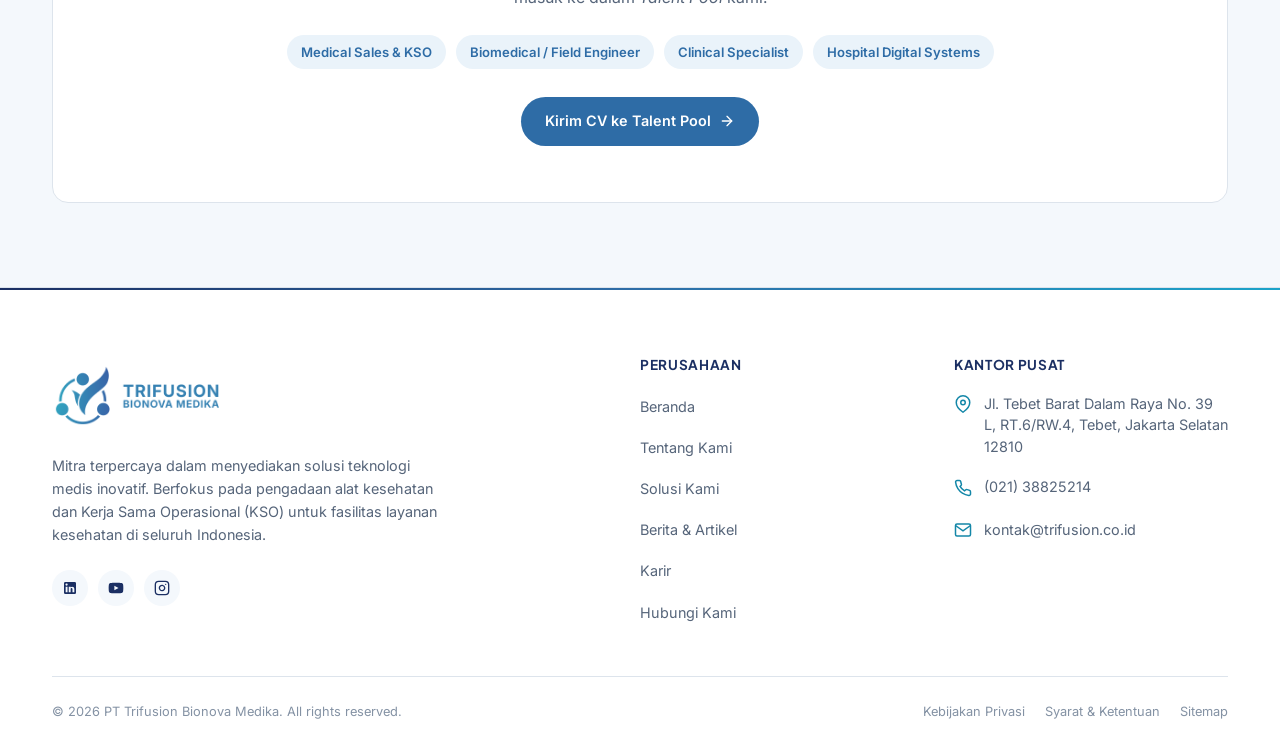
<file: career.html>
<!DOCTYPE html>
<html lang="id">
<head>
  <meta charset="UTF-8">
  <meta name="viewport" content="width=device-width, initial-scale=1.0">
  <title>Karir — Trifusion Bionova Medika</title>
  <meta name="description" content="Saatnya mengembangkan karir dan mengambil peluang baru di industri teknologi dan alat kesehatan bersama PT Trifusion Bionova Medika.">
  <link rel="icon" type="image/png" href="assets/img/trifusion-icon.png">

  <link rel="preconnect" href="https://fonts.googleapis.com">
  <link rel="preconnect" href="https://fonts.gstatic.com" crossorigin>
  <link href="https://fonts.googleapis.com/css2?family=Inter:wght@400;500;600;700&family=Plus+Jakarta+Sans:wght@500;600;700&family=JetBrains+Mono:wght@400;500;600&display=swap" rel="stylesheet">

  <link rel="stylesheet" href="css/style.css">
  <link rel="stylesheet" href="css/responsive.css">

  <style>
    body { background-color: #f4f8fc; }

    /* ===== PAGE HERO SPLIT WAVE (Sama dengan About & Contact) ===== */
    .page-hero--image {
      position: relative;
      min-height: 400px;
      display: flex;
      align-items: center;
      background: #f4f8fc;
      padding-top: var(--header-h);
      padding-bottom: 0;
      overflow: hidden;
      border-bottom: none;
    }
    .page-hero__image-side { position: absolute; top: 0; right: 0; width: 58%; height: 100%; z-index: 1; }
    .page-hero__image-side img { width: 100%; height: 100%; object-fit: cover; object-position: center; }
    .page-hero__wave { position: absolute; top: 0; left: -2px; height: 100%; width: 250px; z-index: 2; }
    .page-hero__container {
      position: relative; z-index: 3; width: 100%;
      max-width: var(--container); margin: 0 auto; padding: 0 32px;
      display: flex; justify-content: flex-start;
    }
    .page-hero__content { max-width: 520px; padding: 60px 0; }
    .breadcrumb {
      display: flex; align-items: center; gap: 6px;
      font-size: 0.8rem; font-weight: 600; color: var(--color-primary-600);
      margin-bottom: 24px;
    }
    .breadcrumb a { color: var(--color-primary-600); text-decoration: none; }
    .breadcrumb .sep { color: var(--color-text-light); font-weight: normal; margin: 0 4px; }
    .breadcrumb .current { color: var(--color-text-light); }
    .page-hero__content h1 {
      font-size: clamp(2.2rem, 3.8vw, 3.1rem); color: var(--color-primary);
      margin-bottom: 14px; letter-spacing: -0.03em; line-height: 1.15;
    }
    .page-hero__content p {
      font-size: 1.05rem; color: var(--color-text); line-height: 1.6;
      margin-bottom: 24px;
    }
    .line-accent { width: 60px; height: 4px; background: var(--color-accent-600); border-radius: 2px; }
    @media (max-width: 900px) {
      .page-hero__image-side { width: 100%; opacity: 0.2; }
      .page-hero__wave { display: none; }
      .page-hero__content { max-width: 100%; padding: 40px 0; }
    }

    /* ===== SECTION COMMON ===== */
    .tbm-sec { padding: 84px 0; }
    .tbm-sec--white { background: #ffffff; }
    .tbm-sec-head { max-width: 740px; margin-bottom: 44px; }
    .tbm-sec-head--center { text-align: center; margin: 0 auto 50px; }
    .tbm-sec-head .eyebrow { color: var(--color-primary); letter-spacing: 0.1em; background: none; display: inline-block; margin-bottom: 8px; }
    .tbm-sec-head h2 { color: var(--color-primary); font-size: clamp(1.85rem, 3vw, 2.35rem); margin: 0 0 14px; letter-spacing: -0.02em; }
    .tbm-sec-head p { font-size: 1rem; color: var(--color-text); line-height: 1.65; margin: 0; }

    /* ===== EMPLOYER BRANDING CARDS ===== */
    .benefits-grid {
      display: grid;
      grid-template-columns: repeat(auto-fit, minmax(280px, 1fr));
      gap: 24px;
    }
    .benefit-card {
      background: #ffffff;
      border: 1px solid var(--color-border);
      border-radius: 16px;
      padding: 36px 28px;
      transition: transform 0.25s ease, box-shadow 0.25s ease, border-color 0.25s ease;
    }
    .benefit-card:hover {
      transform: translateY(-6px);
      border-color: var(--color-accent-600);
      box-shadow: 0 14px 30px rgba(27, 47, 99, 0.06);
    }
    .benefit-card__icon {
      width: 56px; height: 56px;
      border-radius: 14px;
      background: #eaf3fa;
      color: var(--color-primary);
      display: grid; place-items: center;
      margin-bottom: 20px;
    }
    .benefit-card__icon svg { width: 26px; height: 26px; }
    .benefit-card h3 { font-size: 1.18rem; color: var(--color-primary); margin: 0 0 10px; }
    .benefit-card p { font-size: 0.93rem; color: var(--color-text); line-height: 1.6; margin: 0; }

    /* ===== JOB LIST & ACCORDION ===== */
    .job-list { display: grid; gap: 20px; }
    .job-item {
      display: flex; flex-direction: column;
      background: #ffffff;
      border: 1px solid var(--color-border);
      border-radius: 16px;
      padding: 32px;
      transition: transform 0.3s ease, box-shadow 0.3s ease, border-color 0.3s ease;
    }
    .job-item:hover {
      transform: translateY(-4px);
      box-shadow: 0 14px 28px rgba(27, 47, 99, 0.06);
      border-color: var(--color-accent-600);
    }
    .job-header {
      display: flex; flex-wrap: wrap; align-items: flex-start;
      justify-content: space-between; gap: 24px; width: 100%;
    }
    .job-info h3 {
      font-size: 1.32rem; margin: 0 0 14px;
      color: var(--color-primary); transition: color 0.25s ease;
    }
    .job-item:hover .job-info h3 { color: var(--color-accent-600); }
    .job-tags { display: flex; flex-wrap: wrap; gap: 10px; }
    .job-tag {
      display: inline-flex; align-items: center; gap: 6px;
      font-size: 0.82rem; font-weight: 500;
      color: var(--color-text); background: #f4f8fc;
      padding: 6px 14px; border-radius: 20px;
    }
    .job-tag--accent {
      background: #eaf3fa;
      color: var(--color-primary-600);
      font-weight: 600;
    }
    .job-tag svg { width: 14px; height: 14px; color: inherit; }

    .btn-apply {
      display: inline-flex; align-items: center; justify-content: center; gap: 8px;
      background: var(--color-primary-600); color: #ffffff;
      padding: 12px 24px; border-radius: 30px;
      font-size: 0.9rem; font-weight: 600; text-decoration: none;
      transition: all 0.25s ease; white-space: nowrap;
    }
    .btn-apply:hover {
      background: var(--color-primary); color: #ffffff;
      transform: translateY(-2px);
      box-shadow: 0 6px 16px rgba(27, 47, 99, 0.18);
    }
    .btn-apply svg { width: 16px; height: 16px; }

    /* Accordion */
    .job-details-accordion {
      margin-top: 24px;
      border-top: 1px solid var(--color-border);
      padding-top: 16px;
    }
    .job-details-summary {
      display: flex; align-items: center; justify-content: space-between;
      font-family: var(--font-display); font-weight: 600; font-size: 0.95rem;
      color: var(--color-primary); cursor: pointer;
      list-style: none; padding: 6px 0; user-select: none;
      transition: color 0.25s ease;
    }
    .job-details-summary::-webkit-details-marker { display: none; }
    .job-details-summary:hover { color: var(--color-accent-600); }
    .job-details-summary svg {
      width: 20px; height: 20px; color: var(--color-accent-600);
      transition: transform 0.3s ease;
    }
    .job-details-accordion[open] .job-details-summary svg { transform: rotate(180deg); }

    .job-details-content { margin-top: 16px; animation: fadeInDown 0.25s ease-out; }
    @keyframes fadeInDown {
      from { opacity: 0; transform: translateY(-8px); }
      to { opacity: 1; transform: translateY(0); }
    }
    .job-details-content ul { list-style: none; padding: 0; margin: 0 0 20px; }
    .job-details-content ul li {
      position: relative; padding-left: 20px;
      color: var(--color-text); font-size: 0.92rem; line-height: 1.65;
      margin-bottom: 8px;
    }
    .job-details-content ul li::before {
      content: "•"; position: absolute; left: 0; top: -1px;
      color: var(--color-accent-600); font-weight: 700; font-size: 1.15rem;
    }
    .job-location-box {
      background: #f4f8fc;
      padding: 16px 20px;
      border-radius: 10px;
      border-left: 4px solid var(--color-accent-600);
    }
    .job-location-box h5 {
      font-size: 0.8rem; color: var(--color-primary);
      margin: 0 0 6px; text-transform: uppercase; letter-spacing: 0.05em;
    }
    .job-location-box p { color: var(--color-text); font-size: 0.92rem; margin: 0; }

    @media (max-width: 640px) {
      .job-item { padding: 24px; }
      .job-header { flex-direction: column; }
      .job-action, .btn-apply { width: 100%; }
    }
  </style>
</head>
<body>

  <!-- ===== Header ===== -->
  <header class="header">
    <div class="container">
      <a href="index.html" aria-label="Trifusion Bionova Medika — beranda" style="display: inline-flex; align-items: center;">
        <img src="assets/img/trifusion_new_logo.png" alt="Trifusion Bionova Medika" class="header-logo-img" style="width: 220px; height: auto; display: block; margin: -24px 0 -24px -18px;">
      </a>

      <nav class="nav" aria-label="Navigasi utama">
        <ul class="nav__list">
          <li><a class="nav__link" href="about.html" data-i18n="nav.about">Tentang Kami</a></li>
          <li><a class="nav__link" href="products.html"><span data-i18n="nav.products">Produk</span></a></li>
          <li><a class="nav__link" href="articles.html" data-i18n="nav.articles">Berita &amp; Artikel</a></li>
        </ul>
        <a class="btn btn--konsultasi" href="contact.html" data-i18n="nav.cta">Konsultasi Sekarang &rarr;</a>
      </nav>

      <button class="burger" aria-label="Buka menu" aria-expanded="false">
        <span></span><span></span><span></span>
      </button>
    </div>
  </header>
  <div class="nav-backdrop"></div>

  <main>
    <!-- ===== Page Hero ===== -->
    <section class="page-hero page-hero--image">
      <div class="page-hero__image-side">
        <img src="assets/img/OLA.png" alt="Karir di Trifusion Bionova Medika">
        <svg class="page-hero__wave" viewBox="0 0 200 1080" preserveAspectRatio="none" aria-hidden="true">
          <path d="M0,0 C150,300 0,700 100,1080 L0,1080 L0,0 Z" fill="rgba(244, 248, 252, 0.6)" />
          <path d="M0,0 C100,350 -50,650 50,1080 L0,1080 L0,0 Z" fill="#f4f8fc" />
        </svg>
      </div>

      <div class="page-hero__container">
        <div class="page-hero__content" data-reveal>
          <div class="breadcrumb">
            <svg viewBox="0 0 24 24" fill="currentColor" stroke-width="0" style="width: 14px; margin-right: 4px; margin-top:-2px;"><path d="M10 20v-6h4v6h5v-8h3L12 3 2 12h3v8z"/></svg>
            <a href="index.html" data-i18n="nav.home">Beranda</a><span class="sep">&gt;</span><span class="current" data-i18n="nav.career">Karir</span>
          </div>
          <h1 data-i18n="car.hero.title">Bangun Karir yang Berdampak</h1>
          <p data-i18n="car.hero.sub">Bergabunglah bersama tim kami untuk mengembangkan pasar di sektor kesehatan, menghadirkan inovasi medis, dan meningkatkan kualitas layanan kesehatan di Indonesia.</p>
          <div class="line-accent"></div>
        </div>
      </div>
    </section>

    <!-- ===== Employer Branding (Why Join Us) ===== -->
    <section class="tbm-sec tbm-sec--white">
      <div class="container">
        <div class="tbm-sec-head tbm-sec-head--center" data-reveal>
          <span class="eyebrow" data-i18n="car.why.eyebrow">MENGAPA BERGABUNG</span>
          <h2 data-i18n="car.why.title">Tumbuh Bersama Trifusion Bionova Medika</h2>
        </div>

        <div class="benefits-grid">
          <div class="benefit-card" data-reveal data-reveal-delay="1">
            <div class="benefit-card__icon">
              <svg viewBox="0 0 24 24" fill="none" stroke="currentColor" stroke-width="2" stroke-linecap="round" stroke-linejoin="round"><polygon points="13 2 3 14 12 14 11 22 21 10 12 10 13 2"/></svg>
            </div>
            <h3 data-i18n="car.why.1.t">Inovasi Berkelanjutan</h3>
            <p data-i18n="car.why.1.d">Bekerja dengan teknologi medis masa depan, mulai dari perangkat diagnostik modern, sistem digital rumah sakit, hingga solusi pelatihan berbasis VR.</p>
          </div>

          <div class="benefit-card" data-reveal data-reveal-delay="2">
            <div class="benefit-card__icon">
              <svg viewBox="0 0 24 24" fill="none" stroke="currentColor" stroke-width="2" stroke-linecap="round" stroke-linejoin="round"><path d="M20.84 4.61a5.5 5.5 0 0 0-7.78 0L12 5.67l-1.06-1.06a5.5 5.5 0 0 0-7.78 7.78l1.06 1.06L12 21.23l7.78-7.78 1.06-1.06a5.5 5.5 0 0 0 0-7.78z"/></svg>
            </div>
            <h3 data-i18n="car.why.2.t">Pekerjaan yang Berdampak</h3>
            <p data-i18n="car.why.2.d">Setiap peran berkontribusi langsung pada peningkatan layanan dan fasilitas perawatan kesehatan di rumah sakit seluruh Indonesia.</p>
          </div>

          <div class="benefit-card" data-reveal data-reveal-delay="3">
            <div class="benefit-card__icon">
              <svg viewBox="0 0 24 24" fill="none" stroke="currentColor" stroke-width="2" stroke-linecap="round" stroke-linejoin="round"><polyline points="22 12 18 12 15 21 9 3 6 12 2 12"/></svg>
            </div>
            <h3 data-i18n="car.why.3.t">Pengembangan Profesional</h3>
            <p data-i18n="car.why.3.d">Lingkungan kerja kolaboratif yang senantiasa mendukung peningkatan kompetensi teknis, kepemimpinan, dan spesialisasi karir Anda.</p>
          </div>
        </div>
      </div>
    </section>

    <!-- ===== Open Vacancies ===== -->
    <section class="tbm-sec">
      <div class="container">
        <div class="tbm-sec-head" data-reveal>
          <span class="eyebrow" data-i18n="car.vac.eyebrow">LOWONGAN TERBUKA</span>
          <h2 data-i18n="car.vac.title">Jelajahi Peluang Karir</h2>
          <p data-i18n="car.vac.sub">Temukan peran yang sesuai dengan keahlian dan minat Anda. Kami selalu mencari individu berbakat, inovatif, dan berorientasi pada hasil untuk mengambil bagian dalam memajukan industri kesehatan di Indonesia.</p>
        </div>

        <div class="job-item" style="text-align: center; align-items: center; padding: 56px 32px;" data-reveal>
  <div style="width: 64px; height: 64px; border-radius: 50%; background: #eaf3fa; color: var(--color-primary); display: grid; place-items: center; margin-bottom: 20px;">
    <svg viewBox="0 0 24 24" fill="none" stroke="currentColor" stroke-width="1.8" style="width: 30px; height: 30px;">
      <path d="M16 21v-2a4 4 0 0 0-4-4H5a4 4 0 0 0-4 4v2"/>
      <circle cx="8.5" cy="7" r="4"/>
      <line x1="20" y1="8" x2="20" y2="14"/>
      <line x1="23" y1="11" x2="17" y2="11"/>
    </svg>
  </div>

  <h3 style="font-size: 1.45rem; color: var(--color-primary); margin: 0 0 12px;" data-i18n="car.empty.title">
    Belum Ada Lowongan Terbuka Saat Ini
  </h3>
  <p style="max-width: 580px; color: var(--color-text); line-height: 1.65; margin: 0 0 24px;" data-i18n="car.empty.desc">
    Saat ini seluruh posisi sedang terisi. Namun, kami selalu antusias mengenal talenta terbaik di industri alat kesehatan. Kirimkan CV terbaru Anda untuk masuk ke dalam <em>Talent Pool</em> kami.
  </p>

  <div class="job-tags" style="justify-content: center; margin-bottom: 28px;">
    <span class="job-tag job-tag--accent">Medical Sales &amp; KSO</span>
    <span class="job-tag job-tag--accent">Biomedical / Field Engineer</span>
    <span class="job-tag job-tag--accent">Clinical Specialist</span>
    <span class="job-tag job-tag--accent">Hospital Digital Systems</span>
  </div>

  <a href="mailto:kontak@trifusion.co.id?subject=Talent%20Pool%20-%20Lamaran%20Umum" class="btn-apply">
    <span data-i18n="car.empty.btn">Kirim CV ke Talent Pool</span>
    <svg viewBox="0 0 24 24" fill="none" stroke="currentColor" stroke-width="2" stroke-linecap="round" stroke-linejoin="round"><line x1="5" y1="12" x2="19" y2="12"/><polyline points="12 5 19 12 12 19"/></svg>
  </a>
</div>
          

        </div>
      </div>
    </section>
  </main>

  <!-- ===== Footer ===== -->
  <footer class="footer" style="padding: 70px 0 30px; background: #ffffff; border-top: 1px solid var(--color-border); position: relative; z-index: 10;">
    <div class="container">
      <div style="display: grid; grid-template-columns: repeat(auto-fit, minmax(220px, 1fr)); gap: 40px; margin-bottom: 50px;">
        <div style="grid-column: 1 / -1; max-width: 400px;">
          <a href="index.html" style="display: inline-block; margin-top: -24px; margin-bottom: -12px; margin-left: -20px;">
            <img src="assets/img/trifusion_new_logo.png" alt="Trifusion Bionova Medika" style="width: 220px; height: auto; display: block;">
          </a>
          <p style="font-size: 0.9rem; line-height: 1.6; color: var(--color-text); margin-bottom: 24px;" data-i18n="footer.desc">
            Mitra terpercaya dalam menyediakan solusi teknologi medis inovatif. Berfokus pada pengadaan alat kesehatan dan Kerja Sama Operasional (KSO) untuk fasilitas layanan kesehatan di seluruh Indonesia.
          </p>
          <div style="display: flex; gap: 10px;">
            <a href="#" aria-label="LinkedIn" style="width: 36px; height: 36px; border-radius: 50%; background: #f4f8fc; display: flex; align-items: center; justify-content: center; color: var(--color-primary); transition: 0.3s;"><svg viewBox="0 0 24 24" fill="currentColor" style="width: 16px;"><path d="M19 3a2 2 0 0 1 2 2v14a2 2 0 0 1-2 2H5a2 2 0 0 1-2-2V5a2 2 0 0 1 2-2h14m-.5 15.5v-5.3a3.26 3.26 0 0 0-3.26-3.26c-.85 0-1.84.52-2.32 1.3v-1.11h-2.79v8.37h2.79v-4.93c0-.77.62-1.4 1.39-1.4a1.4 1.4 0 0 1 1.4 1.4v4.93h2.79M6.88 8.56a1.68 1.68 0 0 0 1.68-1.68c0-.93-.75-1.69-1.68-1.69a1.69 1.69 0 0 0-1.69 1.69c0 .93.76 1.68 1.69 1.68m1.39 9.94v-8.37H5.5v8.37h2.77z"/></svg></a>
            <a href="#" aria-label="YouTube" style="width: 36px; height: 36px; border-radius: 50%; background: #f4f8fc; display: flex; align-items: center; justify-content: center; color: var(--color-primary); transition: 0.3s;"><svg viewBox="0 0 24 24" fill="currentColor" style="width: 16px;"><path d="M22.54 6.42a2.78 2.78 0 0 0-1.94-1.94C18.88 4 12 4 12 4s-6.88 0-8.6.48a2.78 2.78 0 0 0-1.94 1.94C1 8.14 1 12 1 12s0 3.86.48 5.58a2.78 2.78 0 0 0 1.94 1.94C5.12 20 12 20 12 20s6.88 0 8.6-.48a2.78 2.78 0 0 0 1.94-1.94C23 15.86 23 12 23 12s0-3.86-.46-5.58zM9.54 15.54V8.46L15.82 12l-6.28 3.54z"/></svg></a>
            <a href="#" aria-label="Instagram" style="width: 36px; height: 36px; border-radius: 50%; background: #f4f8fc; display: flex; align-items: center; justify-content: center; color: var(--color-primary); transition: 0.3s;"><svg viewBox="0 0 24 24" fill="none" stroke="currentColor" stroke-width="2" stroke-linecap="round" stroke-linejoin="round" style="width: 16px;"><rect x="2" y="2" width="20" height="20" rx="5" ry="5"/><path d="M16 11.37A4 4 0 1 1 12.63 8 4 4 0 0 1 16 11.37z"/><line x1="17.5" y1="6.5" x2="17.51" y2="6.5"/></svg></a>
          </div>
        </div>

        <div>
          <h4 style="font-size: 0.85rem; font-family: var(--font-display); font-weight: 700; color: var(--color-primary); letter-spacing: 0.05em; text-transform: uppercase; margin-bottom: 20px;" data-i18n="footer.company">Perusahaan</h4>
          <ul style="display: grid; gap: 14px; padding: 0; margin: 0; list-style: none;">
            <li><a href="index.html" style="font-size: 0.9rem; color: var(--color-text); text-decoration: none; transition: color 0.2s;" data-i18n="nav.home">Beranda</a></li>
            <li><a href="about.html" style="font-size: 0.9rem; color: var(--color-text); text-decoration: none; transition: color 0.2s;" data-i18n="nav.about">Tentang Kami</a></li>
            <li><a href="products.html" style="font-size: 0.9rem; color: var(--color-text); text-decoration: none; transition: color 0.2s;" data-i18n="footer.solutions">Solusi Kami</a></li>
            <li><a href="articles.html" style="font-size: 0.9rem; color: var(--color-text); text-decoration: none; transition: color 0.2s;" data-i18n="nav.articles">Berita &amp; Artikel</a></li>
            <li><a href="career.html" style="font-size: 0.9rem; color: var(--color-text); text-decoration: none; transition: color 0.2s;" data-i18n="nav.career">Karir</a></li>
            <li><a href="contact.html" style="font-size: 0.9rem; color: var(--color-text); text-decoration: none; transition: color 0.2s;" data-i18n="footer.contact">Hubungi Kami</a></li>
          </ul>
        </div>

        <div>
          <h4 style="font-size: 0.85rem; font-family: var(--font-display); font-weight: 700; color: var(--color-primary); letter-spacing: 0.05em; text-transform: uppercase; margin-bottom: 20px;" data-i18n="footer.hq">Kantor Pusat</h4>
          <ul style="display: grid; gap: 18px; padding: 0; margin: 0; list-style: none;">
            <li style="display: flex; gap: 12px; align-items: flex-start;">
              <svg viewBox="0 0 24 24" fill="none" stroke="var(--color-accent-600)" stroke-width="2" style="width: 18px; margin-top: 2px; flex-shrink: 0;"><path d="M21 10c0 7-9 13-9 13s-9-6-9-13a9 9 0 0 1 18 0z"/><circle cx="12" cy="10" r="3"/></svg>
              <span style="font-size: 0.9rem; color: var(--color-text); line-height: 1.5;">Jl. Tebet Barat Dalam Raya No. 39 L, RT.6/RW.4, Tebet, Jakarta Selatan 12810</span>
            </li>
            <li style="display: flex; gap: 12px; align-items: center;">
              <svg viewBox="0 0 24 24" fill="none" stroke="var(--color-accent-600)" stroke-width="2" style="width: 18px; flex-shrink: 0;"><path d="M22 16.92v3a2 2 0 0 1-2.18 2 19.79 19.79 0 0 1-8.63-3.07 19.5 19.5 0 0 1-6-6 19.79 19.79 0 0 1-3.07-8.67A2 2 0 0 1 4.11 2h3a2 2 0 0 1 2 1.72 12.84 12.84 0 0 0 .7 2.81 2 2 0 0 1-.45 2.11L8.09 9.91a16 16 0 0 0 6 6l1.27-1.27a2 2 0 0 1 2.11-.45 12.84 12.84 0 0 0 2.81.7A2 2 0 0 1 22 16.92z"/></svg>
              <span style="font-size: 0.9rem; color: var(--color-text);">(021) 38825214</span>
            </li>
            <li style="display: flex; gap: 12px; align-items: center;">
              <svg viewBox="0 0 24 24" fill="none" stroke="var(--color-accent-600)" stroke-width="2" style="width: 18px; flex-shrink: 0;"><path d="M4 4h16a2 2 0 0 1 2 2v12a2 2 0 0 1-2 2H4a2 2 0 0 1-2-2V6a2 2 0 0 1 2-2z"/><polyline points="22,6 12,13 2,6"/></svg>
              <a href="mailto:kontak@trifusion.co.id" style="font-size: 0.9rem; color: var(--color-text); text-decoration: none;">kontak@trifusion.co.id</a>
            </li>
          </ul>
        </div>
      </div>

      <div style="border-top: 1px solid var(--color-border); padding-top: 24px; display: flex; justify-content: space-between; align-items: center; flex-wrap: wrap; gap: 16px;">
        <span style="font-size: 0.8rem; color: var(--color-text-light);">&copy; 2026 PT Trifusion Bionova Medika. All rights reserved.</span>
        <span style="display: flex; gap: 20px; font-size: 0.8rem;">
          <a href="#" style="color: var(--color-text-light); text-decoration: none;" data-i18n="footer.privacy">Kebijakan Privasi</a>
          <a href="#" style="color: var(--color-text-light); text-decoration: none;" data-i18n="footer.terms">Syarat &amp; Ketentuan</a>
          <a href="#" style="color: var(--color-text-light); text-decoration: none;" data-i18n="footer.sitemap">Sitemap</a>
        </span>
      </div>
    </div>
    <style>
      .footer a:hover { color: var(--color-primary) !important; }
      @media (min-width: 900px) {
        .footer > .container > div:first-child { grid-template-columns: 2fr 1fr 1fr !important; }
        .footer > .container > div:first-child > div:first-child { grid-column: 1 !important; }
      }
    </style>
  </footer>

  <!-- Scripts -->
  <script src="js/products.js"></script>
  <script src="js/main.js"></script>
  <script src="js/lang.js"></script>
</body>
</html>
</file>
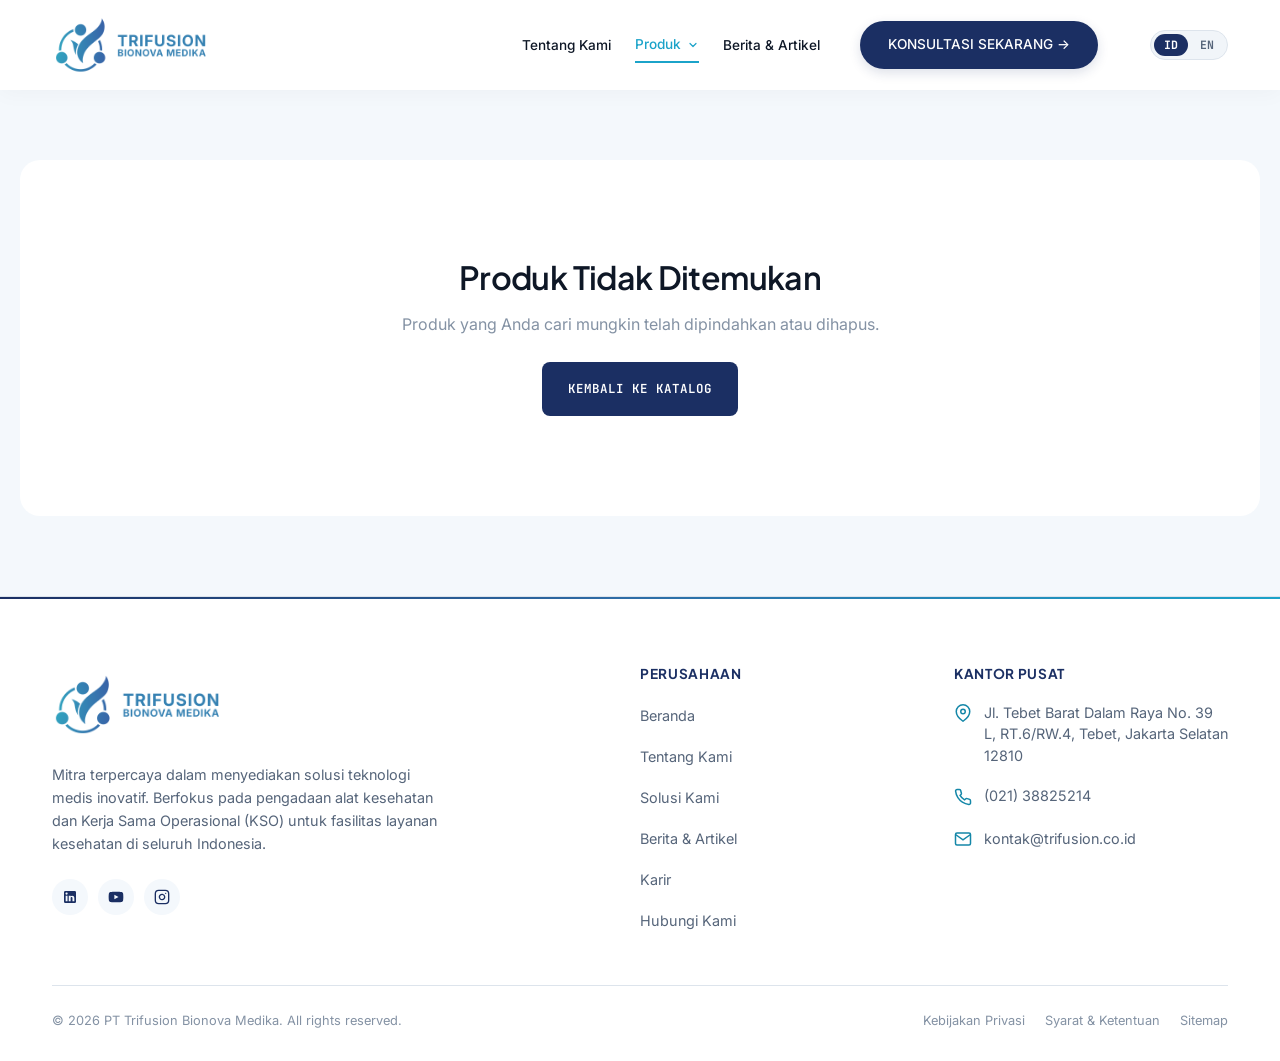
<file: product-detail.html>
<!DOCTYPE html>
<html lang="id">
<head>
  <meta charset="UTF-8">
  <meta name="viewport" content="width=device-width, initial-scale=1.0">
  <title>Detail Produk — Trifusion Bionova Medika</title>
  <meta name="description" content="Informasi detail, fitur, dan spesifikasi peralatan medis dari Trifusion Bionova Medika.">
  <link rel="icon" type="image/png" href="assets/img/trifusion-icon.png">

  <link rel="preconnect" href="https://fonts.googleapis.com">
  <link rel="preconnect" href="https://fonts.gstatic.com" crossorigin>
  <link href="https://fonts.googleapis.com/css2?family=Inter:wght@400;500;600&family=Plus+Jakarta+Sans:wght@500;600;700&family=JetBrains+Mono:wght@400;500;600&display=swap" rel="stylesheet">

  <link rel="stylesheet" href="css/style.css">
  <link rel="stylesheet" href="css/responsive.css">

  <style>
    body { background-color: #f4f8fc; }
    .detail-wrapper { padding: 120px 0 80px; }
    
    .detail-breadcrumb {
      margin-bottom: 30px; display: inline-flex; align-items: center; gap: 12px;
      font-size: 0.85rem; font-weight: 600; color: var(--color-primary);
      text-decoration: none; background: white; padding: 8px 16px;
      border-radius: 30px; box-shadow: 0 4px 6px -1px rgba(0,0,0,0.05); transition: all 0.3s ease;
    }
    .detail-breadcrumb:hover { background: var(--color-primary); color: white; transform: translateX(-5px); }
    .detail-breadcrumb svg { width: 16px; height: 16px; }

    .detail-hero { display: grid; grid-template-columns: 1fr; gap: 40px; margin-bottom: 60px; }
    @media (min-width: 992px) { .detail-hero { grid-template-columns: 1fr 1.1fr; align-items: flex-start; } }

    .detail-gallery {
      background: white; border-radius: 20px; padding: 40px; border: 1px solid var(--color-border);
      box-shadow: 0 10px 30px rgba(0,0,0,0.03); position: sticky; top: 100px;
      display: flex; justify-content: center; align-items: center; min-height: 400px;
    }
    .detail-gallery img { width: 100%; max-width: 450px; height: auto; object-fit: contain; transition: transform 0.5s ease; }
    .detail-gallery:hover img { transform: scale(1.05); }

    .detail-info { display: flex; flex-direction: column; }
    .detail-tags { display: flex; flex-wrap: wrap; gap: 10px; margin-bottom: 20px; }
    .tag-category { background: #eaf3fa; color: var(--color-primary); padding: 6px 14px; border-radius: 6px; font-size: 0.75rem; font-weight: 700; text-transform: uppercase; letter-spacing: 0.05em; }
    .tag-brand { background: var(--color-bg-muted); color: var(--color-text); padding: 6px 14px; border-radius: 6px; font-size: 0.75rem; font-weight: 700; border: 1px solid var(--color-border); }
    .tag-akl { background: var(--color-accent-600); color: #fff; padding: 6px 14px; border-radius: 6px; font-size: 0.75rem; font-weight: 700; border: 1px solid var(--color-accent-600); display: flex; align-items: center; gap: 6px; }
    .tag-akl.process { background: #fff4d6; color: #7a5a00; border-color: #f0d78a; }
    .tag-akl svg { width: 14px; height: 14px; }

    .detail-title { font-size: clamp(2rem, 4vw, 3rem); color: var(--color-primary); line-height: 1.1; margin-bottom: 24px; font-family: var(--font-display); letter-spacing: -0.03em; }
    .detail-desc { font-size: 1.05rem; color: var(--color-text); line-height: 1.7; margin-bottom: 40px; }

    .specs-card { background: white; border-radius: 16px; border: 1px solid var(--color-border); overflow: hidden; margin-bottom: 40px; }
    .specs-header { background: #f9fbfd; padding: 16px 24px; border-bottom: 1px solid var(--color-border); font-weight: 700; color: var(--color-ink); font-size: 1.1rem; display: flex; align-items: center; gap: 10px; }
    .specs-header svg { width: 20px; height: 20px; flex-shrink: 0; }
    .spec-row { display: grid; grid-template-columns: 140px 1fr; padding: 16px 24px; border-bottom: 1px solid var(--color-bg-muted); }
    .spec-row:last-child { border-bottom: none; }
    .spec-key { font-size: 0.9rem; color: var(--color-text-light); font-weight: 500; }
    .spec-val { font-size: 0.95rem; color: var(--color-ink); font-weight: 600; }

    .features-section h3 { font-size: 1.25rem; color: var(--color-primary); margin-bottom: 20px; }
    .features-grid { display: grid; grid-template-columns: 1fr; gap: 16px; margin-bottom: 40px; }
    @media (min-width: 600px) { .features-grid { grid-template-columns: 1fr 1fr; } }
    .feature-item { display: flex; align-items: flex-start; gap: 12px; background: white; padding: 16px; border-radius: 12px; border: 1px solid var(--color-border); }
    .feature-item svg { width: 20px; height: 20px; color: var(--color-primary); flex-shrink: 0; margin-top: 2px; }
    .feature-item span { font-size: 0.9rem; color: var(--color-text); line-height: 1.5; }

    .detail-cta-box { background: var(--color-primary); border-radius: 16px; padding: 30px; color: white; display: flex; flex-direction: column; gap: 20px; box-shadow: 0 10px 25px rgba(46, 108, 166, 0.22); }
    @media (min-width: 768px) { .detail-cta-box { flex-direction: row; align-items: center; justify-content: space-between; } }
    .detail-cta-box h4 { font-size: 1.2rem; margin-bottom: 6px; color: white; }
    .detail-cta-box p { margin: 0; font-size: 0.9rem; opacity: 0.9; }
    .btn-white { background: white; color: var(--color-primary); padding: 14px 24px; border-radius: 8px; font-weight: 600; text-decoration: none; display: inline-flex; align-items: center; gap: 8px; white-space: nowrap; transition: all 0.3s; }
    .btn-white:hover { background: var(--color-bg-muted); transform: translateY(-2px); }

    .not-found-state { text-align: center; padding: 100px 20px; background: white; border-radius: 20px; margin-top: 40px; }
    .not-found-state h2 { font-size: 2rem; color: var(--color-ink); margin-bottom: 16px; }
  </style>
</head>
<body>

  <!-- ===== Header ===== -->
  <header class="header">
    <div class="container">
      <a href="index.html" aria-label="Trifusion Bionova Medika — beranda" style="display: inline-flex; align-items: center;">
      <img src="assets/img/trifusion_new_logo.png" alt="Trifusion Bionova Medika" class="header-logo-img">
      </a>

      <nav class="nav" aria-label="Navigasi utama">
        <ul class="nav__list">
          <li><a class="nav__link" href="about.html" data-i18n="nav.about">Tentang Kami</a></li>
          <li><a class="nav__link active" href="products.html" aria-current="page"><span data-i18n="nav.products">Produk</span></a></li>
          <li><a class="nav__link" href="articles.html" data-i18n="nav.articles">Berita &amp; Artikel</a></li>
        </ul>
        <a class="btn btn--konsultasi" href="contact.html" data-i18n="nav.cta">Konsultasi Sekarang &rarr;</a>
      </nav>

      <button class="burger" aria-label="Buka menu" aria-expanded="false">
        <span></span><span></span><span></span>
      </button>
    </div>
  </header>
  <div class="nav-backdrop"></div>

  <main>
    <div id="detailApp">
      <div class="container" style="padding: 150px 0; text-align: center;">
        <p data-i18n="pdet.loading">Memuat informasi produk...</p>
      </div>
    </div>
  </main>

  <!-- ===== Related Products Section ===== -->
  <section class="related-products" style="padding: 60px 0; background-color: #f8fafc; border-top: 1px solid var(--color-border); margin-top: 40px; display: none;">
    <div class="container">
      <h3 style="font-size: 1.5rem; color: var(--color-primary); margin-bottom: 30px; text-align: center; letter-spacing: -0.02em;" data-i18n="pdet.related">
        Produk Terkait Lainnya
      </h3>
      <div id="relatedProductsGrid" style="display: grid; grid-template-columns: repeat(auto-fit, minmax(280px, 1fr)); gap: 24px;"></div>
    </div>
  </section>

  <!-- ===== Footer ===== -->
  <footer class="footer" style="padding: 70px 0 30px; background: #ffffff; border-top: 1px solid var(--color-border); position: relative; z-index: 10;">
    <div class="container">
      <div style="display: grid; grid-template-columns: repeat(auto-fit, minmax(220px, 1fr)); gap: 40px; margin-bottom: 50px;">
        <div style="grid-column: 1 / -1; max-width: 400px;">
          <a href="index.html" style="display: inline-block; margin-top: -24px; margin-bottom: -12px; margin-left: -20px;">
          <img src="assets/img/trifusion_new_logo.png" alt="Trifusion Bionova Medika" style="width: 220px; height: auto; display: block;">
          </a>
          <p style="font-size: 0.9rem; line-height: 1.6; color: var(--color-text); margin-bottom: 24px;" data-i18n="footer.desc">
            Mitra terpercaya dalam menyediakan solusi teknologi medis inovatif. Berfokus pada pengadaan alat kesehatan dan Kerja Sama Operasional (KSO) untuk fasilitas layanan kesehatan di seluruh Indonesia.
          </p>
          <div style="display: flex; gap: 10px;">
            <a href="#" aria-label="LinkedIn" style="width: 36px; height: 36px; border-radius: 50%; background: #f4f8fc; display: flex; align-items: center; justify-content: center; color: var(--color-primary); transition: 0.3s;"><svg viewBox="0 0 24 24" fill="currentColor" style="width: 16px;"><path d="M19 3a2 2 0 0 1 2 2v14a2 2 0 0 1-2 2H5a2 2 0 0 1-2-2V5a2 2 0 0 1 2-2h14m-.5 15.5v-5.3a3.26 3.26 0 0 0-3.26-3.26c-.85 0-1.84.52-2.32 1.3v-1.11h-2.79v8.37h2.79v-4.93c0-.77.62-1.4 1.39-1.4a1.4 1.4 0 0 1 1.4 1.4v4.93h2.79M6.88 8.56a1.68 1.68 0 0 0 1.68-1.68c0-.93-.75-1.69-1.68-1.69a1.69 1.69 0 0 0-1.69 1.69c0 .93.76 1.68 1.69 1.68m1.39 9.94v-8.37H5.5v8.37h2.77z"/></svg></a>
            <a href="#" aria-label="YouTube" style="width: 36px; height: 36px; border-radius: 50%; background: #f4f8fc; display: flex; align-items: center; justify-content: center; color: var(--color-primary); transition: 0.3s;"><svg viewBox="0 0 24 24" fill="currentColor" style="width: 16px;"><path d="M22.54 6.42a2.78 2.78 0 0 0-1.94-1.94C18.88 4 12 4 12 4s-6.88 0-8.6.48a2.78 2.78 0 0 0-1.94 1.94C1 8.14 1 12 1 12s0 3.86.48 5.58a2.78 2.78 0 0 0 1.94 1.94C5.12 20 12 20 12 20s6.88 0 8.6-.48a2.78 2.78 0 0 0 1.94-1.94C23 15.86 23 12 23 12s0-3.86-.46-5.58zM9.54 15.54V8.46L15.82 12l-6.28 3.54z"/></svg></a>
            <a href="#" aria-label="Instagram" style="width: 36px; height: 36px; border-radius: 50%; background: #f4f8fc; display: flex; align-items: center; justify-content: center; color: var(--color-primary); transition: 0.3s;"><svg viewBox="0 0 24 24" fill="none" stroke="currentColor" stroke-width="2" stroke-linecap="round" stroke-linejoin="round" style="width: 16px;"><rect x="2" y="2" width="20" height="20" rx="5" ry="5"/><path d="M16 11.37A4 4 0 1 1 12.63 8 4 4 0 0 1 16 11.37z"/><line x1="17.5" y1="6.5" x2="17.51" y2="6.5"/></svg></a>
          </div>
        </div>

        <div>
          <h4 style="font-size: 0.85rem; font-family: var(--font-display); font-weight: 700; color: var(--color-primary); letter-spacing: 0.05em; text-transform: uppercase; margin-bottom: 20px;" data-i18n="footer.company">Perusahaan</h4>
          <ul style="display: grid; gap: 14px; padding: 0; margin: 0; list-style: none;">
            <li><a href="index.html" style="font-size: 0.9rem; color: var(--color-text); text-decoration: none; transition: color 0.2s;" data-i18n="nav.home">Beranda</a></li>
            <li><a href="about.html" style="font-size: 0.9rem; color: var(--color-text); text-decoration: none; transition: color 0.2s;" data-i18n="nav.about">Tentang Kami</a></li>
            <li><a href="products.html" style="font-size: 0.9rem; color: var(--color-text); text-decoration: none; transition: color 0.2s;" data-i18n="footer.solutions">Solusi Kami</a></li>
            <li><a href="articles.html" style="font-size: 0.9rem; color: var(--color-text); text-decoration: none; transition: color 0.2s;" data-i18n="nav.articles">Berita &amp; Artikel</a></li>
            <li><a href="career.html" style="font-size: 0.9rem; color: var(--color-text); text-decoration: none; transition: color 0.2s;" data-i18n="nav.career">Karir</a></li>
            <li><a href="contact.html" style="font-size: 0.9rem; color: var(--color-text); text-decoration: none; transition: color 0.2s;" data-i18n="footer.contact">Hubungi Kami</a></li>
          </ul>
        </div>

        <div>
          <h4 style="font-size: 0.85rem; font-family: var(--font-display); font-weight: 700; color: var(--color-primary); letter-spacing: 0.05em; text-transform: uppercase; margin-bottom: 20px;" data-i18n="footer.hq">Kantor Pusat</h4>
          <ul style="display: grid; gap: 18px; padding: 0; margin: 0; list-style: none;">
            <li style="display: flex; gap: 12px; align-items: flex-start;">
              <svg viewBox="0 0 24 24" fill="none" stroke="var(--color-accent-600)" stroke-width="2" style="width: 18px; margin-top: 2px; flex-shrink: 0;"><path d="M21 10c0 7-9 13-9 13s-9-6-9-13a9 9 0 0 1 18 0z"/><circle cx="12" cy="10" r="3"/></svg>
              <span style="font-size: 0.9rem; color: var(--color-text); line-height: 1.5;">Jl. Tebet Barat Dalam Raya No. 39 L, RT.6/RW.4, Tebet, Jakarta Selatan 12810</span>
            </li>
            <li style="display: flex; gap: 12px; align-items: center;">
              <svg viewBox="0 0 24 24" fill="none" stroke="var(--color-accent-600)" stroke-width="2" style="width: 18px; flex-shrink: 0;"><path d="M22 16.92v3a2 2 0 0 1-2.18 2 19.79 19.79 0 0 1-8.63-3.07 19.5 19.5 0 0 1-6-6 19.79 19.79 0 0 1-3.07-8.67A2 2 0 0 1 4.11 2h3a2 2 0 0 1 2 1.72 12.84 12.84 0 0 0 .7 2.81 2 2 0 0 1-.45 2.11L8.09 9.91a16 16 0 0 0 6 6l1.27-1.27a2 2 0 0 1 2.11-.45 12.84 12.84 0 0 0 2.81.7A2 2 0 0 1 22 16.92z"/></svg>
              <span style="font-size: 0.9rem; color: var(--color-text);">(021) 38825214</span>
            </li>
            <li style="display: flex; gap: 12px; align-items: center;">
              <svg viewBox="0 0 24 24" fill="none" stroke="var(--color-accent-600)" stroke-width="2" style="width: 18px; flex-shrink: 0;"><path d="M4 4h16a2 2 0 0 1 2 2v12a2 2 0 0 1-2 2H4a2 2 0 0 1-2-2V6a2 2 0 0 1 2-2z"/><polyline points="22,6 12,13 2,6"/></svg>
              <a href="mailto:kontak@trifusion.co.id" style="font-size: 0.9rem; color: var(--color-text); text-decoration: none;">kontak@trifusion.co.id</a>
            </li>
          </ul>
        </div>
      </div>

      <div style="border-top: 1px solid var(--color-border); padding-top: 24px; display: flex; justify-content: space-between; align-items: center; flex-wrap: wrap; gap: 16px;">
        <span style="font-size: 0.8rem; color: var(--color-text-light);">&copy; 2026 PT Trifusion Bionova Medika. All rights reserved.</span>
        <span style="display: flex; gap: 20px; font-size: 0.8rem;">
          <a href="#" style="color: var(--color-text-light); text-decoration: none;" data-i18n="footer.privacy">Kebijakan Privasi</a>
          <a href="#" style="color: var(--color-text-light); text-decoration: none;" data-i18n="footer.terms">Syarat &amp; Ketentuan</a>
          <a href="#" style="color: var(--color-text-light); text-decoration: none;" data-i18n="footer.sitemap">Sitemap</a>
        </span>
      </div>
    </div>
    
    <style>
      .footer a:hover { color: var(--color-primary) !important; }
      .footer .logo:hover .logo__name { color: var(--color-primary) !important; }
      @media (min-width: 900px) {
        .footer > .container > div:first-child { grid-template-columns: 2fr 1fr 1fr !important; }
        .footer > .container > div:first-child > div:first-child { grid-column: 1 !important; }
      }
    </style>
  </footer>

  <!-- Urutan penting: products.js -> main.js -> lang.js -->
  <script src="js/products.js"></script>
  <script src="js/main.js"></script>
  <script src="js/lang.js"></script>
  
  <!-- Script Utama Halaman Product Detail -->
  <script>
    (function () {
      'use strict';

      const data = window.TF_DATA;
      const root = document.getElementById("detailApp");
      
      if (!data || !root) return;

      const { CATEGORY_LABELS, PRODUCTS } = data;
      const params = new URLSearchParams(window.location.search);
      const id = params.get("id");
      const product = PRODUCTS.find(p => p.id === id);

      const backIcon = '<svg viewBox="0 0 24 24" fill="none" stroke="currentColor" stroke-width="2" stroke-linecap="round" stroke-linejoin="round"><line x1="19" y1="12" x2="5" y2="12"/><polyline points="12 19 5 12 12 5"/></svg>';
      const checkIcon = '<svg viewBox="0 0 24 24" fill="none" stroke="currentColor" stroke-width="2" stroke-linecap="round" stroke-linejoin="round"><polyline points="20 6 9 17 4 12"/></svg>';
      const aklIcon = '<svg viewBox="0 0 24 24" fill="none" stroke="currentColor" stroke-width="2" stroke-linecap="round" stroke-linejoin="round"><path d="M12 22s8-4 8-10V5l-8-3-8 3v7c0 6 8 10 8 10z"/><polyline points="9 12 11 14 15 10"/></svg>';
      const mailIcon = '<svg viewBox="0 0 24 24" fill="none" stroke="currentColor" stroke-width="2" stroke-linecap="round" stroke-linejoin="round"><path d="M4 4h16a2 2 0 0 1 2 2v12a2 2 0 0 1-2 2H4a2 2 0 0 1-2-2V6a2 2 0 0 1 2-2z"/><polyline points="22,6 12,13 2,6"/></svg>';
      const listIcon = '<svg viewBox="0 0 24 24" fill="none" stroke="currentColor" stroke-width="2" stroke-linecap="round" stroke-linejoin="round"><line x1="8" y1="6" x2="21" y2="6"/><line x1="8" y1="12" x2="21" y2="12"/><line x1="8" y1="18" x2="21" y2="18"/><line x1="3" y1="6" x2="3.01" y2="6"/><line x1="3" y1="12" x2="3.01" y2="12"/><line x1="3" y1="18" x2="3.01" y2="18"/></svg>';

      if (!product) {
        root.innerHTML = `
          <div class="container detail-wrapper">
            <div class="not-found-state">
              <h2 data-i18n="pdet.notFound.title">Produk Tidak Ditemukan</h2>
              <p style="margin-bottom: 24px; color: var(--color-text-light);" data-i18n="pdet.notFound.desc">Produk yang Anda cari mungkin telah dipindahkan atau dihapus.</p>
              <a href="products.html" class="btn btn--primary" data-i18n="pdet.back">Kembali ke Katalog</a>
            </div>
          </div>`;
        return;
      }

      document.title = `${product.name} — Trifusion Bionova Medika`;

      let featuresHTML = "";
      if (product.features && product.features.length > 0) {
        featuresHTML = `
          <div class="features-section">
            <h3 data-i18n="pdet.features">Fitur Unggulan</h3>
            <div class="features-grid">
              ${product.features.map(f => `
                <div class="feature-item">
                  ${checkIcon}
                  <span>${f}</span>
                </div>
              `).join("")}
            </div>
          </div>
        `;
      }

      let specsHTML = "";
      if (product.specs && Object.keys(product.specs).length > 0) {
        const rows = Object.entries(product.specs).map(([k, v]) => `
          <div class="spec-row">
            <div class="spec-key">${k}</div>
            <div class="spec-val">${v}</div>
          </div>
        `).join("");
        
        specsHTML = `
          <div class="specs-card">
            <div class="specs-header">
              ${listIcon} <span data-i18n="pdet.specs">Spesifikasi Teknis</span>
            </div>
            ${rows}
          </div>
        `;
      }

      let aklHTML = "";
      if (product.akl) {
        const isProcess = /process/i.test(product.akl);
        aklHTML = `
          <span class="tag-akl ${isProcess ? 'process' : ''}" title="Status Izin Edar">
            ${aklIcon} 
            ${isProcess ? "Izin Edar: On Process" : "AKL: " + product.akl}
          </span>
        `;
      }

      root.innerHTML = `
        <div class="container detail-wrapper">
          <a href="products.html" class="detail-breadcrumb">
            ${backIcon} <span data-i18n="pdet.back">Kembali ke Katalog</span>
          </a>
          
          <div class="detail-hero">
            <div class="detail-gallery">
              <img src="${product.image}" alt="${product.name}">
            </div>
            
            <div class="detail-info">
              <div class="detail-tags">
                <span class="tag-category">${CATEGORY_LABELS[product.category] || product.category}</span>
                ${product.brand ? `<span class="tag-brand">${product.brand}</span>` : ""}
                ${aklHTML}
              </div>
              
              <h1 class="detail-title">${product.name}</h1>
              <p class="detail-desc">${product.description}</p>
              
              ${specsHTML}
              ${featuresHTML}
              
              <div class="detail-cta-box">
                <div>
                  <h4><span data-i18n="pdet.cta.prefix">Tertarik dengan</span> ${product.name}?</h4>
                  <p data-i18n="pdet.cta.desc">Konsultasikan kebutuhan teknis dan penawaran harga dengan tim kami.</p>
                </div>
                <a href="contact.html?product=${encodeURIComponent(product.id)}" class="btn-white">
                  ${mailIcon} <span data-i18n="pdet.cta.btn">Minta Penawaran</span>
                </a>
              </div>
            </div>
          </div>
        </div>
      `;

      // Produk Terkait
      const related = PRODUCTS.filter(p => p.category === product.category && p.id !== product.id).slice(0, 3);
      const relatedSection = document.querySelector('.related-products');
      const relatedGrid = document.getElementById('relatedProductsGrid');
      
      if (related.length > 0 && relatedGrid) {
        relatedSection.style.display = 'block';
        let relatedHtml = '';
        related.forEach(prod => {
          relatedHtml += `
            <a href="product-detail.html?id=${prod.id}" style="text-decoration: none; color: inherit; display: block; height: 100%;">
              <div style="height: 100%; display: flex; flex-direction: column; background: white; border-radius: 16px; border: 1px solid var(--color-border); box-shadow: 0 4px 15px rgba(0,0,0,0.02); overflow: hidden; transition: transform 0.2s, box-shadow 0.2s;" onmouseover="this.style.transform='translateY(-4px)'; this.style.boxShadow='0 12px 25px rgba(0,0,0,0.06)';" onmouseout="this.style.transform='none'; this.style.boxShadow='0 4px 15px rgba(0,0,0,0.02)';">
                <div style="aspect-ratio: 4/3; background: #ffffff; padding: 20px; display: flex; align-items: center; justify-content: center; border-bottom: 1px solid #f1f5f9;">
                  <img src="${prod.image}" alt="${prod.name}" style="max-width: 100%; max-height: 100%; object-fit: contain;">
                </div>
                <div style="padding: 24px 20px; display: flex; flex-direction: column; flex: 1;">
                  <span style="font-size: 0.75rem; font-weight: 700; color: var(--color-accent-600); text-transform: uppercase; margin-bottom: 8px; letter-spacing: 0.05em;">${prod.brand}</span>
                  <h4 style="font-size: 1.1rem; color: var(--color-primary); margin: 0 0 10px; line-height: 1.4;">${prod.name}</h4>
                  <p style="font-size: 0.85rem; color: var(--color-text); margin: 0; display: -webkit-box; -webkit-line-clamp: 2; -webkit-box-orient: vertical; overflow: hidden;">${prod.short}</p>
                </div>
              </div>
            </a>
          `;
        });
        relatedGrid.innerHTML = relatedHtml;
      }

      // Terapkan bahasa aktif ke elemen yang baru di-render JS
      if (window.TBM_LANG) {
        window.TBM_LANG.applyLang(window.TBM_LANG.getLang());
      }

      // Animasi masuk ringan
      const gallery = document.querySelector('.detail-gallery');
      const info = document.querySelector('.detail-info');
      gallery.style.opacity = '0';
      gallery.style.transform = 'translateY(20px)';
      info.style.opacity = '0';
      info.style.transform = 'translateY(20px)';
      
      setTimeout(() => {
        gallery.style.transition = 'all 0.6s ease';
        gallery.style.opacity = '1';
        gallery.style.transform = 'translateY(0)';
        
        setTimeout(() => {
          info.style.transition = 'all 0.6s ease';
          info.style.opacity = '1';
          info.style.transform = 'translateY(0)';
        }, 150);
      }, 50);

    })();
  </script>
</body>
</html>
</file>
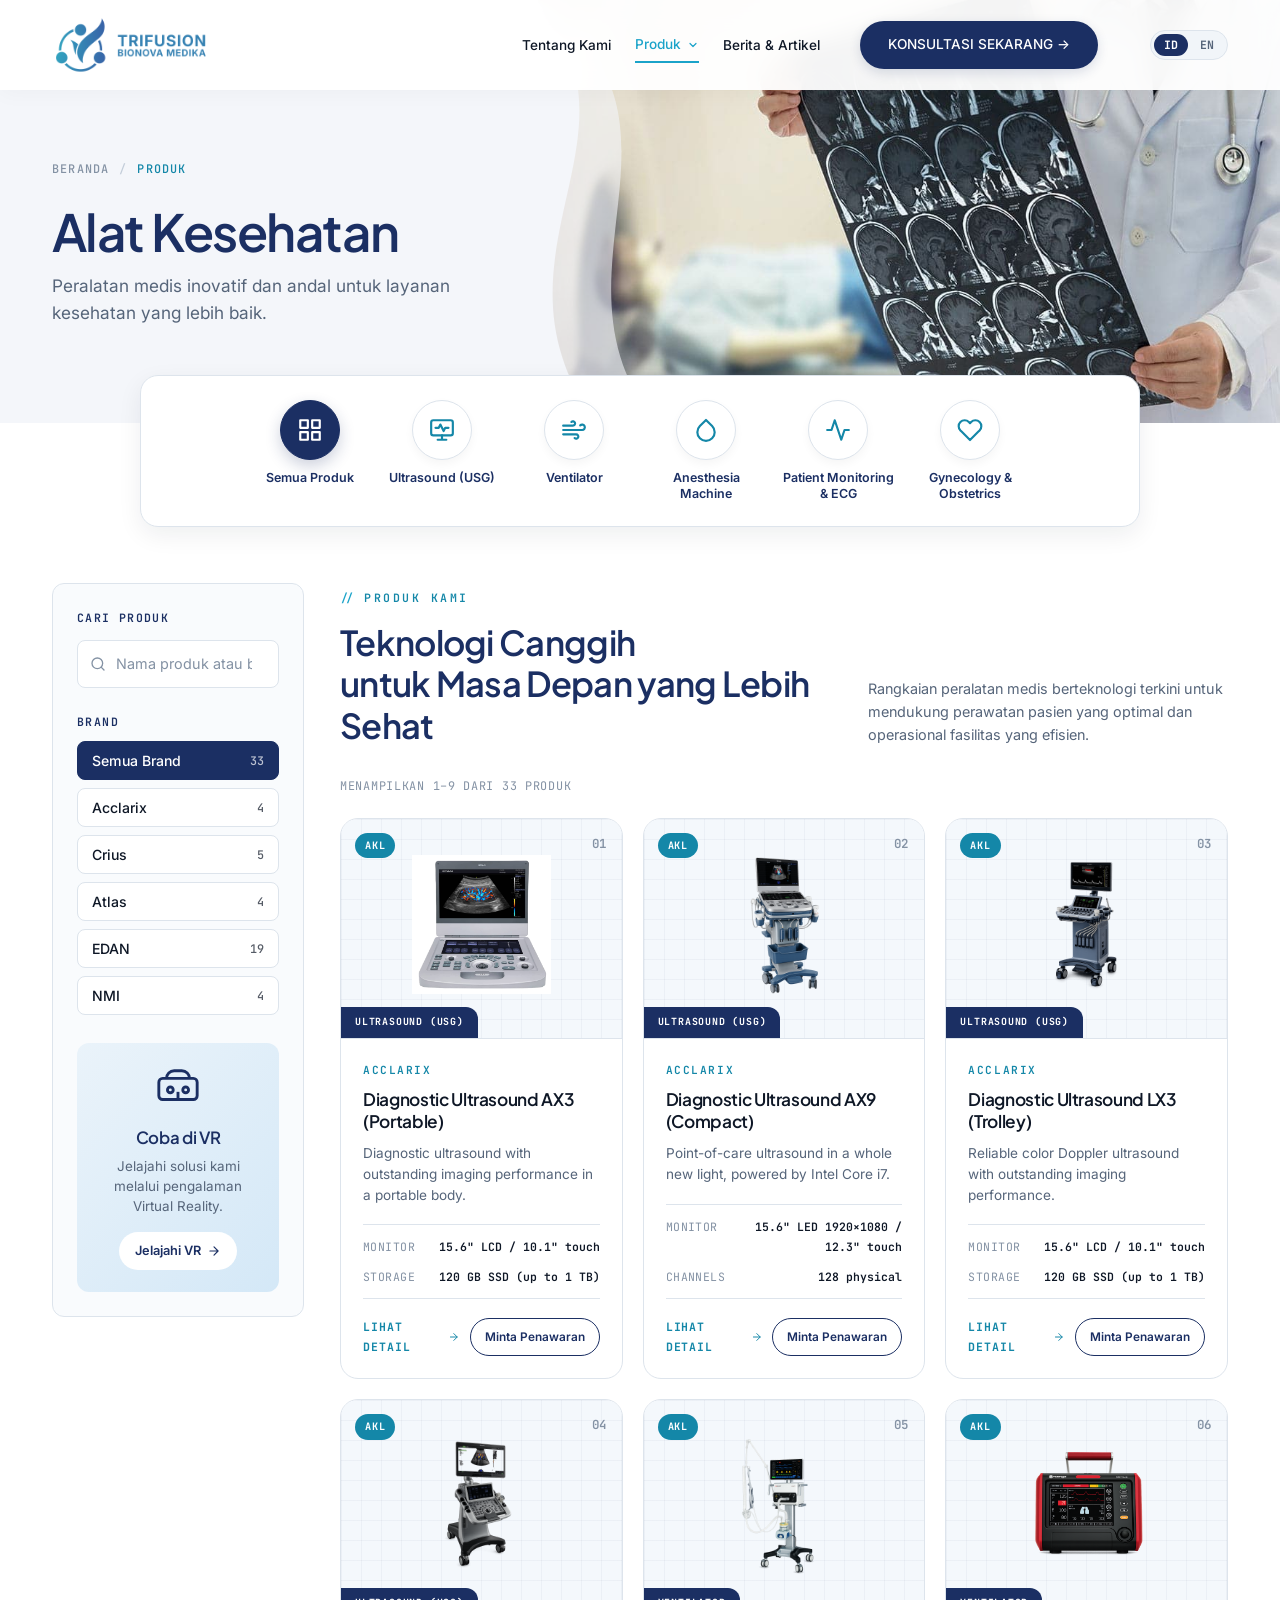
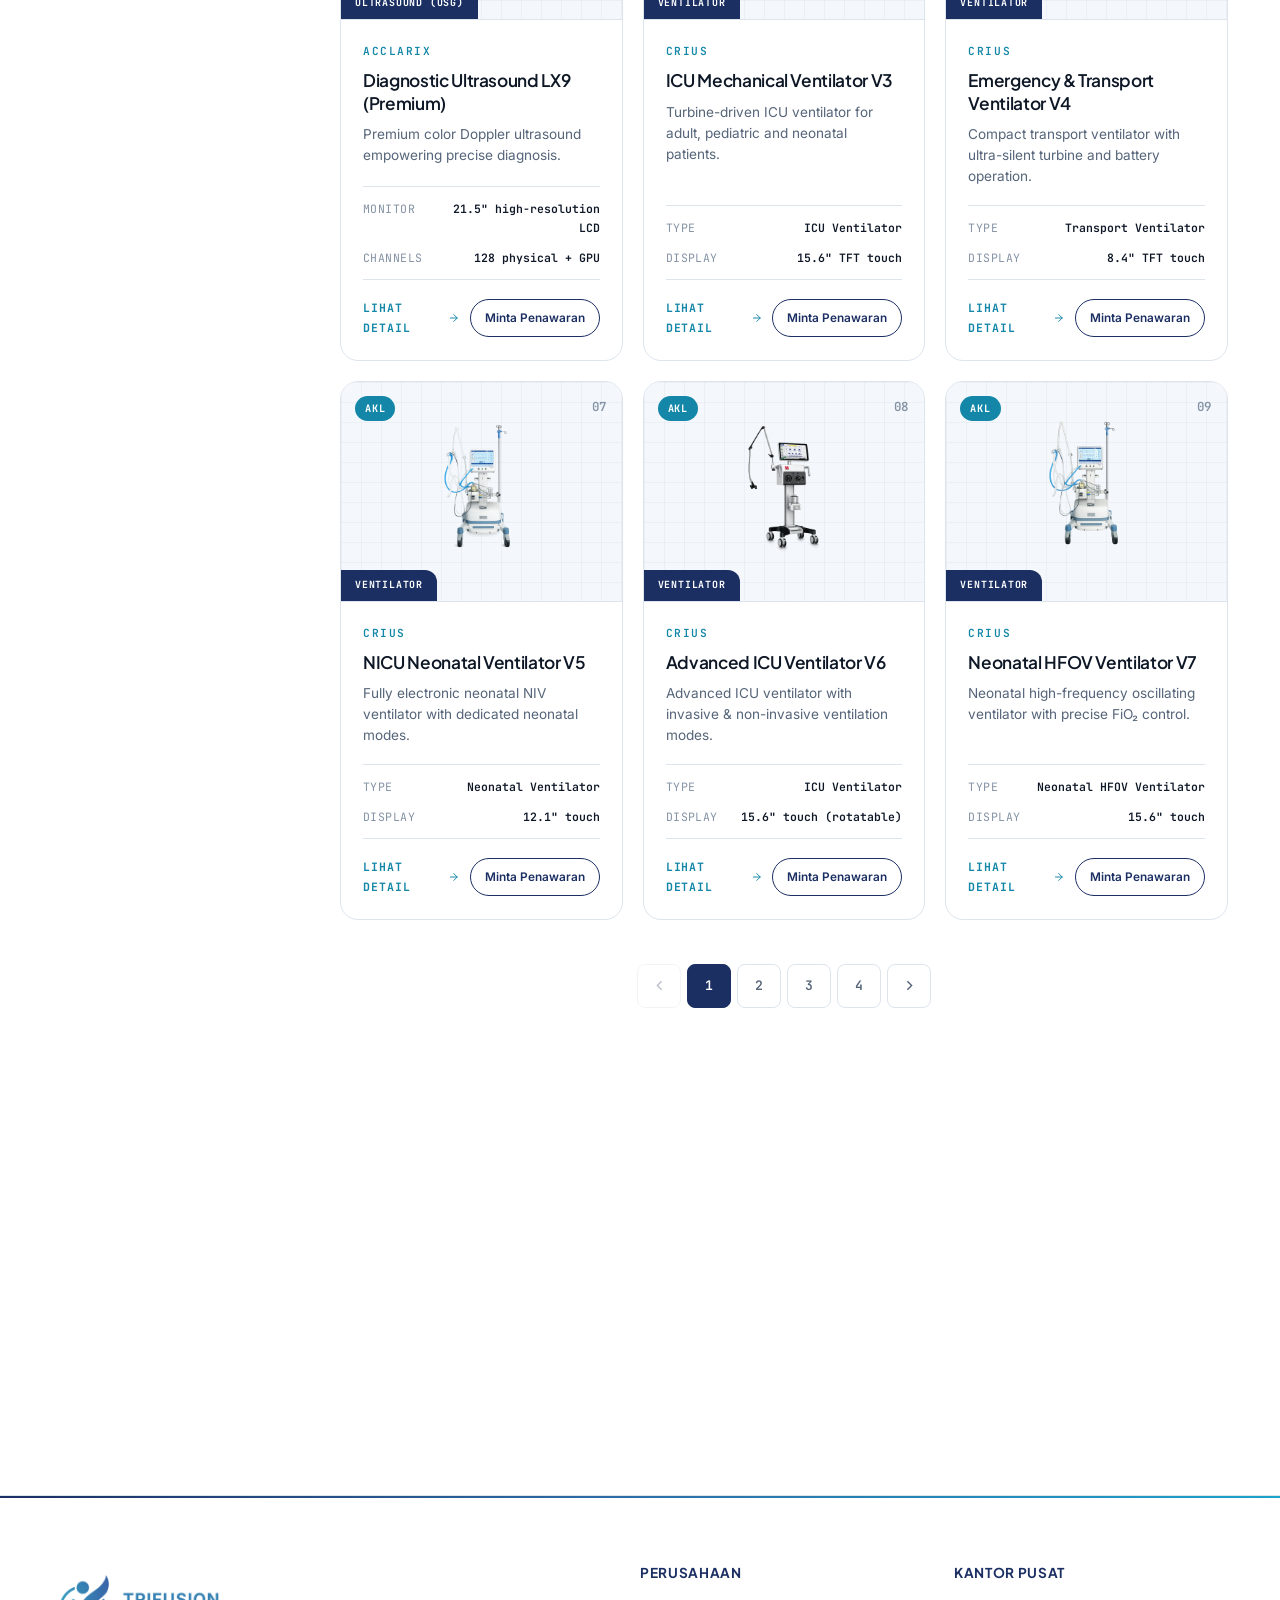
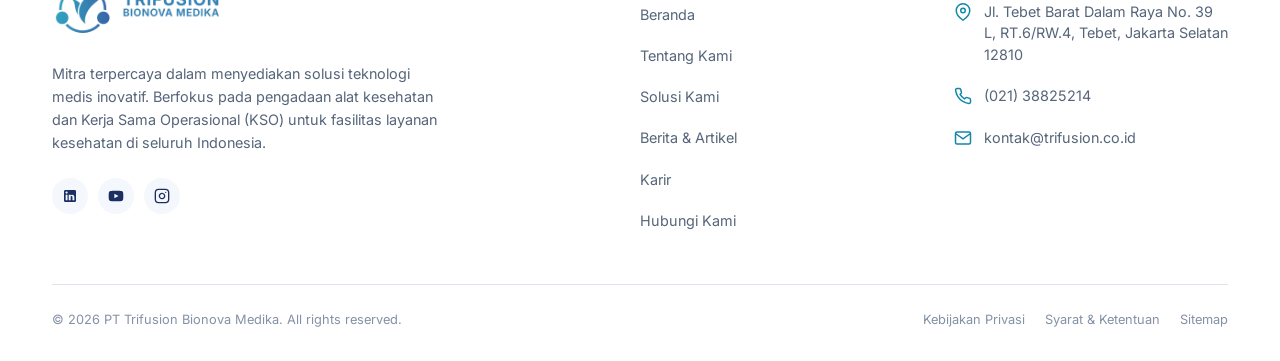
<file: products.html>
<!DOCTYPE html>
<html lang="id">
<head>
  <meta charset="UTF-8">
  <meta name="viewport" content="width=device-width, initial-scale=1.0">
  <title>Produk Alat Kesehatan — Trifusion Bionova Medika</title>
  <meta name="description" content="Katalog alat kesehatan Trifusion Bionova Medika: Ultrasound (USG), Ventilator, Anesthesia Machine, Patient Monitoring & ECG, serta Gynecology & Obstetrics.">
  <link rel="icon" type="image/png" href="assets/img/trifusion-icon.png">

  <link rel="preconnect" href="https://fonts.googleapis.com">
  <link rel="preconnect" href="https://fonts.gstatic.com" crossorigin>
  <link href="https://fonts.googleapis.com/css2?family=Inter:wght@400;500;600;700&family=Plus+Jakarta+Sans:wght@500;600;700&family=JetBrains+Mono:wght@400;500;600&display=swap" rel="stylesheet">

  <link rel="stylesheet" href="css/style.css">
  <link rel="stylesheet" href="css/responsive.css">
  <link rel="stylesheet" href="css/products.css">
</head>
<body>

  <!-- ===== Header ===== -->
  <header class="header">
    <div class="container">
      <a href="index.html" aria-label="Trifusion Bionova Medika — beranda" style="display: inline-flex; align-items: center;">
      <img src="assets/img/trifusion_new_logo.png" alt="Trifusion Bionova Medika" class="header-logo-img">
      </a>

      <nav class="nav" aria-label="Navigasi utama">
        <ul class="nav__list">
          <li><a class="nav__link" href="about.html" data-i18n="nav.about">Tentang Kami</a></li>
          <li><a class="nav__link active" href="products.html" aria-current="page"><span data-i18n="nav.products">Produk</span></a></li>
          <li><a class="nav__link" href="articles.html" data-i18n="nav.articles">Berita &amp; Artikel</a></li>
        </ul>
        <a class="btn btn--konsultasi" href="contact.html" data-i18n="nav.cta">Konsultasi Sekarang &rarr;</a>
      </nav>

      <button class="burger" aria-label="Buka menu" aria-expanded="false">
        <span></span><span></span><span></span>
      </button>
    </div>
  </header>
  <div class="nav-backdrop"></div>

  <main>
    <!-- ===== Hero ===== -->
    <section class="products-hero">
      <div class="products-hero__media">
        <img src="assets/img/Radiologi.jpg" alt="Peralatan radiologi dan pencitraan medis">
        <svg class="products-hero__wave" viewBox="0 0 200 1080" preserveAspectRatio="none" aria-hidden="true">
          <path d="M0,0 C150,300 0,700 100,1080 L0,1080 L0,0 Z" fill="rgba(244, 246, 250, 0.6)"/>
          <path d="M0,0 C100,350 -50,650 50,1080 L0,1080 L0,0 Z" fill="#F4F6FA"/>
        </svg>
      </div>
      <div class="container products-hero__inner">
        <div class="products-hero__content" data-reveal>
          <nav class="breadcrumb" aria-label="Breadcrumb">
            <a href="index.html" data-i18n="nav.home">Beranda</a><span class="sep">/</span><span class="current" data-i18n="nav.products">Produk</span>
          </nav>
          <h1 data-i18n="prod.hero.title">Alat Kesehatan</h1>
          <p data-i18n="prod.hero.sub">Peralatan medis inovatif dan andal untuk layanan kesehatan yang lebih baik.</p>
        </div>
      </div>
    </section>

    <!-- ===== Kategori (dirender dari js/products.js) ===== -->
    <div class="container cat-nav-wrap">
      <div class="cat-nav" id="catNav" role="group" aria-label="Kategori produk" data-reveal></div>
    </div>

    <!-- ===== Katalog ===== -->
    <section class="section catalog" id="catalog">
      <div class="container">
        <div class="catalog-layout">

          <aside class="filter-panel" aria-label="Filter produk">
            <div class="filter-block">
              <label class="filter-block__title" for="searchInput" data-i18n="prod.filter.searchLabel">Cari Produk</label>
              <div class="search-field">
                <svg viewBox="0 0 24 24" fill="none" stroke="currentColor" stroke-width="2" stroke-linecap="round" stroke-linejoin="round" aria-hidden="true"><circle cx="11" cy="11" r="8"/><path d="M21 21l-4.35-4.35"/></svg>
                <input id="searchInput" type="search" placeholder="Nama produk atau brand" data-i18n-placeholder="prod.filter.searchPh" autocomplete="off">
              </div>
            </div>

            <div class="filter-block">
              <h3 class="filter-block__title" data-i18n="prod.filter.brand">Brand</h3>
              <ul class="brand-list" id="brandList"></ul>
            </div>

            <div class="vr-card">
              <svg class="vr-card__icon" viewBox="0 0 24 24" fill="none" stroke="currentColor" stroke-width="1.5" aria-hidden="true"><rect x="2" y="7" width="20" height="11" rx="2" ry="2"/><path d="M6 7v0a4 4 0 0 1 4-4h4a4 4 0 0 1 4 4v0"/><circle cx="8" cy="13" r="1.5"/><circle cx="16" cy="13" r="1.5"/><path d="M12 14v4"/></svg>
              <h4 data-i18n="prod.vr.title">Coba di VR</h4>
              <p data-i18n="prod.vr.desc">Jelajahi solusi kami melalui pengalaman Virtual Reality.</p>
              <a href="contact.html?topik=vr" class="vr-card__link">
                <span data-i18n="prod.vr.btn">Jelajahi VR</span>
                <svg viewBox="0 0 24 24" fill="none" stroke="currentColor" stroke-width="2" stroke-linecap="round" stroke-linejoin="round" aria-hidden="true"><path d="M5 12h14M12 5l7 7-7 7"/></svg>
              </a>
            </div>
          </aside>

          <div class="catalog-main" id="catalogMain">
            <header class="catalog-head">
              <div>
                <span class="eyebrow" data-i18n="prod.cat.eyebrow">Produk Kami</span>
                <h2 data-i18n="prod.cat.title">Teknologi Canggih<br>untuk Masa Depan yang Lebih Sehat</h2>
              </div>
              <p class="catalog-head__lead" data-i18n="prod.cat.lead">Rangkaian peralatan medis berteknologi terkini untuk mendukung perawatan pasien yang optimal dan operasional fasilitas yang efisien.</p>
            </header>

            <div class="catalog-meta">
              <p class="catalog-meta__count" id="resultCount" aria-live="polite"></p>
              <button type="button" class="catalog-meta__reset" id="resetFilters" hidden data-i18n="prod.cat.reset">Reset filter</button>
            </div>

            <div class="product-grid" id="productGrid">
              <noscript><p class="catalog-empty">Aktifkan JavaScript untuk melihat katalog, atau <a href="contact.html">hubungi kami</a> untuk daftar produk.</p></noscript>
            </div>

            <nav class="pagination" id="pagination" aria-label="Halaman produk"></nav>
          </div>
        </div>

        <!-- Info bar -->
        <div class="info-bar" data-reveal>
          <div class="info-item">
            <svg viewBox="0 0 24 24" fill="none" stroke="currentColor" stroke-width="2" stroke-linecap="round" stroke-linejoin="round" aria-hidden="true"><path d="M22 11.08V12a10 10 0 1 1-5.93-9.14"/><polyline points="22 4 12 14.01 9 11.01"/></svg>
            <div>
              <h4 data-stat="akl" data-label="Produk Terdaftar AKL">Produk Terdaftar AKL</h4>
              <p data-i18n="prod.info.aklDesc">Izin edar alat kesehatan</p>
            </div>
          </div>
          <div class="info-item">
            <svg viewBox="0 0 24 24" fill="none" stroke="currentColor" stroke-width="2" stroke-linecap="round" stroke-linejoin="round" aria-hidden="true"><path d="M16.5 9.4 7.5 4.21"/><path d="M21 16V8a2 2 0 0 0-1-1.73l-7-4a2 2 0 0 0-2 0l-7 4A2 2 0 0 0 3 8v8a2 2 0 0 0 1 1.73l7 4a2 2 0 0 0 2 0l7-4A2 2 0 0 0 21 16z"/><polyline points="3.27 6.96 12 12.01 20.73 6.96"/><line x1="12" y1="22.08" x2="12" y2="12"/></svg>
            <div>
              <h4 data-stat="brand" data-label="Brand Mitra">Brand Mitra</h4>
              <p data-i18n="prod.info.brandDesc">Teknologi dari produsen terkemuka</p>
            </div>
          </div>
          <div class="info-item">
            <svg viewBox="0 0 24 24" fill="none" stroke="currentColor" stroke-width="2" stroke-linecap="round" stroke-linejoin="round" aria-hidden="true"><path d="M2 16v-3c0-5.52 4.48-10 10-10s10 4.48 10 10v3"/><path d="M4 16h4v4H4v-4z"/><path d="M16 16h4v4h-4v-4z"/></svg>
            <div>
              <h4 data-i18n="prod.info.supTitle">Dukungan Profesional</h4>
              <p data-i18n="prod.info.supDesc">Dari konsultasi hingga purna jual</p>
            </div>
          </div>
          <div class="info-item">
            <svg viewBox="0 0 24 24" fill="none" stroke="currentColor" stroke-width="2" stroke-linecap="round" stroke-linejoin="round" aria-hidden="true"><path d="M14 9V5a3 3 0 0 0-3-3l-4 9v11h11.28a2 2 0 0 0 2-1.7l1.38-9a2 2 0 0 0-2-2.3zM7 22H4a2 2 0 0 1-2-2v-7a2 2 0 0 1 2-2h3"/></svg>
            <div>
              <h4 data-i18n="prod.info.partTitle">Mitra Terpercaya</h4>
              <p data-i18n="prod.info.partDesc">Untuk Indonesia yang lebih sehat</p>
            </div>
          </div>
        </div>

        <div class="cta-banner" data-reveal>
          <div>
            <h2 data-i18n="prod.cta.title">Butuh solusi yang tepat untuk rumah sakit Anda?</h2>
            <p data-i18n="prod.cta.desc">Tim kami siap membantu memilih teknologi medis yang sesuai dengan kebutuhan fasilitas Anda.</p>
          </div>
          <a href="contact.html" class="cta-banner__btn">
            <span data-i18n="prod.cta.btn">Hubungi Kami</span>
            <svg viewBox="0 0 24 24" fill="none" stroke="currentColor" stroke-width="2" stroke-linecap="round" stroke-linejoin="round" aria-hidden="true"><path d="M5 12h14M12 5l7 7-7 7"/></svg>
          </a>
        </div>
      </div>
    </section>
  </main>

  <!-- ===== Footer ===== -->
  <footer class="footer" style="padding: 70px 0 30px; background: #ffffff; border-top: 1px solid var(--color-border); position: relative; z-index: 10;">
    <div class="container">
      <div style="display: grid; grid-template-columns: repeat(auto-fit, minmax(220px, 1fr)); gap: 40px; margin-bottom: 50px;">
        <div style="grid-column: 1 / -1; max-width: 400px;">
          <a href="index.html" style="display: inline-block; margin-top: -24px; margin-bottom: -12px; margin-left: -20px;">
          <img src="assets/img/trifusion_new_logo.png" alt="Trifusion Bionova Medika" style="width: 220px; height: auto; display: block;">
          </a>
          <p style="font-size: 0.9rem; line-height: 1.6; color: var(--color-text); margin-bottom: 24px;" data-i18n="footer.desc">
            Mitra terpercaya dalam menyediakan solusi teknologi medis inovatif. Berfokus pada pengadaan alat kesehatan dan Kerja Sama Operasional (KSO) untuk fasilitas layanan kesehatan di seluruh Indonesia.
          </p>
          <div style="display: flex; gap: 10px;">
            <a href="#" aria-label="LinkedIn" style="width: 36px; height: 36px; border-radius: 50%; background: #f4f8fc; display: flex; align-items: center; justify-content: center; color: var(--color-primary); transition: 0.3s;"><svg viewBox="0 0 24 24" fill="currentColor" style="width: 16px;"><path d="M19 3a2 2 0 0 1 2 2v14a2 2 0 0 1-2 2H5a2 2 0 0 1-2-2V5a2 2 0 0 1 2-2h14m-.5 15.5v-5.3a3.26 3.26 0 0 0-3.26-3.26c-.85 0-1.84.52-2.32 1.3v-1.11h-2.79v8.37h2.79v-4.93c0-.77.62-1.4 1.39-1.4a1.4 1.4 0 0 1 1.4 1.4v4.93h2.79M6.88 8.56a1.68 1.68 0 0 0 1.68-1.68c0-.93-.75-1.69-1.68-1.69a1.69 1.69 0 0 0-1.69 1.69c0 .93.76 1.68 1.69 1.68m1.39 9.94v-8.37H5.5v8.37h2.77z"/></svg></a>
            <a href="#" aria-label="YouTube" style="width: 36px; height: 36px; border-radius: 50%; background: #f4f8fc; display: flex; align-items: center; justify-content: center; color: var(--color-primary); transition: 0.3s;"><svg viewBox="0 0 24 24" fill="currentColor" style="width: 16px;"><path d="M22.54 6.42a2.78 2.78 0 0 0-1.94-1.94C18.88 4 12 4 12 4s-6.88 0-8.6.48a2.78 2.78 0 0 0-1.94 1.94C1 8.14 1 12 1 12s0 3.86.48 5.58a2.78 2.78 0 0 0 1.94 1.94C5.12 20 12 20 12 20s6.88 0 8.6-.48a2.78 2.78 0 0 0 1.94-1.94C23 15.86 23 12 23 12s0-3.86-.46-5.58zM9.54 15.54V8.46L15.82 12l-6.28 3.54z"/></svg></a>
            <a href="#" aria-label="Instagram" style="width: 36px; height: 36px; border-radius: 50%; background: #f4f8fc; display: flex; align-items: center; justify-content: center; color: var(--color-primary); transition: 0.3s;"><svg viewBox="0 0 24 24" fill="none" stroke="currentColor" stroke-width="2" stroke-linecap="round" stroke-linejoin="round" style="width: 16px;"><rect x="2" y="2" width="20" height="20" rx="5" ry="5"/><path d="M16 11.37A4 4 0 1 1 12.63 8 4 4 0 0 1 16 11.37z"/><line x1="17.5" y1="6.5" x2="17.51" y2="6.5"/></svg></a>
          </div>
        </div>

        <div>
          <h4 style="font-size: 0.85rem; font-family: var(--font-display); font-weight: 700; color: var(--color-primary); letter-spacing: 0.05em; text-transform: uppercase; margin-bottom: 20px;" data-i18n="footer.company">Perusahaan</h4>
          <ul style="display: grid; gap: 14px; padding: 0; margin: 0; list-style: none;">
            <li><a href="index.html" style="font-size: 0.9rem; color: var(--color-text); text-decoration: none; transition: color 0.2s;" data-i18n="nav.home">Beranda</a></li>
            <li><a href="about.html" style="font-size: 0.9rem; color: var(--color-text); text-decoration: none; transition: color 0.2s;" data-i18n="nav.about">Tentang Kami</a></li>
            <li><a href="products.html" style="font-size: 0.9rem; color: var(--color-text); text-decoration: none; transition: color 0.2s;" data-i18n="footer.solutions">Solusi Kami</a></li>
            <li><a href="articles.html" style="font-size: 0.9rem; color: var(--color-text); text-decoration: none; transition: color 0.2s;" data-i18n="nav.articles">Berita &amp; Artikel</a></li>
            <li><a href="career.html" style="font-size: 0.9rem; color: var(--color-text); text-decoration: none; transition: color 0.2s;" data-i18n="nav.career">Karir</a></li>
            <li><a href="contact.html" style="font-size: 0.9rem; color: var(--color-text); text-decoration: none; transition: color 0.2s;" data-i18n="footer.contact">Hubungi Kami</a></li>
          </ul>
        </div>

        <div>
          <h4 style="font-size: 0.85rem; font-family: var(--font-display); font-weight: 700; color: var(--color-primary); letter-spacing: 0.05em; text-transform: uppercase; margin-bottom: 20px;" data-i18n="footer.hq">Kantor Pusat</h4>
          <ul style="display: grid; gap: 18px; padding: 0; margin: 0; list-style: none;">
            <li style="display: flex; gap: 12px; align-items: flex-start;">
              <svg viewBox="0 0 24 24" fill="none" stroke="var(--color-accent-600)" stroke-width="2" style="width: 18px; margin-top: 2px; flex-shrink: 0;"><path d="M21 10c0 7-9 13-9 13s-9-6-9-13a9 9 0 0 1 18 0z"/><circle cx="12" cy="10" r="3"/></svg>
              <span style="font-size: 0.9rem; color: var(--color-text); line-height: 1.5;">Jl. Tebet Barat Dalam Raya No. 39 L, RT.6/RW.4, Tebet, Jakarta Selatan 12810</span>
            </li>
            <li style="display: flex; gap: 12px; align-items: center;">
              <svg viewBox="0 0 24 24" fill="none" stroke="var(--color-accent-600)" stroke-width="2" style="width: 18px; flex-shrink: 0;"><path d="M22 16.92v3a2 2 0 0 1-2.18 2 19.79 19.79 0 0 1-8.63-3.07 19.5 19.5 0 0 1-6-6 19.79 19.79 0 0 1-3.07-8.67A2 2 0 0 1 4.11 2h3a2 2 0 0 1 2 1.72 12.84 12.84 0 0 0 .7 2.81 2 2 0 0 1-.45 2.11L8.09 9.91a16 16 0 0 0 6 6l1.27-1.27a2 2 0 0 1 2.11-.45 12.84 12.84 0 0 0 2.81.7A2 2 0 0 1 22 16.92z"/></svg>
              <span style="font-size: 0.9rem; color: var(--color-text);">(021) 38825214</span>
            </li>
            <li style="display: flex; gap: 12px; align-items: center;">
              <svg viewBox="0 0 24 24" fill="none" stroke="var(--color-accent-600)" stroke-width="2" style="width: 18px; flex-shrink: 0;"><path d="M4 4h16a2 2 0 0 1 2 2v12a2 2 0 0 1-2 2H4a2 2 0 0 1-2-2V6a2 2 0 0 1 2-2z"/><polyline points="22,6 12,13 2,6"/></svg>
              <a href="mailto:kontak@trifusion.co.id" style="font-size: 0.9rem; color: var(--color-text); text-decoration: none;">kontak@trifusion.co.id</a>
            </li>
          </ul>
        </div>
      </div>

      <div style="border-top: 1px solid var(--color-border); padding-top: 24px; display: flex; justify-content: space-between; align-items: center; flex-wrap: wrap; gap: 16px;">
        <span style="font-size: 0.8rem; color: var(--color-text-light);">&copy; 2026 PT Trifusion Bionova Medika. All rights reserved.</span>
        <span style="display: flex; gap: 20px; font-size: 0.8rem;">
          <a href="#" style="color: var(--color-text-light); text-decoration: none;" data-i18n="footer.privacy">Kebijakan Privasi</a>
          <a href="#" style="color: var(--color-text-light); text-decoration: none;" data-i18n="footer.terms">Syarat &amp; Ketentuan</a>
          <a href="#" style="color: var(--color-text-light); text-decoration: none;" data-i18n="footer.sitemap">Sitemap</a>
        </span>
      </div>
    </div>
    
    <style>
      .footer a:hover { color: var(--color-primary) !important; }
      .footer .logo:hover .logo__name { color: var(--color-primary) !important; }
      @media (min-width: 900px) {
        .footer > .container > div:first-child { grid-template-columns: 2fr 1fr 1fr !important; }
        .footer > .container > div:first-child > div:first-child { grid-column: 1 !important; }
      }
    </style>
  </footer>

  <!-- Scripts -->
  <script src="js/products.js"></script>
  <script src="js/products-page.js"></script>
  <script src="js/main.js"></script>
  <script src="js/lang.js"></script>
</body>
</html>
</file>
<file: css/style.css>
/* =============================================================
   Trifusion Bionova Medika — Global Stylesheet
   Theme: "Clinical Precision" · editorial / blueprint · light
   ============================================================= */

/* ---------- 1. Design Tokens ---------- */
:root {
  /* Brand colors (from logo) */
  --color-primary: #1B2F63;       /* Deep Indigo */
  --color-primary-700: #214080;
  --color-primary-600: #2E6CA6;
  --color-accent: #1BA3C9;        /* Cyan */
  --color-accent-600: #1487A8;
  --color-accent-soft: #E4F4F9;
  --color-mint: #6FD8EE;          /* Light cyan highlight */

  /* Neutrals */
  --color-bg: #FFFFFF;
  --color-bg-soft: #F4F6FA;
  --color-bg-muted: #EAEEF4;
  --color-border: #DDE4EC;
  --color-border-strong: #C3CDD9;
  --color-ink: #0E1726;           /* near-black ink */

  /* Text */
  --color-heading: #0E1726;
  --color-text: #56657A;
  --color-text-light: #8492A4;
  --color-white: #FFFFFF;

  /* Accent extras */
  --color-success: #1FB57A;

  /* Gradients */
  --gradient-brand: linear-gradient(120deg, #1B2F63 0%, #2E6CA6 48%, #1BA3C9 100%);
  --gradient-accent: linear-gradient(120deg, #1BA3C9 0%, #1487A8 100%);

  /* Blueprint grid */
  --grid-line: rgba(27, 47, 99, 0.05);
  --grid-line-strong: rgba(27, 47, 99, 0.08);

  /* Typography */
  --font-display: 'Plus Jakarta Sans', 'Inter', system-ui, sans-serif;
  --font-heading: 'Plus Jakarta Sans', 'Inter', system-ui, sans-serif;
  --font-body: 'Inter', system-ui, sans-serif;
  --font-mono: 'JetBrains Mono', ui-monospace, 'SFMono-Regular', Menlo, monospace;

  /* Radius — softened / rounded */
  --radius-sm: 8px;
  --radius: 12px;
  --radius-lg: 18px;
  --radius-pill: 999px;

  /* Shadows — restrained */
  --shadow-sm: 0 1px 2px rgba(14, 23, 38, 0.05);
  --shadow: 0 8px 24px rgba(14, 23, 38, 0.07);
  --shadow-lg: 0 20px 50px rgba(14, 23, 38, 0.10);

  /* Layout */
  --container: 1240px;
  --header-h: 90px; /* Diperbarui untuk desain header baru */

  /* Motion */
  --ease: cubic-bezier(0.22, 1, 0.36, 1);
  --transition: 0.35s var(--ease);
}

/* ---------- 2. Reset & Base ---------- */
*, *::before, *::after { box-sizing: border-box; }
* { margin: 0; padding: 0; }

html {
  scroll-behavior: smooth;
  scroll-padding-top: var(--header-h);
  -webkit-text-size-adjust: 100%;
}

body {
  font-family: var(--font-body);
  color: var(--color-text);
  background: var(--color-bg);
  line-height: 1.7;
  font-size: 16px;
  overflow-x: hidden;
  -webkit-font-smoothing: antialiased;
}

h1, h2, h3, h4, h5 {
  font-family: var(--font-display);
  color: var(--color-heading);
  line-height: 1.1;
  font-weight: 600;
  letter-spacing: -0.02em;
}

a { color: inherit; text-decoration: none; }
img { max-width: 100%; display: block; }
ul { list-style: none; }
button { font-family: inherit; cursor: pointer; border: none; background: none; }

/* ---------- 3. Layout Helpers ---------- */
.container {
  width: 100%;
  max-width: var(--container);
  margin: 0 auto;
  padding: 0 32px;
}

.section { padding: 110px 0; position: relative; }
.section--soft { background: var(--color-bg-soft); }

/* Asymmetric, left-aligned section header */
.section-head {
  max-width: 720px;
  margin: 0 0 64px;
  text-align: left;
  position: relative;
  padding-top: 26px;
}
.section-head::before {
  content: "";
  position: absolute;
  top: 0; left: 0;
  width: 64px; height: 2px;
  background: var(--color-accent);
}

/* Eyebrow — mono spec label */
.eyebrow {
  display: inline-flex;
  align-items: center;
  gap: 10px;
  font-family: var(--font-mono);
  font-size: 0.72rem;
  font-weight: 600;
  letter-spacing: 0.22em;
  text-transform: uppercase;
  color: var(--color-accent-600);
  background: none;
  padding: 0;
  margin-bottom: 22px;
}
.eyebrow::before {
  content: "//";
  color: var(--color-accent);
  letter-spacing: 0;
}

.section-title {
  font-size: clamp(2rem, 4vw, 3rem);
  margin-bottom: 20px;
  letter-spacing: -0.03em;
}

.section-subtitle { font-size: 1.06rem; color: var(--color-text); max-width: 560px; }

.text-gradient {
  background: var(--gradient-accent);
  -webkit-background-clip: text;
  background-clip: text;
  -webkit-text-fill-color: transparent;
}

/* Blueprint grid surface */
.bp-grid {
  background-color: var(--color-bg-soft);
  background-image:
    linear-gradient(var(--grid-line) 1px, transparent 1px),
    linear-gradient(90deg, var(--grid-line) 1px, transparent 1px);
  background-size: 44px 44px;
}

/* ---------- 4. Buttons — rectangular, mono ---------- */
.btn {
  display: inline-flex;
  align-items: center;
  gap: 10px;
  font-family: var(--font-mono);
  font-weight: 600;
  font-size: 0.78rem;
  letter-spacing: 0.08em;
  text-transform: uppercase;
  padding: 16px 26px;
  border-radius: var(--radius-sm);
  transition: background var(--transition), color var(--transition), border-color var(--transition), transform var(--transition);
  white-space: nowrap;
  position: relative;
}
.btn svg { width: 16px; height: 16px; transition: transform var(--transition); }
.btn:hover svg { transform: translateX(4px); }

.btn--primary {
  background: var(--color-primary);
  color: var(--color-white);
}
.btn--primary:hover { background: var(--color-accent-600); }

.btn--dark {
  background: var(--color-ink);
  color: var(--color-white);
}
.btn--dark:hover { background: var(--color-primary); }

/* Ghost defaults to a light-surface outline */
.btn--ghost {
  background: transparent;
  color: var(--color-primary);
  border: 1px solid var(--color-border-strong);
}
.btn--ghost:hover { border-color: var(--color-primary); background: var(--color-primary); color: #fff; }

.btn--outline {
  background: transparent;
  color: var(--color-primary);
  border: 1px solid var(--color-border-strong);
}
.btn--outline:hover { border-color: var(--color-accent); color: var(--color-accent-600); }

/* ---------- 5. Header / Navbar (Sesuai Desain Baru) ---------- */
.header {
  position: fixed;
  top: 0; left: 0; right: 0;
  height: var(--header-h); /* 90px */
  z-index: 1000;
  display: flex;
  align-items: center;
  background: rgba(255, 255, 255, 0.95);
  backdrop-filter: blur(12px);
  -webkit-backdrop-filter: blur(12px);
  border-bottom: none;
  box-shadow: 0 4px 20px rgba(0, 0, 0, 0.03);
  transition: height var(--transition), box-shadow var(--transition);
}
.header.scrolled { height: 75px; box-shadow: var(--shadow-sm); }

.header .container { height: 100%; display: flex; align-items: center; justify-content: space-between; }

/* Logo */
.logo { display: inline-flex; align-items: center; gap: 8px; font-family: var(--font-display); }
.logo__mark { width: 42px; height: 42px; display: grid; place-items: center; flex-shrink: 0; }
.logo__mark img { width: 100%; height: 100%; object-fit: contain; }
.logo__text { display: flex; flex-direction: column; line-height: 1.1; }
.logo__name { color: #1B2F63; font-size: 1.1rem; font-weight: 700; letter-spacing: 0px; }
.logo__sub { color: #1BA3C9; font-size: 0.65rem; font-weight: 600; letter-spacing: 3px; display: flex; flex-direction: column; margin-top: 2px; margin-bottom:2px;}

.footer .logo__name { color: #fff; }
.footer .logo__sub { color: #1BA3C9; font-size: 0.55rem; font-weight: 600; letter-spacing: 2px; display: flex; flex-direction: column; line-height: 1.2;}

/* Nav */
.nav { display: flex; align-items: center; gap: 40px; position: relative; }
.nav__list { display: flex; align-items: center; gap: 24px; }
.nav__link {
  color: #0E1726;
  font-size: 0.85rem;
  font-weight: 500;
  text-align: left;
  line-height: 1.4;
  padding: 8px 0;
  position: relative;
  transition: color var(--transition);
}

/* Hapus garis bawah bawaan style lama */
.nav__link::before { display: none !important; }

/* Menu Aktif (Beranda) */
.nav__link:hover, .nav__link.active { color: #1BA3C9; }
.nav__link.active {
  border-bottom: 2px solid #1BA3C9;
  display: inline-flex;
  align-items: center;
  height: 100%;
  padding-bottom: 6px;
}

/* Ikon Dropdown */
.nav-item-dropdown { display: inline-flex; align-items: center; gap: 8px; }
.nav-item-dropdown svg { width: 14px; height: 14px; color: #56657A; }

/* Tombol Konsultasi Sekarang */
.btn--konsultasi {
  background: #1B2F63;
  border-radius: 30px;
  padding: 12px 28px;
  color: #fff;
  font-family: var(--font-body);
  font-size: 0.85rem;
  font-weight: 500;
  letter-spacing: 0;
  box-shadow: 0 4px 12px rgba(27, 47, 99, 0.15);
  transition: background 0.3s, transform 0.3s;
}
.btn--konsultasi:hover {
  background: #14244F;
  transform: translateY(-2px);
  color: #fff;
}

/* ---------- 5b. Products Mega Menu ---------- */
.nav__item--mega { position: relative; }
.nav__item--mega > .nav__link { display: inline-flex; align-items: center; gap: 6px; }
.nav__caret { width: 12px; height: 12px; transition: transform var(--transition); }
.nav__item--mega.open .nav__caret { transform: rotate(180deg); }

.mega {
  position: absolute;
  top: calc(100% + 18px);
  left: 50%;
  transform: translateX(-50%) translateY(8px);
  width: min(720px, 90vw);
  background: var(--color-bg);
  border: 1px solid var(--color-border);
  border-radius: var(--radius-lg);
  box-shadow: var(--shadow-lg);
  display: grid;
  grid-template-columns: 0.85fr 1.15fr;
  opacity: 0;
  visibility: hidden;
  pointer-events: none;
  transition: opacity var(--transition), transform var(--transition), visibility var(--transition);
  z-index: 1090;
  overflow: hidden;
}
.mega::before {
  content: "";
  position: absolute;
  top: -18px; left: 0; right: 0;
  height: 18px;
}
.nav__item--mega.open .mega {
  opacity: 1;
  visibility: visible;
  pointer-events: auto;
  transform: translateX(-50%) translateY(0);
}

.mega__cats {
  background: var(--color-bg-soft);
  border-right: 1px solid var(--color-border);
  padding: 14px;
  display: flex;
  flex-direction: column;
  gap: 2px;
}
.mega__cat {
  display: flex;
  align-items: center;
  justify-content: space-between;
  gap: 12px;
  width: 100%;
  text-align: left;
  padding: 14px 16px;
  border-radius: var(--radius-sm);
  font-family: var(--font-mono);
  font-size: 0.78rem;
  font-weight: 500;
  letter-spacing: 0.04em;
  color: var(--color-heading);
  cursor: pointer;
  transition: background 0.4s var(--ease), color 0.4s var(--ease);
}
.mega__cat .mega__cat-count {
  font-size: 0.68rem;
  color: var(--color-text-light);
  transition: color var(--transition), transform var(--transition);
}
.mega__cat:hover,
.mega__cat.active {
  background: var(--color-primary);
  color: #fff;
}
.mega__cat:hover .mega__cat-count,
.mega__cat.active .mega__cat-count { color: var(--color-mint); transform: translateX(3px); }

.mega__panel { padding: 22px 22px 18px; position: relative; }
.mega__panel-head {
  font-family: var(--font-mono);
  font-size: 0.66rem;
  letter-spacing: 0.16em;
  text-transform: uppercase;
  color: var(--color-text-light);
  margin-bottom: 14px;
  display: flex;
  align-items: center;
  gap: 8px;
  transition: opacity 0.3s var(--ease);
}
.mega__panel-head::before { content: "//"; color: var(--color-accent); }

.mega__products {
  display: grid;
  grid-template-columns: 1fr 1fr;
  gap: 2px;
  transition: opacity 0.32s var(--ease), transform 0.32s var(--ease);
}
.mega__panel.swapping .mega__products { opacity: 0; transform: translateY(10px); }
.mega__panel.swapping .mega__panel-head { opacity: 0; }
.mega__product {
  display: flex;
  align-items: center;
  gap: 12px;
  padding: 11px 12px;
  border-radius: var(--radius-sm);
  transition: background var(--transition);
  opacity: 0;
  transform: translateY(8px);
  animation: megaItemIn 0.4s var(--ease) forwards;
}
@keyframes megaItemIn {
  to { opacity: 1; transform: translateY(0); }
}
.mega__product:hover { background: var(--color-bg-soft); }
.mega__product-thumb {
  width: 42px; height: 42px;
  border-radius: var(--radius-sm);
  object-fit: cover;
  background: var(--color-bg-muted);
  border: 1px solid var(--color-border);
  flex-shrink: 0;
}
.mega__product-info { min-width: 0; }
.mega__product-name {
  font-family: var(--font-display);
  font-weight: 600;
  font-size: 0.86rem;
  color: var(--color-heading);
  white-space: nowrap;
  overflow: hidden;
  text-overflow: ellipsis;
  letter-spacing: -0.01em;
}
.mega__product-cat {
  font-family: var(--font-mono);
  font-size: 0.64rem;
  letter-spacing: 0.06em;
  text-transform: uppercase;
  color: var(--color-text-light);
}
.mega__product:hover .mega__product-name { color: var(--color-accent-600); }

.mega__footer {
  grid-column: 1 / -1;
  border-top: 1px solid var(--color-border);
  margin-top: 14px;
  padding-top: 14px;
}
.mega__footer a {
  font-family: var(--font-mono);
  font-size: 0.72rem;
  font-weight: 600;
  letter-spacing: 0.08em;
  text-transform: uppercase;
  color: var(--color-accent-600);
  display: inline-flex;
  align-items: center;
  gap: 8px;
  transition: gap var(--transition);
}
.mega__footer a svg { width: 15px; height: 15px; }
.mega__footer a:hover { gap: 13px; }

/* Burger */
.burger { display: none; flex-direction: column; gap: 5px; padding: 8px; z-index: 1100; }
.burger span { width: 26px; height: 2px; background: var(--color-heading); border-radius: 2px; transition: transform var(--transition), opacity var(--transition); }
.burger.open span:nth-child(1) { transform: translateY(7px) rotate(45deg); }
.burger.open span:nth-child(2) { opacity: 0; }
.burger.open span:nth-child(3) { transform: translateY(-7px) rotate(-45deg); }


/* ---------- 6. Hero (Desain Split Wave) ---------- */
.hero-custom {
  position: relative;
  min-height: 90vh; /* Tinggi menyesuaikan layar */
  display: flex;
  align-items: center;
  background: #f4f8fc; /* Warna dominan kiri */
  overflow: hidden;
  padding-top: calc(var(--header-h) + 80px); /* Jarak aman di bawah navbar */
}

/* Konfigurasi Sisi Kanan (Gambar) */
.hero-custom__image-side {
  position: absolute;
  top: 0;
  right: 0;
  width: 58%;
  height: 100%;
  z-index: 1;
}
.hero-custom__image-side img {
  width: 100%;
  height: 100%;
  object-fit: cover;
  object-position: right center;
}

/* Konfigurasi Lengkungan (Wave) */
.hero-custom__wave {
  position: absolute;
  top: 0;
  left: -2px; /* Mencegah garis putih */
  height: 100%;
  width: 180px; 
  z-index: 2;
}

/* Konfigurasi Sisi Kiri (Teks) */
.hero-custom__container {
  position: relative;
  z-index: 3;
  width: 100%;
}
.hero-custom__content {
  max-width: 460px;
}
.hero-custom__eyebrow {
  display: flex;
  align-items: center;
  gap: 16px;
  margin-bottom: 20px;
}
.hero-custom__eyebrow span:first-child {
  font-family: var(--font-mono);
  font-size: 0.75rem;
  font-weight: 700;
  letter-spacing: 0.15em;
  color: #2E6CA6; /* Biru terang */
}
.hero-custom__eyebrow .line {
  flex: 1;
  height: 1px;
  background: #DDE4EC;
  max-width: 120px;
}
.hero-custom h1 {
  font-family: var(--font-display);
  font-size: clamp(2.5rem, 4vw, 3.8rem);
  color: #1B2F63; /* Biru Dongker */
  line-height: 1.15;
  margin-bottom: 24px;
  letter-spacing: -0.02em;
}
.hero-custom p {
  font-family: var(--font-body);
  font-size: 1rem;
  color: #56657A;
  margin-bottom: 40px;
  line-height: 1.6;
  max-width: 90%;
}

/* Konfigurasi Tombol Hero */
.hero-custom__actions {
  display: flex;
  gap: 16px;
  align-items: center;
  margin-bottom: 60px;
}
.btn-hero {
  display: inline-flex;
  align-items: center;
  gap: 8px;
  padding: 12px 28px;
  border-radius: 30px;
  font-weight: 500;
  font-size: 0.85rem;
  transition: all 0.3s;
}
.btn-hero--solid {
  background: #2E6CA6;
  color: #fff;
  box-shadow: 0 4px 12px rgba(46, 108, 166, 0.2);
}
.btn-hero--solid:hover {
  background: #1B2F63;
  transform: translateY(-2px);
  color: #fff;
}
.btn-hero--outline {
  background: #fff;
  color: #2E6CA6;
  border: 1px solid #2E6CA6;
}
.btn-hero--outline:hover {
  background: #f4f8fc;
}
.btn-hero--outline svg {
  width: 12px;
  height: 12px;
}

/* Indikator Slider */
.hero-custom__dots {
  display: flex;
  gap: 8px;
}
.hero-custom__dots .dot {
  width: 8px;
  height: 8px;
  border-radius: 50%;
  background: #DDE4EC;
  transition: 0.3s;
  cursor: pointer;
}
.hero-custom__dots .dot.active {
  width: 24px;
  border-radius: 4px;
  background: #2E6CA6;
}
/* Wadah Slider */
    .hero-custom__slider {
      position: absolute;
      top: 0; left: 0; right: 0; bottom: 0;
      z-index: 1;
    }
    
    /* Pengaturan Gambar (Animasi Fade) */
    .hero-custom__image-side img {
      position: absolute;
      top: 0; left: 0;
      width: 100%;
      height: 100%;
      object-fit: cover;
      object-position: right center;
      opacity: 0;
      transition: opacity 0.8s ease-in-out;
      z-index: 1;
    }
    
    /* Gambar yang aktif akan tampil */
    .hero-custom__image-side img.active {
      opacity: 1;
      z-index: 2;
    }
/* Penyesuaian untuk Layar Kecil (Mobile/Tablet) */
@media (max-width: 900px) {
  .hero-custom__image-side { width: 100%; opacity: 0.15; }
  .hero-custom__wave { display: none; } /* Matikan wave di mobile */
  .hero-custom__content { padding: 40px 0; max-width: 100%; }
}


/* ---------- 7. Page Hero (inner pages, light) ---------- */
.page-hero {
  position: relative;
  padding: calc(var(--header-h) + 80px) 0 60px;
  background-color: var(--color-bg);
  background-image:
    linear-gradient(var(--grid-line) 1px, transparent 1px),
    linear-gradient(90deg, var(--grid-line) 1px, transparent 1px);
  background-size: 46px 46px;
  border-bottom: 1px solid var(--color-border);
  overflow: hidden;
  text-align: left;
}
.page-hero::before {
  content: "";
  position: absolute;
  top: -100px; right: -60px;
  width: 420px; height: 420px;
  background: radial-gradient(circle, rgba(27, 163, 201, 0.10), transparent 65%);
}
.page-hero__inner { position: relative; max-width: 760px; }
.page-hero h1 { color: var(--color-heading); font-size: clamp(2.4rem, 5vw, 3.6rem); letter-spacing: -0.035em; margin-bottom: 18px; }
.page-hero p { color: var(--color-text); max-width: 580px; margin: 0; font-size: 1.08rem; }

.breadcrumb {
  display: inline-flex;
  align-items: center;
  gap: 10px;
  font-size: 0.74rem;
  font-family: var(--font-mono);
  letter-spacing: 0.1em;
  text-transform: uppercase;
  font-weight: 500;
  margin-bottom: 24px;
  color: var(--color-text-light);
}
.breadcrumb a:hover { color: var(--color-accent-600); }
.breadcrumb .sep { color: var(--color-border-strong); }
.breadcrumb .current { color: var(--color-accent-600); }

/* ---------- 8. About Preview (home) ---------- */
.about-preview__grid { display: grid; grid-template-columns: 1fr 1fr; gap: 72px; align-items: center; }
.about-preview__media {
  position: relative;
  border-radius: var(--radius-lg);
  overflow: hidden;
  aspect-ratio: 1 / 0.94;
  border: 1px solid var(--color-border-strong);
}
.about-preview__media img { width: 100%; height: 100%; object-fit: cover; }
.about-preview__badge {
  position: absolute;
  bottom: 0; left: 0;
  background: var(--color-primary);
  color: #fff;
  padding: 20px 26px;
}
.about-preview__badge .num { font-family: var(--font-display); font-size: 2rem; font-weight: 600; color: #fff; }
.about-preview__badge .label { font-size: 0.72rem; font-family: var(--font-mono); letter-spacing: 0.08em; text-transform: uppercase; color: var(--color-mint); }

.about-preview h2 { font-size: clamp(1.9rem, 3.4vw, 2.6rem); margin-bottom: 22px; letter-spacing: -0.03em; }
.about-preview p { margin-bottom: 18px; }
.about-preview__list { display: grid; gap: 2px; margin: 28px 0 34px; }
.about-preview__list li { display: flex; gap: 16px; align-items: flex-start; padding: 16px 0; border-top: 1px solid var(--color-border); }
.about-preview__list li:last-child { border-bottom: 1px solid var(--color-border); }
.about-preview__list .check { width: 22px; height: 22px; border-radius: 0; background: none; color: var(--color-accent-600); display: grid; place-items: center; flex-shrink: 0; margin-top: 3px; }
.about-preview__list .check svg { width: 16px; height: 16px; }
.about-preview__list strong { color: var(--color-heading); font-family: var(--font-display); font-weight: 600; }

/* ---------- 9. Solutions Grid — numbered, hairline ---------- */
.solutions__grid { display: grid; grid-template-columns: repeat(4, 1fr); gap: 0; counter-reset: sol; border-top: 1px solid var(--color-border); border-left: 1px solid var(--color-border); }
.solution-card {
  background: var(--color-bg);
  border-right: 1px solid var(--color-border);
  border-bottom: 1px solid var(--color-border);
  padding: 40px 32px 36px;
  counter-increment: sol;
  transition: background var(--transition);
  position: relative;
}
.solution-card::before {
  content: counter(sol, decimal-leading-zero);
  position: absolute;
  top: 24px; right: 28px;
  font-family: var(--font-mono);
  font-size: 0.82rem;
  font-weight: 600;
  color: var(--color-border-strong);
  letter-spacing: 0.05em;
}
.solution-card:hover { background: var(--color-bg-soft); }
.solution-card__icon {
  width: 56px; height: 56px;
  border-radius: var(--radius-sm);
  background: var(--color-accent-soft);
  display: grid; place-items: center;
  color: var(--color-accent-600);
  margin-bottom: 26px;
  transition: background var(--transition), color var(--transition);
}
.solution-card:hover .solution-card__icon { background: var(--color-primary); color: #fff; }
.solution-card__icon svg { width: 26px; height: 26px; }
.solution-card h3 { font-size: 1.24rem; margin-bottom: 12px; letter-spacing: -0.02em; }
.solution-card p { font-size: 0.92rem; margin-bottom: 22px; }
.solution-card__link {
  font-family: var(--font-mono);
  font-weight: 600;
  font-size: 0.74rem;
  letter-spacing: 0.08em;
  text-transform: uppercase;
  color: var(--color-accent-600);
  display: inline-flex;
  align-items: center;
  gap: 8px;
  transition: gap var(--transition);
}
.solution-card__link svg { width: 15px; height: 15px; }
.solution-card:hover .solution-card__link { gap: 13px; }

/* ---------- 10. CTA Banner — the gradient "moment" ---------- */
.cta-banner { position: relative; }
.cta-banner__box {
  position: relative;
  background: var(--gradient-brand);
  border-radius: var(--radius-lg);
  padding: 78px 64px;
  overflow: hidden;
  display: grid;
  grid-template-columns: 1fr auto;
  align-items: center;
  gap: 40px;
}
.cta-banner__box::before {
  content: "";
  position: absolute; inset: 0;
  background-image:
    linear-gradient(rgba(255,255,255,0.06) 1px, transparent 1px),
    linear-gradient(90deg, rgba(255,255,255,0.06) 1px, transparent 1px);
  background-size: 44px 44px;
}
.cta-banner__content { position: relative; }
.cta-banner h2 { color: #fff; font-size: clamp(1.8rem, 3.2vw, 2.6rem); margin-bottom: 16px; letter-spacing: -0.03em; }
.cta-banner p { color: rgba(255, 255, 255, 0.82); max-width: 560px; }
.cta-banner__actions { position: relative; display: flex; gap: 14px; flex-wrap: wrap; }
.cta-banner .btn--primary { background: #fff; color: var(--color-primary); }
.cta-banner .btn--primary:hover { background: var(--color-mint); color: var(--color-primary); }
.cta-banner .btn--ghost { color: #fff; border-color: rgba(255, 255, 255, 0.45); }
.cta-banner .btn--ghost:hover { background: rgba(255, 255, 255, 0.12); border-color: #fff; }

/* ---------- 11. Vision & Mission ---------- */
.vm__grid { display: grid; grid-template-columns: 1fr 1fr; gap: 0; border: 1px solid var(--color-border); }
.vm-card {
  background: var(--color-bg);
  padding: 52px 48px;
  position: relative;
}
.vm-card + .vm-card { border-left: 1px solid var(--color-border); }
.vm-card--accent { background: var(--color-primary); color: #fff; }
.vm-card--accent h3, .vm-card--accent p { color: #fff; }
.vm-card__icon {
  width: 54px; height: 54px;
  border-radius: var(--radius-sm);
  display: grid; place-items: center;
  margin-bottom: 26px;
  background: var(--color-accent-soft);
  color: var(--color-accent-600);
}
.vm-card--accent .vm-card__icon { background: rgba(255, 255, 255, 0.12); color: var(--color-mint); }
.vm-card__icon svg { width: 26px; height: 26px; }
.vm-card h3 { font-size: 1.6rem; margin-bottom: 18px; letter-spacing: -0.03em; }
.vm-card p { margin-bottom: 12px; }
.vm-mission-list { display: grid; gap: 0; margin-top: 8px; }
.vm-mission-list li { display: flex; gap: 16px; align-items: flex-start; padding: 16px 0; border-top: 1px solid var(--color-border); }
.vm-mission-list li:last-child { border-bottom: 1px solid var(--color-border); }
.vm-mission-list .n {
  font-family: var(--font-mono);
  font-weight: 600;
  color: var(--color-accent-600);
  background: none;
  width: auto; height: auto;
  border-radius: 0;
  flex-shrink: 0;
  font-size: 0.82rem;
  letter-spacing: 0.05em;
  padding-top: 2px;
}

/* ---------- 12. Overview (About) ---------- */
.overview__grid { display: grid; grid-template-columns: 1fr 1fr; gap: 72px; align-items: center; }
.overview__media { border-radius: var(--radius-lg); overflow: hidden; aspect-ratio: 1 / 0.96; border: 1px solid var(--color-border-strong); position: relative; }
.overview__media img { width: 100%; height: 100%; object-fit: cover; }
.overview h2 { font-size: clamp(1.9rem, 3.4vw, 2.6rem); margin-bottom: 22px; letter-spacing: -0.03em; }
.overview p { margin-bottom: 18px; }
.overview__stats { display: grid; grid-template-columns: repeat(3, 1fr); gap: 0; margin-top: 38px; border-top: 1px solid var(--color-border); }
.overview__stat { padding-top: 22px; padding-right: 20px; }
.overview__stat .num { font-family: var(--font-display); font-size: 2.1rem; font-weight: 600; color: var(--color-primary); letter-spacing: -0.03em; }
.overview__stat .label { font-size: 0.72rem; font-family: var(--font-mono); letter-spacing: 0.08em; text-transform: uppercase; color: var(--color-text-light); }

/* ---------- 13. Core Values — numbered ---------- */
.values__grid { display: grid; grid-template-columns: repeat(4, 1fr); gap: 0; counter-reset: val; border-top: 1px solid var(--color-border); border-left: 1px solid var(--color-border); }
.value-card {
  background: var(--color-bg);
  border-right: 1px solid var(--color-border);
  border-bottom: 1px solid var(--color-border);
  padding: 38px 30px;
  text-align: left;
  counter-increment: val;
  position: relative;
  transition: background var(--transition);
}
.value-card::before {
  content: counter(val, decimal-leading-zero);
  position: absolute;
  top: 22px; right: 26px;
  font-family: var(--font-mono);
  font-size: 0.8rem;
  font-weight: 600;
  color: var(--color-border-strong);
}
.value-card:hover { background: var(--color-bg-soft); }
.value-card__icon {
  width: 52px; height: 52px;
  border-radius: var(--radius-sm);
  background: var(--color-accent-soft);
  color: var(--color-accent-600);
  display: grid; place-items: center;
  margin: 0 0 22px;
}
.value-card__icon svg { width: 24px; height: 24px; }
.value-card h3 { font-size: 1.14rem; margin-bottom: 10px; }
.value-card p { font-size: 0.9rem; }

/* ---------- 14. Product Catalog ---------- */
.catalog__toolbar {
  display: flex;
  flex-wrap: wrap;
  gap: 20px;
  align-items: center;
  justify-content: space-between;
  margin-bottom: 8px;
  padding-bottom: 28px;
  border-bottom: 1px solid var(--color-border);
}
.filters { display: flex; flex-wrap: wrap; gap: 8px; }
.filter-btn {
  font-family: var(--font-mono);
  font-weight: 500;
  font-size: 0.76rem;
  letter-spacing: 0.05em;
  text-transform: uppercase;
  padding: 11px 18px;
  border-radius: var(--radius-sm);
  background: var(--color-bg);
  border: 1px solid var(--color-border);
  color: var(--color-text);
  transition: all var(--transition);
}
.filter-btn:hover { border-color: var(--color-accent); color: var(--color-accent-600); }
.filter-btn.active { background: var(--color-primary); border-color: var(--color-primary); color: #fff; }

.search-box { position: relative; min-width: 280px; flex: 1; max-width: 320px; }
.search-box svg { position: absolute; left: 16px; top: 50%; transform: translateY(-50%); width: 18px; height: 18px; color: var(--color-text-light); pointer-events: none; }
.search-box input {
  width: 100%;
  font-family: var(--font-mono);
  font-size: 0.84rem;
  padding: 13px 18px 13px 44px;
  border-radius: var(--radius-sm);
  border: 1px solid var(--color-border);
  background: var(--color-bg);
  color: var(--color-heading);
  transition: border-color var(--transition);
}
.search-box input::placeholder { letter-spacing: 0.04em; }
.search-box input:focus { outline: none; border-color: var(--color-accent); }

.catalog__count { font-size: 0.74rem; font-family: var(--font-mono); letter-spacing: 0.06em; text-transform: uppercase; color: var(--color-text-light); margin: 30px 0 28px; }
.catalog__count strong { color: var(--color-heading); font-weight: 600; }

.product-grid { display: grid; grid-template-columns: repeat(3, 1fr); gap: 20px; }
.product-card {
  background: var(--color-bg);
  border: 1px solid var(--color-border);
  border-radius: var(--radius-lg);
  display: flex;
  flex-direction: column;
  overflow: hidden;
  position: relative;
  transition: transform var(--transition), box-shadow var(--transition), border-color var(--transition);
}
.product-card > a { display: flex; flex-direction: column; flex: 1; }
.product-card:hover { transform: translateY(-6px); box-shadow: var(--shadow-lg); border-color: transparent; }

/* Media: blueprint tile with category icon (or real photo if provided) */
.product-card__media {
  position: relative;
  aspect-ratio: 16 / 10;
  overflow: hidden;
  background-color: var(--color-bg-soft);
  background-image:
    linear-gradient(var(--grid-line) 1px, transparent 1px),
    linear-gradient(90deg, var(--grid-line) 1px, transparent 1px);
  background-size: 26px 26px;
  border-bottom: 1px solid var(--color-border);
  display: grid;
  place-items: center;
}
.product-card__media img { width: 100%; height: 100%; object-fit: cover; transition: transform 0.6s var(--ease); }
.product-card:hover .product-card__media img { transform: scale(1.05); }

/* Big watermark index in the tile */
.product-card__index {
  position: absolute;
  top: 12px; right: 16px;
  font-family: var(--font-mono);
  font-size: 0.72rem;
  font-weight: 600;
  letter-spacing: 0.08em;
  color: var(--color-text-light);
}
/* Category icon disc */
.product-card__glyph {
  width: 74px; height: 74px;
  border-radius: var(--radius);
  background: var(--gradient-brand);
  display: grid; place-items: center;
  color: #fff;
  box-shadow: 0 12px 26px rgba(27, 47, 99, 0.22);
  transition: transform var(--transition);
}
.product-card:hover .product-card__glyph { transform: translateY(-4px) rotate(-3deg); }
.product-card__glyph svg { width: 34px; height: 34px; }

.product-card__cat {
  position: absolute;
  bottom: 0; left: 0;
  font-family: var(--font-mono);
  font-size: 0.62rem;
  font-weight: 600;
  letter-spacing: 0.1em;
  text-transform: uppercase;
  background: var(--color-primary);
  color: #fff;
  padding: 6px 12px;
  border-top-right-radius: var(--radius);
}

.product-card__body { padding: 24px 24px 26px; display: flex; flex-direction: column; flex: 1; }
.product-card__brand {
  font-family: var(--font-mono);
  font-size: 0.64rem;
  font-weight: 600;
  letter-spacing: 0.12em;
  text-transform: uppercase;
  color: var(--color-accent-600);
  margin-bottom: 8px;
}
.product-card__body h3 { font-size: 1.16rem; margin-bottom: 10px; letter-spacing: -0.02em; }
.product-card__body p { font-size: 0.88rem; margin-bottom: 18px; }

/* AKL badge on media tile */
.product-card__akl {
  position: absolute;
  top: 12px; left: 14px;
  font-family: var(--font-mono);
  font-size: 0.6rem;
  font-weight: 600;
  letter-spacing: 0.1em;
  text-transform: uppercase;
  color: #fff;
  background: var(--color-accent-600);
  padding: 4px 9px;
  border-radius: var(--radius-pill);
  z-index: 2;
}

/* Spec preview rows */
.product-card__specs { display: grid; gap: 0; margin-bottom: 22px; }
.product-card__spec {
  display: flex;
  justify-content: space-between;
  gap: 14px;
  padding: 9px 0;
  border-top: 1px solid var(--color-border);
  font-family: var(--font-mono);
  font-size: 0.74rem;
}
.product-card__spec .k { color: var(--color-text-light); letter-spacing: 0.02em; text-transform: uppercase; flex-shrink: 0; }
.product-card__spec .v { color: var(--color-heading); font-weight: 500; text-align: right; }
.product-card__link {
  margin-top: auto;
  font-family: var(--font-mono);
  font-weight: 600;
  font-size: 0.74rem;
  letter-spacing: 0.08em;
  text-transform: uppercase;
  color: var(--color-accent-600);
  display: inline-flex;
  align-items: center;
  gap: 8px;
  transition: gap var(--transition);
}
.product-card__link svg { width: 15px; height: 15px; }
.product-card:hover .product-card__link { gap: 13px; }

/* Empty state */
.empty-state { display: none; text-align: center; padding: 90px 20px; border: 1px dashed var(--color-border-strong); }
.empty-state.show { display: block; }
.empty-state__icon { width: 70px; height: 70px; border-radius: var(--radius-sm); background: var(--color-bg-soft); color: var(--color-text-light); display: grid; place-items: center; margin: 0 auto 24px; }
.empty-state__icon svg { width: 34px; height: 34px; }
.empty-state h3 { font-size: 1.3rem; margin-bottom: 10px; }
.empty-state p { max-width: 380px; margin: 0 auto 24px; }

/* Pagination */
.pagination { display: flex; justify-content: center; align-items: center; gap: 6px; margin-top: 56px; }
.pagination button {
  min-width: 44px; height: 44px;
  padding: 0 12px;
  border-radius: var(--radius-sm);
  font-family: var(--font-mono);
  font-weight: 600;
  font-size: 0.82rem;
  background: var(--color-bg);
  border: 1px solid var(--color-border);
  color: var(--color-text);
  display: inline-flex; align-items: center; justify-content: center;
  transition: all var(--transition);
}
.pagination button:hover:not(:disabled) { border-color: var(--color-accent); color: var(--color-accent-600); }
.pagination button.active { background: var(--color-primary); border-color: var(--color-primary); color: #fff; }
.pagination button:disabled { opacity: 0.4; cursor: not-allowed; }
.pagination button svg { width: 17px; height: 17px; }

/* ---------- 15. Product Detail ---------- */
.detail { padding-top: calc(var(--header-h) + 56px); padding-bottom: 30px; }
.detail__back {
  display: inline-flex;
  align-items: center;
  gap: 9px;
  font-family: var(--font-mono);
  font-weight: 600;
  font-size: 0.74rem;
  letter-spacing: 0.08em;
  text-transform: uppercase;
  color: var(--color-text);
  margin-bottom: 40px;
  transition: gap var(--transition), color var(--transition);
}
.detail__back:hover { gap: 13px; color: var(--color-accent-600); }
.detail__back svg { width: 16px; height: 16px; }

.detail__grid { display: grid; grid-template-columns: 1fr 1fr; gap: 64px; align-items: start; }
.detail__media {
  border-radius: var(--radius-lg);
  overflow: hidden;
  aspect-ratio: 4 / 3.4;
  background: var(--color-bg-muted);
  border: 1px solid var(--color-border-strong);
  position: sticky;
  top: calc(var(--header-h) + 24px);
}
.detail__media img { width: 100%; height: 100%; object-fit: cover; }

.detail__cat {
  display: inline-flex;
  align-items: center;
  font-family: var(--font-mono);
  font-size: 0.72rem;
  font-weight: 600;
  letter-spacing: 0.1em;
  text-transform: uppercase;
  background: none;
  color: var(--color-accent-600);
  padding: 0 0 0 16px;
  border-left: 2px solid var(--color-accent);
  margin-bottom: 22px;
}
.detail__meta { display: flex; flex-wrap: wrap; align-items: center; gap: 12px; margin-bottom: 20px; }
.detail__meta .detail__cat { margin-bottom: 0; }
.detail__brand {
  font-family: var(--font-mono);
  font-size: 0.7rem;
  font-weight: 600;
  letter-spacing: 0.1em;
  text-transform: uppercase;
  color: var(--color-heading);
  background: var(--color-bg-soft);
  border: 1px solid var(--color-border);
  padding: 5px 12px;
  border-radius: var(--radius-pill);
}
.detail__akl {
  font-family: var(--font-mono);
  font-size: 0.7rem;
  font-weight: 600;
  letter-spacing: 0.06em;
  color: #fff;
  background: var(--color-accent-600);
  padding: 5px 12px;
  border-radius: var(--radius-pill);
}
.detail__akl.is-process { background: var(--color-bg-muted); color: var(--color-text); }
.detail__title { font-size: clamp(2rem, 3.6vw, 2.8rem); margin-bottom: 20px; letter-spacing: -0.03em; }
.detail__desc { font-size: 1.06rem; margin-bottom: 28px; }

.detail__features { margin: 34px 0; }
.detail__features h4 { font-size: 0.74rem; font-family: var(--font-mono); letter-spacing: 0.12em; text-transform: uppercase; color: var(--color-text-light); margin-bottom: 4px; }
.detail__features ul { display: grid; gap: 0; }
.detail__features li { display: flex; gap: 14px; align-items: flex-start; padding: 15px 0; border-top: 1px solid var(--color-border); }
.detail__features li:last-child { border-bottom: 1px solid var(--color-border); }
.detail__features .check { width: 20px; height: 20px; border-radius: 0; background: none; color: var(--color-accent-600); display: grid; place-items: center; flex-shrink: 0; margin-top: 3px; }
.detail__features .check svg { width: 16px; height: 16px; }
.detail__features strong { color: var(--color-heading); font-family: var(--font-display); font-weight: 600; }

.detail__specs { border: 1px solid var(--color-border); margin: 34px 0; }
.detail__specs .row { display: grid; grid-template-columns: 1fr 1.4fr; padding: 15px 22px; font-size: 0.88rem; font-family: var(--font-mono); }
.detail__specs .row:not(:last-child) { border-bottom: 1px solid var(--color-border); }
.detail__specs .row .k { font-weight: 600; color: var(--color-heading); letter-spacing: 0.02em; }
.detail__specs .row .v { color: var(--color-text); }

.detail__cta {
  background: var(--color-primary);
  border-radius: var(--radius-lg);
  padding: 32px;
  display: flex; flex-wrap: wrap; align-items: center; justify-content: space-between;
  gap: 20px; margin-top: 36px;
}
.detail__cta .t { font-family: var(--font-display); font-weight: 600; color: #fff; font-size: 1.16rem; }
.detail__cta .s { font-size: 0.9rem; color: rgba(255, 255, 255, 0.78); }
.detail__cta .btn--primary { background: #fff; color: var(--color-primary); }
.detail__cta .btn--primary:hover { background: var(--color-mint); }

.related { margin-top: 0; }
.detail-missing { text-align: center; padding: 80px 20px; }
.detail-missing h2 { font-size: 2rem; margin-bottom: 14px; }
.detail-missing p { margin-bottom: 28px; }

/* ---------- 16. Contact ---------- */
.contact__grid { display: grid; grid-template-columns: 0.9fr 1.1fr; gap: 56px; align-items: start; }
.contact-info__item { display: flex; gap: 18px; padding: 24px 0; border-bottom: 1px solid var(--color-border); }
.contact-info__item:first-of-type { border-top: 1px solid var(--color-border); }
.contact-info__icon { width: 48px; height: 48px; border-radius: var(--radius-sm); background: var(--color-accent-soft); color: var(--color-accent-600); display: grid; place-items: center; flex-shrink: 0; }
.contact-info__icon svg { width: 22px; height: 22px; }
.contact-info__item h4 { font-size: 1rem; margin-bottom: 5px; }
.contact-info__item p { font-size: 0.92rem; font-family: var(--font-mono); }

.contact-form { background: var(--color-bg); border: 1px solid var(--color-border); border-radius: var(--radius-lg); padding: 44px; }
.form-row { display: grid; grid-template-columns: 1fr 1fr; gap: 22px; }
.form-group { margin-bottom: 24px; }
.form-group label { display: block; font-family: var(--font-mono); font-weight: 600; font-size: 0.72rem; letter-spacing: 0.08em; text-transform: uppercase; color: var(--color-heading); margin-bottom: 10px; }
.form-group label .req { color: var(--color-accent-600); }
.form-control {
  width: 100%;
  font-family: var(--font-body);
  font-size: 0.96rem;
  padding: 14px 16px;
  border-radius: var(--radius-sm);
  border: 1px solid var(--color-border);
  background: var(--color-bg);
  color: var(--color-heading);
  transition: border-color var(--transition);
}
.form-control:focus { outline: none; border-color: var(--color-accent); }
textarea.form-control { resize: vertical; min-height: 140px; }
.form-control.invalid { border-color: #E45858; background: #FDF5F5; }
.error-msg { display: none; font-size: 0.78rem; font-family: var(--font-mono); color: #E45858; margin-top: 8px; }
.error-msg.show { display: block; }

.form-success { display: none; align-items: center; gap: 14px; background: #E9F9F1; border: 1px solid #B6ECD2; border-radius: var(--radius-sm); padding: 18px 22px; margin-bottom: 26px; color: #137A50; }
.form-success.show { display: flex; }
.form-success svg { width: 22px; height: 22px; flex-shrink: 0; }

.map-wrap { margin-top: 64px; border: 1px solid var(--color-border); border-radius: var(--radius-lg); overflow: hidden; }
.map-wrap iframe { width: 100%; height: 360px; border: 0; display: block; filter: grayscale(0.3) contrast(1.05); }

/* ---------- 17. Footer ---------- */
.footer { background: var(--color-ink); color: rgba(255, 255, 255, 0.62); padding: 80px 0 0; position: relative; }
.footer::before { content: ""; position: absolute; top: 0; left: 0; right: 0; height: 2px; background: var(--gradient-brand); }
.footer__grid { display: grid; grid-template-columns: 1.5fr 1fr 1fr 1.2fr; gap: 48px; padding-bottom: 56px; }
.footer__about { margin: 24px 0; font-size: 0.92rem; max-width: 300px; }
.footer__social { display: flex; gap: 10px; }
.footer__social a { width: 40px; height: 40px; border-radius: var(--radius-sm); background: rgba(255, 255, 255, 0.06); display: grid; place-items: center; color: rgba(255, 255, 255, 0.78); transition: background var(--transition), color var(--transition); }
.footer__social a:hover { background: var(--color-accent); color: #fff; }
.footer__social svg { width: 17px; height: 17px; }
.footer__col h4 { color: #fff; font-size: 0.74rem; font-family: var(--font-mono); letter-spacing: 0.12em; text-transform: uppercase; margin-bottom: 24px; font-weight: 600; }
.footer__col ul { display: grid; gap: 14px; }
.footer__col a { font-size: 0.92rem; transition: color var(--transition), padding-left var(--transition); }
.footer__col a:hover { color: var(--color-mint); padding-left: 6px; }
.footer__contact li { display: flex; gap: 12px; font-size: 0.9rem; margin-bottom: 16px; }
.footer__contact svg { width: 17px; height: 17px; color: var(--color-accent); flex-shrink: 0; margin-top: 3px; }
.footer__bottom { border-top: 1px solid rgba(255, 255, 255, 0.1); padding: 26px 0; display: flex; justify-content: space-between; flex-wrap: wrap; gap: 12px; font-size: 0.76rem; font-family: var(--font-mono); letter-spacing: 0.04em; }
.footer__bottom a:hover { color: #fff; }

/* ---------- 18. Scroll Reveal Animations ---------- */
[data-reveal] { opacity: 0; transform: translateY(30px); transition: opacity 0.7s var(--ease), transform 0.7s var(--ease); }
[data-reveal].in { opacity: 1; transform: translateY(0); }
[data-reveal-delay="1"] { transition-delay: 0.08s; }
[data-reveal-delay="2"] { transition-delay: 0.16s; }
[data-reveal-delay="3"] { transition-delay: 0.24s; }
[data-reveal-delay="4"] { transition-delay: 0.32s; }
[data-reveal="left"] { transform: translateX(-40px); }
[data-reveal="left"].in { transform: translateX(0); }
[data-reveal="right"] { transform: translateX(40px); }
[data-reveal="right"].in { transform: translateX(0); }

.page-fade { animation: pageFade 0.6s var(--ease) both; }
@keyframes pageFade { from { opacity: 0; transform: translateY(10px); } to { opacity: 1; transform: translateY(0); } }

@media (prefers-reduced-motion: reduce) {
  *, *::before, *::after { animation-duration: 0.001ms !important; transition-duration: 0.001ms !important; }
  [data-reveal] { opacity: 1 !important; transform: none !important; }
  html { scroll-behavior: auto; }
}

/* ---------- 19. Leadership (Director & CEO) ---------- */
.leadership__grid { display: grid; grid-template-columns: 1fr 1fr; gap: 0; border: 1px solid var(--color-border); }
.leader-card { padding: 44px 42px; position: relative; }
.leader-card + .leader-card { border-left: 1px solid var(--color-border); }
.leader-card__head { display: flex; align-items: center; gap: 20px; margin-bottom: 26px; }
.leader-card__avatar {
  width: 88px; height: 88px;
  border-radius: var(--radius);
  background: var(--gradient-brand);
  display: grid; place-items: center;
  color: #fff;
  font-family: var(--font-display);
  font-weight: 600;
  font-size: 1.5rem;
  letter-spacing: 0.02em;
  flex-shrink: 0;
  overflow: hidden;
  border: 1px solid var(--color-border);
}
.leader-card__avatar img { width: 100%; height: 100%; object-fit: cover; object-position: top center; }
.leader-card__meta { min-width: 0; }
.leader-card__name { font-size: 1.5rem; letter-spacing: -0.03em; margin-bottom: 4px; }
.leader-card__role {
  font-family: var(--font-mono);
  font-size: 0.74rem;
  letter-spacing: 0.1em;
  text-transform: uppercase;
  color: var(--color-accent-600);
}
.leader-card__tags { display: flex; flex-wrap: wrap; gap: 8px; margin-bottom: 22px; }
.leader-tag {
  font-family: var(--font-mono);
  font-size: 0.68rem;
  letter-spacing: 0.04em;
  color: var(--color-text);
  background: var(--color-bg-soft);
  border: 1px solid var(--color-border);
  padding: 6px 12px;
  border-radius: var(--radius-pill);
}
.leader-card__bio { font-size: 0.95rem; color: var(--color-text); }

/* ---------- 20. Project-Based Solutions ---------- */
.projects__grid { display: grid; grid-template-columns: 1fr 1fr; gap: 0; border-top: 1px solid var(--color-border); border-left: 1px solid var(--color-border); }
.project-card {
  background: var(--color-bg);
  border-right: 1px solid var(--color-border);
  border-bottom: 1px solid var(--color-border);
  padding: 44px 40px;
  transition: background var(--transition);
}
.project-card:hover { background: var(--color-bg-soft); }
.project-card__tag {
  display: inline-flex;
  align-items: center;
  font-family: var(--font-mono);
  font-size: 0.68rem;
  font-weight: 600;
  letter-spacing: 0.1em;
  text-transform: uppercase;
  color: var(--color-accent-600);
  padding-left: 16px;
  border-left: 2px solid var(--color-accent);
  margin-bottom: 22px;
}
.project-card__icon {
  width: 58px; height: 58px;
  border-radius: var(--radius-sm);
  background: var(--color-accent-soft);
  color: var(--color-accent-600);
  display: grid; place-items: center;
  margin-bottom: 24px;
}
.project-card__icon svg { width: 28px; height: 28px; }
.project-card h3 { font-size: 1.35rem; letter-spacing: -0.02em; margin-bottom: 14px; }
.project-card p { font-size: 0.96rem; }


/* ===== CTA Banner (Pengganti VR Banner) ===== */
    .vr-banner { padding: 0 0 80px; }
    .vr-box {
      background: var(--color-primary); /* Biru Dongker */
      border-radius: var(--radius-lg);
      padding: 50px 60px;
      display: flex;
      align-items: center;
      position: relative;
      overflow: hidden;
    }
    
    /* Area Konten Kiri */
    .vr-content {
      position: relative;
      z-index: 3;
      max-width: 500px;
    }
    .vr-box h2 { 
      color: #fff; 
      font-size: 2.2rem; 
      margin: 0 0 24px 0; 
      line-height: 1.3; 
    }
    .vr-actions { 
      display: flex; 
      align-items: center; 
    }
    
    /* Tombol */
    .btn-vr { 
      background: transparent; 
      border: 1px solid #fff; 
      color: #fff; 
      padding: 12px 24px; 
      border-radius: 30px; 
      display: inline-flex; 
      align-items: center; 
      gap: 10px; 
      font-weight: 600; 
      transition: background 0.3s, color 0.3s; 
    }
    .btn-vr:hover { 
      background: #fff; 
      color: var(--color-primary); 
    }
    
    /* Gambar Kanan dengan Efek Gradasi (Fade) */
    .vr-bg { 
      position: absolute; 
      right: 0; top: 0; bottom: 0; 
      width: 55%; 
      z-index: 1; 
    }
    /* Layer Gradasi penutup ujung gambar */
    .vr-bg::before {
      content: "";
      position: absolute;
      left: -1px; top: 0; bottom: 0;
      width: 250px;
      /* Gradasi dari Biru Dongker ke Transparan */
      background: linear-gradient(to right, var(--color-primary) 0%, transparent 100%);
      z-index: 2;
    }
    .vr-bg img { 
      width: 100%; 
      height: 100%; 
      object-fit: cover; 
      opacity: 0.6; /* Dibuat sedikit redup agar teks lebih kontras */
      mix-blend-mode: luminosity; 
    }

    /* Penyesuaian Mobile */
    @media (max-width: 900px) {
      .vr-box { padding: 40px 30px; }
      .vr-bg { width: 100%; opacity: 0.2; }
      .vr-bg::before { display: none; }
    }

/* ---------- 21. Project Portfolio ---------- */
.portfolio__stats {
  display: grid;
  grid-template-columns: repeat(4, 1fr);
  border: 1px solid var(--color-border);
  border-radius: var(--radius-lg);
  overflow: hidden;
  margin-bottom: 44px;
  background: var(--color-bg);
}
.portfolio-stat { padding: 30px 28px; border-right: 1px solid var(--color-border); }
.portfolio-stat:last-child { border-right: none; }
.portfolio-stat .num { font-family: var(--font-display); font-size: 2.4rem; font-weight: 600; color: var(--color-primary); letter-spacing: -0.03em; line-height: 1; }
.portfolio-stat .label { font-family: var(--font-mono); font-size: 0.72rem; letter-spacing: 0.08em; text-transform: uppercase; color: var(--color-text-light); margin-top: 8px; }

.portfolio__filters { display: flex; flex-wrap: wrap; gap: 8px; margin-bottom: 32px; }

.portfolio__count {
  font-family: var(--font-mono);
  font-size: 0.74rem;
  letter-spacing: 0.06em;
  text-transform: uppercase;
  color: var(--color-text-light);
  margin-bottom: 26px;
}
.portfolio__count strong { color: var(--color-heading); font-weight: 600; }

.portfolio__grid {
  display: grid;
  grid-template-columns: repeat(3, 1fr);
  gap: 18px;
}
.pf-card {
  background: var(--color-bg);
  border: 1px solid var(--color-border);
  border-radius: var(--radius);
  padding: 26px 24px;
  display: flex;
  flex-direction: column;
  position: relative;
  overflow: hidden;
  transition: transform var(--transition), box-shadow var(--transition), border-color var(--transition);
}
.pf-card::before {
  content: "";
  position: absolute;
  left: 0; top: 0; bottom: 0;
  width: 3px;
  background: var(--gradient-accent);
  transform: scaleY(0);
  transform-origin: top;
  transition: transform var(--transition);
}
.pf-card:hover { transform: translateY(-5px); box-shadow: var(--shadow); border-color: transparent; }
.pf-card:hover::before { transform: scaleY(1); }
.pf-card__top { display: flex; align-items: center; justify-content: space-between; gap: 12px; margin-bottom: 18px; }
.pf-card__cat {
  font-family: var(--font-mono);
  font-size: 0.64rem;
  font-weight: 600;
  letter-spacing: 0.08em;
  text-transform: uppercase;
  color: var(--color-accent-600);
  background: var(--color-accent-soft);
  padding: 6px 11px;
  border-radius: var(--radius-pill);
}
.pf-card__year {
  font-family: var(--font-mono);
  font-size: 0.8rem;
  font-weight: 600;
  color: var(--color-text-light);
}
.pf-card__hospital { font-size: 1.08rem; letter-spacing: -0.02em; margin-bottom: 10px; line-height: 1.3; }
.pf-card__desc { font-size: 0.9rem; color: var(--color-text); flex: 1; }
.pf-card__client {
  display: flex;
  align-items: center;
  gap: 8px;
  margin-top: 18px;
  padding-top: 16px;
  border-top: 1px solid var(--color-border);
  font-family: var(--font-mono);
  font-size: 0.72rem;
  letter-spacing: 0.03em;
  color: var(--color-text-light);
}
.pf-card__client svg { width: 14px; height: 14px; color: var(--color-accent-600); flex-shrink: 0; }

/* stagger entrance */
.pf-card { opacity: 0; transform: translateY(16px); animation: pfIn 0.5s var(--ease) forwards; }
@keyframes pfIn { to { opacity: 1; transform: translateY(0); } }

@media (prefers-reduced-motion: reduce) {
  .pf-card { animation: none; opacity: 1; transform: none; }
}

/* =============================================================
   REVISI MEGA MENU (LEBIH RAPI, LEGA & PROPORSIONAL)
   Ditambahkan untuk memperbaiki ruang teks yang bertumpuk
   ============================================================= */

/* 1. Memperbesar Wadah Utama Dropdown */
.mega {
  /* Memaksa pelebaran wadah utama agar konten tidak berdesakan */
  width: min(850px, 95vw) !important;
  /* Mengatur ulang rasio kolom: Sidebar (1fr) & Konten (1.8fr) */
  grid-template-columns: 1fr 1.8fr !important;
  border-radius: 16px !important;
}

/* 2. Memperlebar Ruang Sidebar Kiri (Daftar Kategori) */
.mega__cats {
  padding: 20px 16px !important;
  gap: 4px !important;
}

/* Tombol Kategori dalam Sidebar */
.mega__cat {
  padding: 12px 16px !important;
  font-size: 0.85rem !important; /* Teks sedikit dibesarkan agar mudah dibaca */
  border-radius: 8px !important;
}
.mega__cat-count {
  font-size: 0.75rem !important;
  display: flex;
  align-items: center;
  gap: 6px;
  background: rgba(0,0,0, 0.05); /* Memberi aksen pada angka */
  padding: 2px 8px;
  border-radius: 20px;
}
.mega__cat.active .mega__cat-count, 
.mega__cat:hover .mega__cat-count {
  background: rgba(255,255,255, 0.2);
}

/* 3. Merapikan Ruang Konten Kanan (Daftar Produk) */
.mega__panel {
  padding: 32px 32px 24px !important; /* Padding yang lebih luas */
  display: flex;
  flex-direction: column;
}

/* Label Kategori Aktif di Kanan Atas */
.mega__panel-head {
  font-size: 0.75rem !important;
  margin-bottom: 24px !important;
  color: var(--color-accent-600) !important;
  font-weight: 700 !important;
}

/* Grid Kartu Produk */
.mega__products {
  gap: 16px 20px !important; /* Jarak vertikal 16px, Horizontal 20px */
}

/* Kartu Produk Satuan */
.mega__product {
  padding: 10px !important;
  border-radius: 12px !important;
  border: 1px solid transparent;
  align-items: flex-start !important; /* Meratakan ke atas */
}
.mega__product:hover {
  background: var(--color-bg-soft) !important;
  border-color: var(--color-border) !important;
}

/* Gambar/Thumbnail Produk */
.mega__product-thumb {
  width: 52px !important;
  height: 52px !important;
  padding: 4px !important;
  background: #ffffff !important;
  box-shadow: 0 2px 5px rgba(0,0,0,0.04);
}

/* Teks Judul Produk */
.mega__product-name {
  font-size: 0.9rem !important;
  line-height: 1.3 !important;
  margin-bottom: 4px;
  color: var(--color-ink) !important;
  /* Membatasi teks agar tidak terlalu panjang */
  white-space: normal !important;
  display: -webkit-box !important;
  -webkit-line-clamp: 2 !important;
  -webkit-box-orient: vertical !important;
  overflow: hidden !important;
}

/* Teks Kategori di bawah Produk */
.mega__product-cat {
  font-size: 0.65rem !important;
  color: var(--color-text-light) !important;
}

/* Tautan "View Full Catalog" di bawah */
.mega__footer {
  margin-top: auto !important; /* Memaksa ke bagian paling bawah panel */
  padding-top: 20px !important;
  border-top-color: var(--color-border) !important;
}
.mega__footer a {
  font-size: 0.8rem !important;
  color: var(--color-accent-600) !important;
}
/* =============================================================
   KSO BANNER HERO (REVISI UKURAN & JARAK)
   ============================================================= */
/* Kurangi jarak atas banner dengan section sebelumnya */
.container + .container > .kso-banner {
    margin-top: 40px; /* Jarak standar antar section */
}

.kso-banner {
  background: var(--color-primary, #1B2F63);
  border-radius: 20px;
  display: flex;
  align-items: center;
  position: relative;
  overflow: hidden;
  min-height: 280px; /* Diperkecil dari 340px agar banner tidak terlalu tinggi */
  box-shadow: 0 10px 30px rgba(27, 47, 99, 0.12);
}

.kso-banner__content {
  position: relative;
  z-index: 3;
  padding: 44px 52px;
  max-width: 58%;
}

.kso-banner__content h2 {
  color: #ffffff;
  font-size: clamp(1.6rem, 3vw, 2.2rem);
  line-height: 1.28;
  margin: 0 0 12px; /* Dirapatkan sedikit ke paragraf */
  letter-spacing: -0.02em;
}

/* Tambahan: Warna terang, jarak lega ke tombol, dan batas lebar */
.kso-banner__content p {
  color: rgba(255, 255, 255, 0.85);
  font-size: 0.98rem;
  line-height: 1.6;
  max-width: 460px;
  margin: 0 0 28px;
}

.btn-kso-outline {
  display: inline-flex;
  align-items: center;
  gap: 8px;
  padding: 12px 26px;
  border-radius: 30px;
  border: 1.5px solid rgba(255, 255, 255, 0.75);
  background: rgba(255, 255, 255, 0.08);
  color: #ffffff;
  font-weight: 600;
  font-size: 0.9rem;
  text-decoration: none;
  transition: all 0.25s ease;
}

.btn-kso-outline:hover {
  background: #ffffff;
  color: var(--color-primary, #1B2F63);
  border-color: #ffffff;
  transform: translateY(-2px);
}

.kso-banner__image {
  position: absolute;
  right: 0;
  top: 0;
  bottom: 0;
  width: 55%;
  z-index: 1;
}

.kso-banner__image::before {
  content: '';
  position: absolute;
  left: -2px; 
  top: 0;
  bottom: 0;
  width: 250px;
  background: linear-gradient(to right, var(--color-primary, #1B2F63) 0%, transparent 100%);
  z-index: 2;
}

.kso-banner__image img {
  width: 100%;
  height: 100%;
  object-fit: cover;
  object-position: center 20%; 
  opacity: 0.85; 
}

/* Responsif untuk Layar HP / Tablet */
@media (max-width: 900px) {
  .kso-banner {
    flex-direction: column;
    min-height: auto;
  }
  .kso-banner__content {
    max-width: 100%;
    padding: 30px 20px;
  }
  .kso-banner__image {
    width: 100%;
    opacity: 0.15; 
  }
  .kso-banner__image::before {
    display: none;
  }
  .kso-banner__content h2 {
    font-size: 1.6rem;
  }
}

.header-logo-img {
  width: 220px;
  height: auto;
  display: block;
  margin: -24px 0 -24px -18px;
}

@media (max-width: 600px) {
  .header-logo-img {
    width: 205px;
    margin: -22px 0 -22px -16px;
  }
}

@media (max-width: 960px) {
  .nav {
    padding: 90px 28px 36px !important;
    gap: 0 !important;
  }
  .nav__list {
    gap: 4px !important;
    margin-bottom: 24px !important;
  }
  .nav__list .nav__link {
    padding: 16px 0 !important;
    font-size: 1.05rem;
  }
  .nav .btn--konsultasi {
    margin-top: 8px !important;
    margin-bottom: 24px !important;
    width: 100%;
    justify-content: center;
    padding: 14px 20px !important;
  }
  .nav .lang-switch,
  .nav [data-lang-switch] {
    margin-top: 8px !important;
    align-self: flex-start;
  }
}

@media (max-width: 960px) {
  /* Reset lebar & posisi mega menu agar pas di dalam drawer */
  .mega-menu,
  .nav__mega {
    position: static !important;
    width: 100% !important;
    min-width: 0 !important;
    max-width: 100% !important;
    transform: none !important;
    box-shadow: none !important;
    padding: 8px 0 !important;
    overflow: hidden !important;
  }

  /* Paksa grid/flex di dalamnya jadi 1 kolom */
  .mega-menu__inner,
  .mega-menu__grid,
  .nav__mega > div {
    display: flex !important;
    flex-direction: column !important;
    grid-template-columns: 1fr !important;
    width: 100% !important;
  }

  /* Sembunyikan panel preview produk di kanan agar tidak sempit & terpotong */
  .mega-menu__panel,
  .mega-menu__right,
  .mega-menu__products {
    display: none !important;
  }

  /* Lebarkan tombol kategori jadi 100% */
  .mega-menu__cats,
  .mega-menu__left {
    width: 100% !important;
    border-right: none !important;
    padding: 0 !important;
  }
}
</file>
<file: css/responsive.css>
/* =============================================================
   Trifusion Bionova Medika — Responsive Stylesheet
   Theme: "Clinical Precision" · bordered-grid aware
   ============================================================= */

/* ---------- Large desktop down (≤ 1100px) ---------- */
@media (max-width: 1100px) {
  .solutions__grid { grid-template-columns: repeat(2, 1fr); }
  .values__grid { grid-template-columns: repeat(2, 1fr); }
  .footer__grid { grid-template-columns: 1fr 1fr; gap: 40px; }
}

/* ---------- Tablet (≤ 900px) ---------- */
@media (max-width: 900px) {
  .section { padding: 76px 0; }
  .section-head { margin-bottom: 48px; }

  /* Mobile nav */
  .burger { display: flex; }
  .nav {
    position: fixed;
    top: 0; right: 0;
    height: 100vh;
    width: min(330px, 84vw);
    flex-direction: column;
    align-items: flex-start;
    justify-content: flex-start;
    gap: 0;
    background: #fff;
    border-left: 1px solid var(--color-border);
    box-shadow: -20px 0 60px rgba(14, 23, 38, 0.12);
    padding: calc(var(--header-h) + 24px) 30px 32px;
    transform: translateX(100%);
    transition: transform var(--transition);
    z-index: 1050;
  }
  .nav.open { transform: translateX(0); }
  .nav__list { flex-direction: column; align-items: flex-start; gap: 0; width: 100%; }
  .nav__list li { width: 100%; }
  .nav__link { display: block; width: 100%; padding: 16px 0; border-bottom: 1px solid var(--color-border); font-size: 0.92rem; }
  .nav__link::before { display: none; }
  .nav__cta { margin-top: 24px; width: 100%; justify-content: center; }

  /* Mega menu inline inside mobile panel */
  .nav__item--mega > .nav__link { display: flex; align-items: center; justify-content: space-between; }
  .nav__caret { width: 16px; height: 16px; padding: 0; }
  .mega {
    position: static;
    transform: none;
    width: 100%;
    grid-template-columns: 1fr;
    border: none;
    border-radius: 0;
    box-shadow: none;
    background: var(--color-bg-soft);
    max-height: 0;
    opacity: 1;
    visibility: visible;
    pointer-events: auto;
    overflow: hidden;
    transition: max-height var(--transition);
  }
  .mega::before { display: none; }
  .nav__item--mega.open .mega { transform: none; max-height: 1200px; }
  .mega__cats { border-right: none; border-bottom: 1px solid var(--color-border); background: transparent; padding: 8px 0; }
  .mega__panel { padding: 14px 0 4px; }
  /* On mobile show all products for tapped category; panel updates on cat tap */
  .mega__products { grid-template-columns: 1fr; }

  .nav-backdrop {
    position: fixed;
    inset: 0;
    background: rgba(14, 23, 38, 0.4);
    opacity: 0;
    visibility: hidden;
    transition: opacity var(--transition), visibility var(--transition);
    /* Harus di bawah .header (z-index 1000): nav berada di dalam header, jadi z-index nav
       tidak bisa mengalahkan backdrop yang lebih tinggi dari header. */
    z-index: 999;
  }
  .nav-backdrop.show { opacity: 1; visibility: visible; }

  /* Hero */
  .hero { padding: calc(var(--header-h) + 56px) 0 80px; }
  .hero__grid { grid-template-columns: 1fr; gap: 64px; }
  .hero__media { max-width: 480px; margin: 0 auto; width: 100%; }
  .hero__media::before { right: -16px; bottom: -16px; }
  .hero__float--1 { left: 8px; }
  .hero__float--2 { right: 8px; }

  /* Two-column sections collapse */
  .about-preview__grid,
  .overview__grid,
  .detail__grid,
  .contact__grid { grid-template-columns: 1fr; gap: 48px; }

  .about-preview__media,
  .overview__media { max-width: 540px; }

  /* Vision & Mission: stack, swap side border for top border */
  .vm__grid { grid-template-columns: 1fr; }
  .vm-card + .vm-card { border-left: none; border-top: 1px solid var(--color-border); }

  /* Leadership: stack */
  .leadership__grid { grid-template-columns: 1fr; }
  .leader-card + .leader-card { border-left: none; border-top: 1px solid var(--color-border); }

  /* Projects: single column */
  .projects__grid { grid-template-columns: 1fr; }

  /* Portfolio */
  .portfolio__stats { grid-template-columns: repeat(2, 1fr); }
  .portfolio-stat:nth-child(2) { border-right: none; }
  .portfolio-stat:nth-child(1), .portfolio-stat:nth-child(2) { border-bottom: 1px solid var(--color-border); }
  .portfolio__grid { grid-template-columns: repeat(2, 1fr); }

  .product-grid { grid-template-columns: repeat(2, 1fr); }

  .detail__media { position: relative; top: 0; max-width: 560px; }

  /* CTA banner stack */
  .cta-banner__box { grid-template-columns: 1fr; padding: 52px 40px; }
}

/* ---------- Mobile (≤ 600px) ---------- */
@media (max-width: 600px) {
  .container { padding: 0 20px; }
  .section { padding: 64px 0; }
  .section-head { margin-bottom: 40px; }

  .solutions__grid,
  .values__grid,
  .product-grid { grid-template-columns: 1fr; }

  .portfolio__grid { grid-template-columns: 1fr; }
  .portfolio__stats { grid-template-columns: 1fr; }
  .portfolio-stat { border-right: none; border-bottom: 1px solid var(--color-border); }
  .portfolio-stat:last-child { border-bottom: none; }

  .footer__grid { grid-template-columns: 1fr; gap: 36px; }
  .footer__bottom { flex-direction: column; text-align: left; }

  /* Hero stats: 1 col stacked, dividers become top borders */
  .hero__stats { grid-template-columns: 1fr; }
  .hero__stat { border-right: none; border-bottom: 1px solid var(--color-border); margin-right: 0; padding: 18px 0; }
  .hero__stat:last-child { border-bottom: none; }
  .hero__actions { width: 100%; }
  .hero__actions .btn { flex: 1; justify-content: center; }

  .overview__stats { grid-template-columns: 1fr; }
  .overview__stat { border-bottom: 1px solid var(--color-border); padding: 16px 0; }

  .form-row { grid-template-columns: 1fr; gap: 0; }
  .contact-form { padding: 30px 22px; }
  .vm-card { padding: 40px 28px; }
  .leader-card { padding: 36px 28px; }
  .project-card { padding: 36px 28px; }

  .detail__cta { flex-direction: column; align-items: stretch; }
  .detail__cta .btn { justify-content: center; }

  .catalog__toolbar { flex-direction: column; align-items: stretch; }

  .logo__sub { display: none; }
}

/* ---------- Small mobile (≤ 380px) ---------- */
@media (max-width: 380px) {
  .hero h1 { font-size: 2.3rem; }
  .filters { width: 100%; }
  .search-box { max-width: none; width: 100%; }
}

/* ---------- Footer (index / about / products) ---------- */
.footer-grid { display: grid; grid-template-columns: 1.5fr 1fr 1.2fr 1.5fr; gap: 40px; margin-bottom: 50px; }
.footer-grid--3 { grid-template-columns: 1.6fr 1fr 1.4fr; }
.footer-grid > div { min-width: 0; }
.footer-grid a, .footer-grid span { overflow-wrap: anywhere; }
.footer-bottom { border-top: 1px solid var(--color-border); padding-top: 24px; display: flex; justify-content: space-between; align-items: center; flex-wrap: wrap; gap: 16px; }

@media (max-width: 1100px) {
  .footer-grid { grid-template-columns: repeat(2, minmax(0, 1fr)); gap: 40px 32px; }
  .footer-grid > div:first-child { grid-column: 1 / -1; }
  .footer-grid > div:first-child p { max-width: 520px !important; }
}
@media (max-width: 600px) {
  .footer { padding-top: 56px !important; }
  .footer-grid { grid-template-columns: minmax(0, 1fr); gap: 32px; margin-bottom: 36px; }
  .footer-grid > div:first-child p { max-width: 100% !important; }
  .footer-bottom { flex-direction: column; align-items: flex-start; }
  .footer-bottom > span:last-child { flex-wrap: wrap; gap: 8px 20px !important; }
}

@media (max-width: 960px) {
  .nav {
    padding: 90px 28px 36px !important;
    gap: 0 !important;
  }
  .nav__list {
    gap: 4px !important;
    margin-bottom: 24px !important;
  }
  .nav__list .nav__link {
    padding: 16px 0 !important;
    font-size: 1.05rem;
  }
  .nav .btn--konsultasi {
    margin-top: 8px !important;
    margin-bottom: 24px !important;
    width: 100%;
    justify-content: center;
    padding: 14px 20px !important;
  }
  .nav .lang-switch,
  .nav [data-lang-switch] {
    margin-top: 8px !important;
    align-self: flex-start;
  }
}

/* =============================================================
   FINAL FIX: Mobile Logo, Drawer Spacing & Mega Menu (≤ 900px)
   ============================================================= */
@media (max-width: 900px) {
  /* 1. Perbaiki jarak & scroll drawer menu mobile */
  .nav {
    padding: calc(var(--header-h) + 20px) 28px 36px !important;
    gap: 0 !important;
    overflow-y: auto !important;
  }
  .nav__list {
    gap: 4px !important;
    margin-bottom: 24px !important;
  }
  .nav__list .nav__link {
    padding: 16px 0 !important;
    font-size: 1rem !important;
    height: auto !important; /* Mencegah kotak menu aktif melar ke bawah */
  }
  .nav .btn--konsultasi,
  .nav__cta {
    margin-top: 8px !important;
    margin-bottom: 24px !important;
    width: 100% !important;
    justify-content: center !important;
    padding: 14px 20px !important;
  }
  .nav .lang-switch,
  .nav [data-lang-switch] {
    margin-top: 4px !important;
    align-self: flex-start !important;
  }

  /* 2. Rapikan Mega Menu (.mega) jadi 1 kolom kategori saja */
  .mega {
    position: static !important;
    transform: none !important;
    width: 100% !important;
    min-width: 0 !important;
    max-width: 100% !important;
    display: block !important;
    border-radius: 12px !important;
    box-shadow: none !important;
    margin-top: 8px !important;
    margin-bottom: 8px !important;
  }
  .mega__cats {
    width: 100% !important;
    border-right: none !important;
    border-bottom: none !important;
    padding: 10px !important;
    gap: 4px !important;
  }
  .mega__cat {
    padding: 11px 14px !important;
    font-size: 0.85rem !important;
  }
  /* Sembunyikan panel preview produk kanan agar tidak terpotong */
  .mega__panel {
    display: none !important;
  }
  /* Tampilkan tombol "View Full Catalog" di bawah daftar kategori */
  .mega__footer {
    margin-top: 0 !important;
    padding: 12px 16px !important;
    background: var(--color-bg-soft);
  }
}

@media (max-width: 600px) {
  /* 3. Samakan ukuran logo header mobile mendekati footer */
  .header-logo-img {
    width: 205px !important;
    margin: -22px 0 -22px -16px !important;
  }
}
</file>
<file: css/products.css>
/* =============================================================
   Trifusion Bionova Medika — Halaman Produk
   Dimuat SETELAH style.css dan responsive.css.
   Semua selector di sini bernama sendiri (products-hero, cat-nav,
   filter-panel, pcard, ...) sehingga tidak bertabrakan dengan aturan
   lama .product-card / .cat-tab / .page-hero di style.css.
   ============================================================= */

/* ---------- 1. Hero ---------- */
.products-hero {
  position: relative;
  display: flex;
  align-items: center;
  min-height: 420px;
  padding-top: var(--header-h);
  background: var(--color-bg-soft);
  overflow: hidden;
}
.products-hero__media {
  position: absolute;
  top: 0; right: 0; bottom: 0;
  width: 58%;
  z-index: 0;
}
.products-hero__media img { width: 100%; height: 100%; object-fit: cover; object-position: center; }
.products-hero__wave {
  position: absolute;
  top: 0; left: -2px;
  width: 240px; height: 100%;
  z-index: 1;
}
.products-hero__inner { position: relative; z-index: 2; }
.products-hero__content { max-width: 480px; padding: 64px 0 96px; }
.products-hero h1 {
  font-size: clamp(2.4rem, 4.5vw, 3.2rem);
  color: var(--color-primary);
  letter-spacing: -0.03em;
  margin-bottom: 14px;
}
.products-hero p { font-size: 1.08rem; line-height: 1.55; margin: 0; color: var(--color-text); }

/* ---------- 2. Navigasi kategori ---------- */
.cat-nav-wrap { position: relative; z-index: 5; margin-top: -48px; }
.cat-nav {
  display: flex;
  justify-content: center;
  gap: 12px;
  max-width: 1000px;
  margin: 0 auto;
  padding: 24px 28px;
  background: #fff;
  border: 1px solid var(--color-border);
  border-radius: var(--radius-lg);
  box-shadow: var(--shadow);
  overflow-x: auto;
  scrollbar-width: none;
}
.cat-nav::-webkit-scrollbar { display: none; }

.cat-nav__item {
  flex: 0 0 auto;
  width: 120px;
  display: flex;
  flex-direction: column;
  align-items: center;
  gap: 10px;
  text-align: center;
  color: var(--color-primary);
  border-radius: var(--radius);
  transition: transform 0.2s ease;
}
.cat-nav__item:hover { transform: translateY(-3px); }
.cat-nav__icon {
  width: 60px; height: 60px;
  display: grid; place-items: center;
  background: #fff;
  color: var(--color-accent-600);
  border: 1px solid var(--color-border);
  border-radius: 50%;
  box-shadow: 0 4px 10px rgba(14, 23, 38, 0.04);
  transition: background 0.25s, color 0.25s, border-color 0.25s, box-shadow 0.25s;
}
.cat-nav__icon svg { width: 26px; height: 26px; }
.cat-nav__item:hover .cat-nav__icon { border-color: var(--color-accent); }
.cat-nav__item.is-active .cat-nav__icon {
  background: var(--color-primary);
  border-color: var(--color-primary);
  color: #fff;
  box-shadow: 0 6px 15px rgba(27, 47, 99, 0.22);
}
.cat-nav__label { font-size: 0.78rem; font-weight: 600; line-height: 1.3; }

.cat-nav__item:focus-visible,
.brand-list__btn:focus-visible,
.pagination button:focus-visible,
.pcard a:focus-visible,
.catalog-meta__reset:focus-visible,
.search-field input:focus-visible {
  outline: 2px solid var(--color-accent);
  outline-offset: 2px;
}

/* ---------- 3. Layout katalog ---------- */
.catalog { padding: 56px 0 90px; }
.catalog-layout {
  display: grid;
  grid-template-columns: 252px minmax(0, 1fr);
  gap: 36px;
  align-items: start;
}

/* Panel filter */
.filter-panel {
  position: sticky;
  top: calc(var(--header-h) + 24px);
  display: grid;
  gap: 28px;
  padding: 24px;
  background: #f9fbfd;
  border: 1px solid var(--color-border);
  border-radius: var(--radius);
}
.filter-block__title {
  display: block;
  margin-bottom: 12px;
  font-family: var(--font-mono);
  font-size: 0.72rem;
  font-weight: 600;
  letter-spacing: 0.12em;
  text-transform: uppercase;
  color: var(--color-primary);
}
.search-field { position: relative; }
.search-field svg {
  position: absolute; left: 13px; top: 50%;
  width: 16px; height: 16px;
  transform: translateY(-50%);
  color: var(--color-text-light);
  pointer-events: none;
}
.search-field input {
  width: 100%;
  padding: 11px 12px 11px 38px;
  font: inherit;
  font-size: 0.9rem;
  color: var(--color-ink);
  background: #fff;
  border: 1px solid var(--color-border);
  border-radius: var(--radius-sm);
}
.search-field input::placeholder { color: var(--color-text-light); }

.brand-list { display: grid; gap: 8px; }
.brand-list__btn {
  width: 100%;
  display: flex; justify-content: space-between; align-items: center;
  padding: 10px 14px;
  font-size: 0.88rem;
  font-weight: 500;
  color: var(--color-ink);
  background: #fff;
  border: 1px solid var(--color-border);
  border-radius: var(--radius-sm);
  text-align: left;
  transition: background 0.2s, color 0.2s, border-color 0.2s;
}
.brand-list__btn:hover { border-color: var(--color-primary); }
.brand-list__btn.is-active { background: var(--color-primary); border-color: var(--color-primary); color: #fff; }
.brand-list__n { font-family: var(--font-mono); font-size: 0.74rem; opacity: 0.7; }

.vr-card {
  padding: 22px;
  text-align: center;
  background: linear-gradient(135deg, #eaf3fa 0%, #d4e8f7 100%);
  border-radius: var(--radius);
}
.vr-card svg.vr-card__icon { width: 46px; height: 46px; margin: 0 auto 10px; color: var(--color-primary); }
.vr-card h4 { font-size: 1.05rem; color: var(--color-primary); margin-bottom: 8px; }
.vr-card p { font-size: 0.84rem; line-height: 1.5; margin-bottom: 16px; }
.vr-card__link {
  display: inline-flex; align-items: center; gap: 6px;
  padding: 8px 16px;
  font-size: 0.8rem; font-weight: 600;
  color: var(--color-primary);
  background: #fff;
  border-radius: var(--radius-pill);
}
.vr-card__link svg { width: 14px; height: 14px; }

/* Kepala + meta katalog */
.catalog-head {
  display: flex; justify-content: space-between; align-items: flex-end;
  gap: 32px;
  margin-bottom: 28px;
}
.catalog-head h2 { font-size: clamp(1.7rem, 3vw, 2.15rem); line-height: 1.2; color: var(--color-primary); }
.catalog-head .eyebrow { margin-bottom: 14px; }
.catalog-head__lead { max-width: 360px; margin: 0; font-size: 0.9rem; line-height: 1.6; }

.catalog-meta {
  display: flex; justify-content: space-between; align-items: center;
  gap: 16px;
  min-height: 24px;
  margin-bottom: 20px;
}
.catalog-meta__count {
  margin: 0;
  font-family: var(--font-mono);
  font-size: 0.74rem;
  letter-spacing: 0.06em;
  text-transform: uppercase;
  color: var(--color-text-light);
}
.catalog-meta__reset {
  font-family: var(--font-mono);
  font-size: 0.74rem; font-weight: 600;
  letter-spacing: 0.06em;
  text-transform: uppercase;
  color: var(--color-accent-600);
  text-decoration: underline;
  text-underline-offset: 3px;
}
.catalog-meta__reset[hidden] { display: none; }

.catalog .pagination { margin-top: 44px; }
.pagination__gap { width: 24px; text-align: center; color: var(--color-text-light); }

/* Keadaan kosong */
.catalog-empty {
  grid-column: 1 / -1;
  padding: 56px 24px;
  text-align: center;
  background: #f9fbfd;
  border: 1px dashed var(--color-border-strong);
  border-radius: var(--radius);
}
.catalog-empty h3 { font-size: 1.15rem; color: var(--color-primary); margin-bottom: 8px; }
.catalog-empty p { margin: 0 0 16px; }
.catalog-empty__btn {
  padding: 10px 20px;
  font-size: 0.82rem; font-weight: 600;
  color: #fff; background: var(--color-primary);
  border-radius: var(--radius-pill);
}

/* ---------- 4. Kartu produk ---------- */
.pcard {
  display: flex; flex-direction: column;
  background: #fff;
  border: 1px solid var(--color-border);
  border-radius: var(--radius-lg);
  overflow: hidden;
  transition: transform var(--transition), box-shadow var(--transition), border-color var(--transition);
}
.pcard:hover { transform: translateY(-5px); box-shadow: var(--shadow-lg); border-color: transparent; }

.pcard__media {
  position: relative;
  display: flex; align-items: center; justify-content: center;
  height: 220px;
  padding: 36px 28px 44px;
  background-color: #f4f8fc;
  background-image:
    linear-gradient(rgba(27, 47, 99, 0.04) 1px, transparent 1px),
    linear-gradient(90deg, rgba(27, 47, 99, 0.04) 1px, transparent 1px);
  background-size: 20px 20px;
  border-bottom: 1px solid var(--color-border);
}
.pcard__media img {
  width: auto; height: auto;
  max-width: 100%; max-height: 100%;
  object-fit: contain;
  transition: transform 0.5s var(--ease);
}
.pcard:hover .pcard__media img { transform: scale(1.04); }
.pcard__media.is-missing img { display: none; }
.pcard__media.is-missing::after {
  content: "Foto segera hadir";
  font-family: var(--font-mono);
  font-size: 0.72rem;
  letter-spacing: 0.06em;
  text-transform: uppercase;
  color: var(--color-text-light);
}

.pcard__reg {
  position: absolute; top: 14px; left: 14px;
  padding: 4px 10px;
  font-family: var(--font-mono);
  font-size: 0.64rem; font-weight: 700;
  letter-spacing: 0.08em;
  text-transform: uppercase;
  color: #fff;
  background: var(--color-accent-600);
  border-radius: var(--radius-pill);
}
.pcard__reg--proc { color: #7a5a00; background: #fff4d6; border: 1px solid #f0d78a; }
.pcard__index {
  position: absolute; top: 14px; right: 16px;
  font-family: var(--font-mono);
  font-size: 0.78rem; font-weight: 600;
  color: var(--color-text-light);
}
.pcard__cat {
  position: absolute; bottom: 0; left: 0;
  max-width: 85%;
  padding: 7px 14px;
  font-family: var(--font-mono);
  font-size: 0.62rem; font-weight: 700;
  letter-spacing: 0.08em;
  text-transform: uppercase;
  color: #fff;
  background: var(--color-primary);
  border-top-right-radius: var(--radius);
}

.pcard__body { display: flex; flex-direction: column; flex: 1; padding: 22px 22px 22px; }
.pcard__brand {
  margin-bottom: 8px;
  font-family: var(--font-mono);
  font-size: 0.7rem; font-weight: 600;
  letter-spacing: 0.14em;
  text-transform: uppercase;
  color: var(--color-accent-600);
}
.pcard__body h3 { margin-bottom: 10px; font-size: 1.08rem; line-height: 1.3; color: var(--color-ink); }
.pcard__body h3 a:hover { color: var(--color-primary-600); }
.pcard__body p {
  margin: 0 0 18px;
  font-size: 0.85rem; line-height: 1.55;
  color: var(--color-text);
  display: -webkit-box; -webkit-line-clamp: 3; -webkit-box-orient: vertical; overflow: hidden;
}

.pcard__specs {
  margin: auto 0 0;
  padding: 12px 0;
  display: grid; gap: 10px;
  border-top: 1px solid var(--color-border);
  border-bottom: 1px solid var(--color-border);
}
.pcard__spec {
  display: grid; grid-template-columns: auto 1fr; gap: 4px 14px;
  font-family: var(--font-mono);
  font-size: 0.72rem;
}
.pcard__spec dt { text-transform: uppercase; letter-spacing: 0.04em; color: var(--color-text-light); }
.pcard__spec dd { margin: 0; text-align: right; font-weight: 600; color: var(--color-ink); }

.pcard__actions {
  display: flex; justify-content: space-between; align-items: center;
  gap: 10px;
  margin-top: 18px;
}
/* Jika kartu tidak punya spesifikasi, dorong tombol ke bawah */
.pcard__body > p + .pcard__actions { margin-top: auto; padding-top: 18px; }
.pcard__link {
  display: inline-flex; align-items: center; gap: 6px;
  font-family: var(--font-mono);
  font-size: 0.72rem; font-weight: 700;
  letter-spacing: 0.08em;
  text-transform: uppercase;
  color: var(--color-accent-600);
}
.pcard__link svg { width: 14px; height: 14px; transition: transform 0.2s; }
.pcard:hover .pcard__link svg { transform: translateX(4px); }
.pcard__quote {
  padding: 8px 14px;
  font-size: 0.74rem; font-weight: 600;
  white-space: nowrap;
  color: var(--color-primary);
  border: 1px solid var(--color-primary);
  border-radius: var(--radius-pill);
  transition: background 0.2s, color 0.2s;
}
.pcard__quote:hover { background: var(--color-primary); color: #fff; }

/* ---------- 5. Info bar + CTA ---------- */
.info-bar {
  display: grid; grid-template-columns: repeat(4, 1fr); gap: 24px;
  margin-top: 72px;
  padding: 32px 36px;
  background: #f9fbfd;
  border: 1px solid var(--color-border);
  border-radius: var(--radius);
}
.info-item { display: flex; align-items: center; gap: 14px; }
.info-item svg { flex: 0 0 auto; width: 36px; height: 36px; color: var(--color-primary); }
.info-item h4 { margin-bottom: 2px; font-size: 0.98rem; color: var(--color-primary); }
.info-item p { margin: 0; font-size: 0.8rem; line-height: 1.4; }

.cta-banner {
  display: flex; justify-content: space-between; align-items: center;
  gap: 24px;
  margin-top: 32px;
  padding: 40px 56px;
  color: #fff;
  background: var(--color-primary);
  border-radius: var(--radius);
}
.cta-banner h2 { margin-bottom: 8px; font-size: 1.7rem; color: #fff; }
.cta-banner p { margin: 0; color: rgba(255, 255, 255, 0.8); }
.cta-banner__btn {
  flex: 0 0 auto;
  display: inline-flex; align-items: center; gap: 8px;
  padding: 12px 24px;
  font-weight: 600;
  color: var(--color-primary);
  background: #fff;
  border-radius: var(--radius-pill);
  transition: transform 0.2s;
}
.cta-banner__btn:hover { transform: translateY(-2px); }
.cta-banner__btn svg { width: 16px; height: 16px; }

/* ---------- 6. Footer versi terang ---------- */
.footer--light { padding: 70px 0 0; background: #fff; color: var(--color-text); border-top: 1px solid var(--color-border); }
.footer--light::before { display: none; }
.footer--light .logo__name { color: var(--color-primary); }
.footer--light .footer__about { max-width: 340px; margin: 20px 0 24px; font-size: 0.9rem; line-height: 1.6; color: var(--color-text); }
.footer--light .footer__social a { background: #f4f8fc; color: var(--color-primary); }
.footer--light .footer__social a:hover { background: var(--color-primary); color: #fff; }
.footer--light .footer__col h4 { color: var(--color-primary); }
.footer--light .footer__col a { color: var(--color-text); }
.footer--light .footer__col a:hover { color: var(--color-primary); }
.footer--light .footer__contact svg { color: var(--color-accent-600); }
.footer--light .footer__bottom { color: var(--color-text-light); border-top-color: var(--color-border); }
.footer__legal { display: flex; gap: 20px; flex-wrap: wrap; }
.footer--light .footer__bottom a:hover { color: var(--color-primary); }

/* ---------- 7. Responsif ---------- */
@media (max-width: 1100px) {
  .catalog-layout { grid-template-columns: 1fr; gap: 28px; }
  .filter-panel { position: static; grid-template-columns: 1fr 1fr; align-items: start; }
  .filter-panel .vr-card { grid-column: 1 / -1; }
  .brand-list { grid-template-columns: repeat(2, 1fr); }
}
@media (max-width: 900px) {
  .products-hero__media { width: 100%; opacity: 0.2; }
  .products-hero__wave { display: none; }
  .products-hero__content { max-width: 100%; padding: 48px 0 88px; }
  .cat-nav { justify-content: flex-start; }
  .product-grid { grid-template-columns: repeat(2, 1fr); }
  .catalog-head { flex-direction: column; align-items: flex-start; gap: 14px; }
  .info-bar { grid-template-columns: repeat(2, 1fr); }
  .cta-banner { flex-direction: column; text-align: center; padding: 36px 28px; }
}
@media (max-width: 640px) {
  .filter-panel { grid-template-columns: 1fr; }
  .product-grid { grid-template-columns: 1fr; }
  .info-bar { grid-template-columns: 1fr; padding: 24px; }
  .cat-nav { padding: 20px; }
}

@media (prefers-reduced-motion: reduce) {
  .pcard, .pcard__media img, .cat-nav__item, .cta-banner__btn { transition: none; }
  .pcard:hover, .cat-nav__item:hover { transform: none; }
}
</file>
